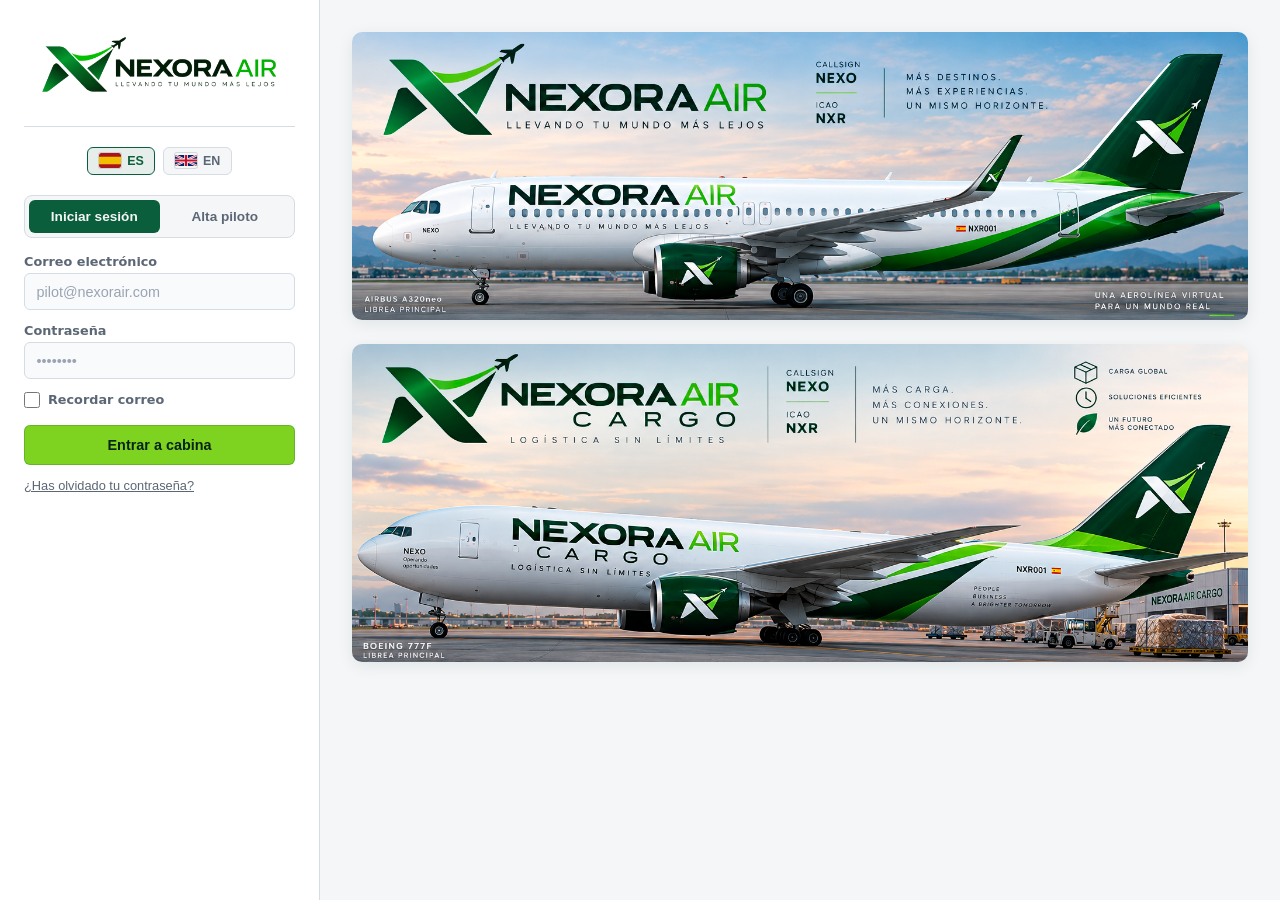
<file: index.html>
<!DOCTYPE html>
<html lang="es">
<head>
  <meta charset="UTF-8" />
  <meta name="viewport" content="width=device-width, initial-scale=1.0" />
  <title>Nexorair Virtual Airlines | MSFS 2024</title>
  <link rel="stylesheet" href="css/styles.css" />
  <link rel="icon" type="image/png" href="assets/icons/favicon.png" />
</head>
<body>
  <div class="app-layout">
    <!-- Columna izquierda: Menú de usuario -->
    <aside class="sidebar">
      <div class="brand">
        <img src="assets/img/logo_nexora.png" alt="Nexorair Virtual Airlines" class="brand-logo" />
      </div>

      <!-- Selector de idioma debajo de la línea del logo -->
      <div class="lang-switcher" aria-label="Idioma / Language">
        <button type="button" class="lang-btn active" data-lang="es" title="Español">
          <svg width="22" height="15" viewBox="0 0 22 15" aria-hidden="true">
            <rect width="22" height="15" rx="2" fill="#AA151B"/>
            <rect y="3.75" width="22" height="7.5" fill="#F1BF00"/>
          </svg>
          <span>ES</span>
        </button>
        <button type="button" class="lang-btn" data-lang="en" title="English">
          <svg width="22" height="15" viewBox="0 0 60 30" aria-hidden="true">
            <clipPath id="uk-clip"><rect width="60" height="30" rx="4"/></clipPath>
            <g clip-path="url(#uk-clip)">
              <rect width="60" height="30" fill="#012169"/>
              <path d="M0,0 L60,30 M60,0 L0,30" stroke="#fff" stroke-width="6"/>
              <path d="M0,0 L60,30 M60,0 L0,30" stroke="#C8102E" stroke-width="2"/>
              <path d="M30,0 v30 M0,15 h60" stroke="#fff" stroke-width="10"/>
              <path d="M30,0 v30 M0,15 h60" stroke="#C8102E" stroke-width="6"/>
            </g>
          </svg>
          <span>EN</span>
        </button>
      </div>

      <!-- ESTADO 1: Visitante (Login / Registro) -->
      <div id="guest-panel" class="panel">
        <div class="auth-tabs">
          <button type="button" id="tab-login" class="tab-btn active" data-i18n="tab_login">Iniciar sesión</button>
          <button type="button" id="tab-register" class="tab-btn" data-i18n="tab_register">Alta piloto</button>
        </div>

        <!-- Formulario Login -->
        <form id="login-form" class="auth-form">
          <label>
            <span data-i18n="label_email">Correo electrónico</span>
            <input
              type="email"
              id="login-email"
              autocomplete="email"
              required
              placeholder="pilot@nexorair.com"
            />
          </label>
          <label>
            <span data-i18n="label_password">Contraseña</span>
            <input
              type="password"
              id="login-password"
              autocomplete="current-password"
              required
              placeholder="••••••••"
            />
          </label>
          <label class="checkbox-label">
            <input type="checkbox" id="remember-email" />
            <span data-i18n="label_remember_email">Recordar correo</span>
          </label>
          <button type="submit" class="btn-primary" data-i18n="btn_login">Entrar a cabina</button>
          <button type="button" id="forgot-password-btn" class="btn-link" data-i18n="btn_forgot">¿Has olvidado tu contraseña?</button>
        </form>

        <!-- Formulario Registro -->
        <form id="register-form" class="auth-form hidden">
          <label>
            <span data-i18n="label_fullname">Nombre completo *</span>
            <input type="text" id="reg-fullname" required data-i18n-placeholder="ph_fullname" placeholder="Carlos Mendoza" />
          </label>
          <label>
            <span data-i18n="label_callsign">Callsign</span>
            <input type="text" id="reg-callsign" placeholder="NXR102" maxlength="9" />
          </label>
          <label>
            <span data-i18n="label_email_req">Correo electrónico *</span>
            <input type="email" id="reg-email" required placeholder="pilot@nexorair.com" />
          </label>
          <label>
            <span data-i18n="label_password_req">Contraseña *</span>
            <input type="password" id="reg-password" required minlength="6" data-i18n-placeholder="ph_password_min" placeholder="Mínimo 6 caracteres" />
          </label>
          <label>
            <span data-i18n="label_simbrief">SimBrief ID (opcional)</span>
            <input type="text" id="reg-simbrief" inputmode="numeric" placeholder="123456" />
          </label>
          <label>
            <span data-i18n="label_vatsim">VATSIM ID</span>
            <input type="text" id="reg-vatsim" inputmode="numeric" placeholder="1548920" />
          </label>
          <label>
            <span data-i18n="label_ivao">IVAO ID</span>
            <input type="text" id="reg-ivao" inputmode="numeric" placeholder="642190" />
          </label>
          <button type="submit" class="btn-primary" data-i18n="btn_register">Solicitar alta</button>
        </form>

        <p id="auth-message" class="auth-message" role="alert"></p>
      </div>

      <!-- ESTADO 2: Piloto conectado -->
      <div id="user-panel" class="panel hidden">
        <div class="pilot-card">
          <div class="pilot-header">
            <span id="pilot-callsign" class="callsign-badge">NXR---</span>
            <span id="pilot-role" class="role-badge">pilot</span>
          </div>
          <h2 id="pilot-name">Cargando...</h2>
          <p id="pilot-rank" class="pilot-rank">Cadet</p>
          <div class="pilot-stats">
            <div>
              <strong id="pilot-hours">0.00</strong>
              <span data-i18n="stat_hours">Horas</span>
            </div>
            <div>
              <strong id="pilot-flights">0</strong>
              <span data-i18n="stat_flights">Vuelos</span>
            </div>
          </div>
        </div>

        <nav class="side-nav">
          <a href="#" class="nav-item active" data-i18n="nav_dashboard">Panel principal</a>
          <a href="#" class="nav-item" data-i18n="nav_fleet">Flota</a>
          <a href="#" class="nav-item" data-i18n="nav_routes">Rutas</a>
          <a href="#" class="nav-item" data-i18n="nav_pirep">Enviar PIREP</a>
          <a href="#" class="nav-item" data-i18n="nav_profile">Mi perfil</a>
          <a href="#" id="nav-admin" class="nav-item admin-link hidden" data-i18n="nav_admin">Administración</a>
        </nav>

        <button type="button" id="logout-btn" class="btn-secondary" data-i18n="btn_logout">Cerrar sesión</button>
      </div>
    </aside>

    <!-- Área principal -->
    <main class="main-content">
      <!-- Vista 1: Panel principal -->
      <section id="view-dashboard" class="content-view">
        <div class="showcase-banners">
          <img src="assets/img/banner3.png" alt="Nexorair Virtual Airlines" class="brand-image" />
          <img src="assets/img/banner31.png" alt="Nexorair Virtual Airlines" class="brand-image" />
        </div>
      </section>

      <!-- Vista 2: Mi perfil -->
      <section id="view-profile" class="content-view hidden">
        <div class="profile-card-panel">
          <div class="profile-panel-header">
            <div>
              <h2 data-i18n="profile_title">Mi perfil de piloto</h2>
              <p data-i18n="profile_subtitle">Actualiza tus identificadores de red y aeropuerto base para MSFS 2024.</p>
            </div>
            <div class="profile-meta-badges">
              <span id="profile-readonly-callsign" class="callsign-badge">NXR---</span>
              <span id="profile-readonly-rank" class="rank-pill">Cadet</span>
            </div>
          </div>

          <form id="profile-form" class="profile-form">
            <div class="form-grid">
              <label>
                <span data-i18n="profile_label_fullname">Nombre completo *</span>
                <input type="text" id="prof-fullname" required />
              </label>

              <label>
                <span data-i18n="profile_label_hub">Hub base (ICAO)</span>
                <input type="text" id="prof-hub" maxlength="4" placeholder="LEBL" style="text-transform: uppercase;" />
              </label>

              <label>
                <span data-i18n="profile_label_simbrief">SimBrief ID</span>
                <input type="text" id="prof-simbrief" inputmode="numeric" placeholder="123456" />
              </label>

              <label>
                <span data-i18n="profile_label_vatsim">VATSIM ID</span>
                <input type="text" id="prof-vatsim" inputmode="numeric" placeholder="1548920" />
              </label>

              <label>
                <span data-i18n="profile_label_ivao">IVAO ID</span>
                <input type="text" id="prof-ivao" inputmode="numeric" placeholder="642190" />
              </label>
            </div>

            <div class="profile-actions">
              <button type="submit" id="save-profile-btn" class="btn-primary" data-i18n="profile_btn_save">Guardar cambios</button>
              <p id="profile-message" class="auth-message" role="status"></p>
            </div>
          </form>
        </div>
      </section>

      <!-- Vista 3: Secciones futuras -->
      <section id="view-coming-soon" class="content-view hidden">
        <div class="placeholder-box">
          <h2 id="coming-soon-heading" data-i18n="coming_soon_title">Sección en preparación</h2>
          <p data-i18n="coming_soon_desc">Estamos construyendo este módulo para Nexorair MSFS 2024.</p>
        </div>
      </section>
    </main>
  </div>

  <script type="module" src="js/main.js"></script>
</body>
</html>
</file>
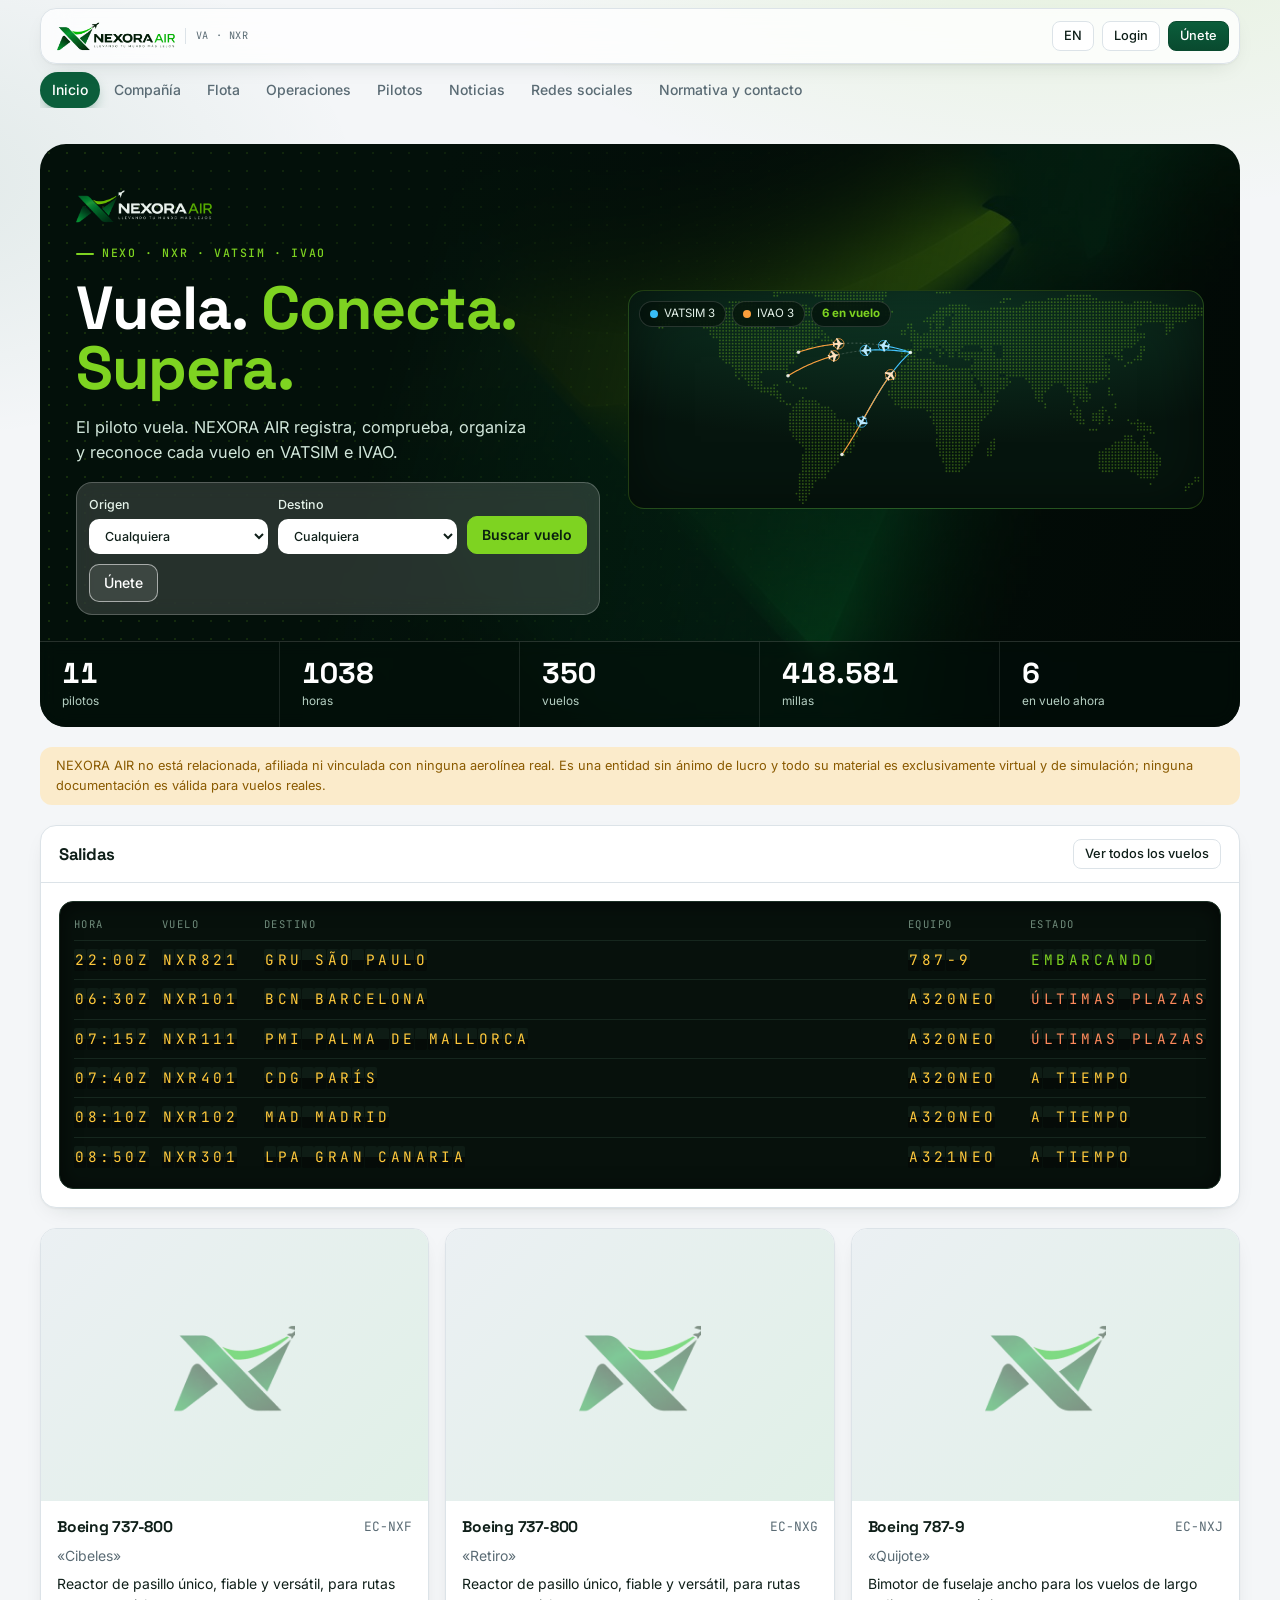
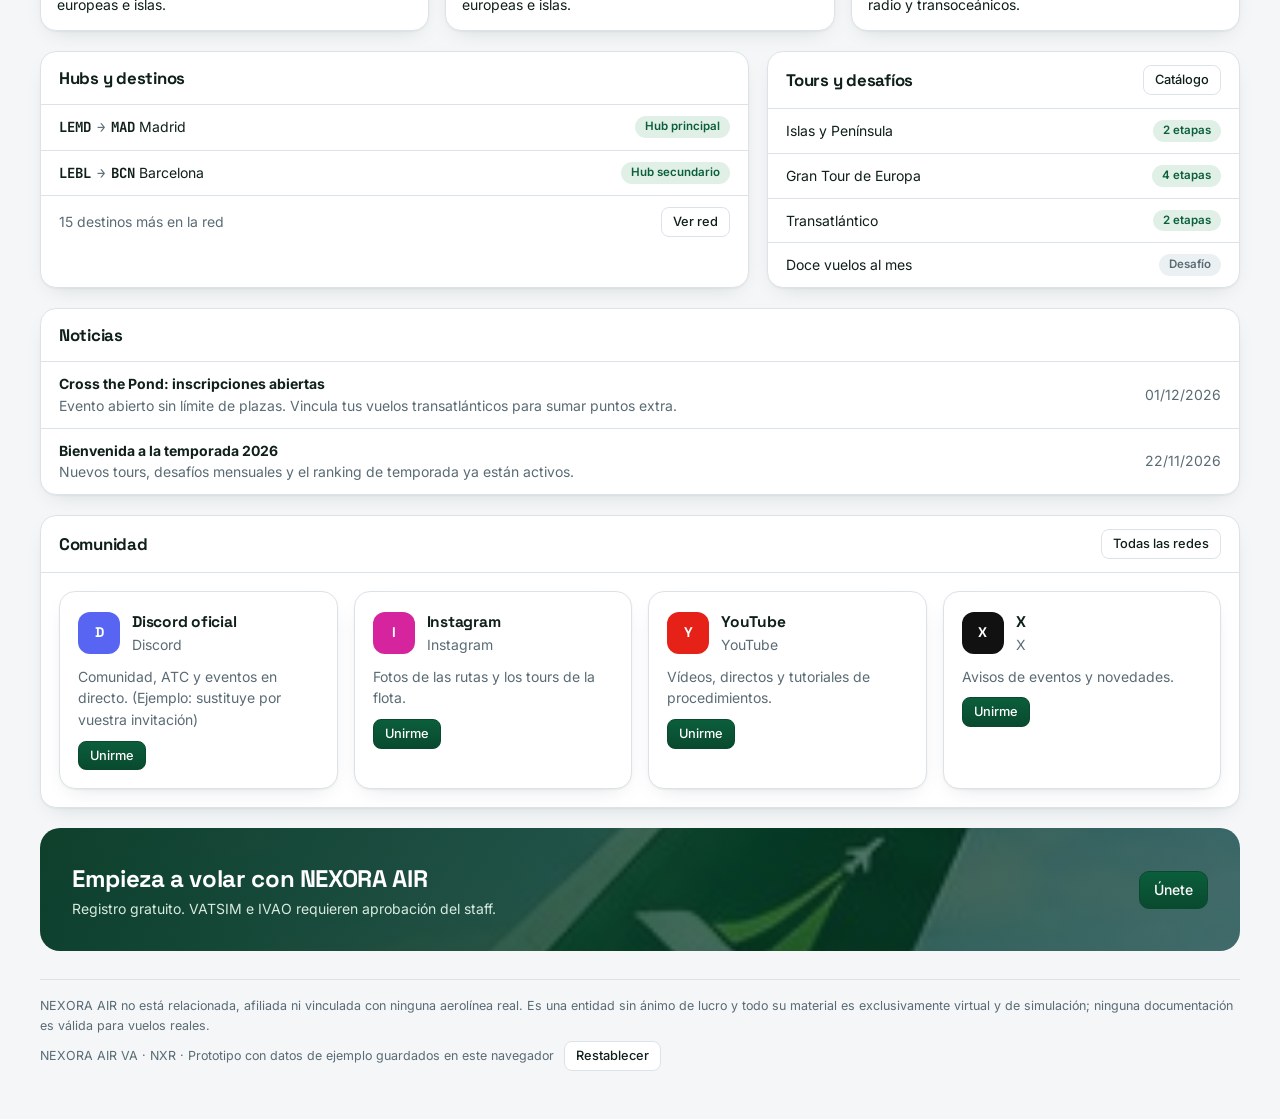
<file: plataforma/index.html>
<!doctype html><html lang="es"><head><meta charset="utf-8"><meta name="viewport" content="width=device-width,initial-scale=1,viewport-fit=cover"><script src="config.js"></script></head><body>
<title>NEXORA AIR</title>
<meta name="claude:viewport-fit-sides" content="cover">
<link rel="stylesheet" href="https://fonts.googleapis.com/css2?family=Inter:wght@400;500;600&family=JetBrains+Mono:wght@400;500&family=Space+Grotesk:wght@500;600;700&display=swap">
<style>
/* Concept: modern airline site built from the NEXORA livery board. Cloud-white ground, floating glass header, photographic hero in deep green, soft rounded cards. Lime appears only on dark green or as small accents. */
:root{
  --bg:#F4F6F8; --surface:#fff; --surface2:#EBF0F3; --fg:#0F1F19; --muted:#5A6B74; --line:#DCE3E8;
  --brand:#0B5E3B; --brand2:#094A2F; --brand-fg:#fff; --lime:#7ED321; --lime-ink:#4E9A0E; --gray:#9AA4B2; --soft:#E0F0E7; --hero:#073B26;
  --good:#1B7F3C; --good-s:#DFF2E3; --warn:#8A5A00; --warn-s:#FBEBCB; --bad:#B3261E; --bad-s:#FBE0DD;
  --glass:rgba(255,255,255,.78); --shadow:0 1px 2px rgba(10,40,28,.05),0 8px 24px -12px rgba(10,40,28,.18);
  --display:'Space Grotesk',system-ui,sans-serif; --body:'Inter',system-ui,sans-serif; --mono:'JetBrains Mono',ui-monospace,Menlo,monospace}
@media (prefers-color-scheme: dark){:root:not([data-theme="light"]){
  --bg:#08110D; --surface:#0F1D17; --surface2:#15261E; --fg:#E7F0EB; --muted:#92A69B; --line:#21362B;
  --brand:#7ED321; --brand2:#6BBE16; --brand-fg:#08200F; --lime-ink:#7ED321; --soft:#143321; --hero:#07281B;
  --good:#62D17F; --good-s:#143221; --warn:#E8B04A; --warn-s:#3A2E12; --bad:#F08A82; --bad-s:#3F1D1B;
  --glass:rgba(15,29,23,.78); --shadow:0 1px 2px rgba(0,0,0,.3),0 8px 24px -12px rgba(0,0,0,.6);color-scheme:dark}}
:root[data-theme="dark"]{
  --bg:#08110D; --surface:#0F1D17; --surface2:#15261E; --fg:#E7F0EB; --muted:#92A69B; --line:#21362B;
  --brand:#7ED321; --brand2:#6BBE16; --brand-fg:#08200F; --lime-ink:#7ED321; --soft:#143321; --hero:#07281B;
  --good:#62D17F; --good-s:#143221; --warn:#E8B04A; --warn-s:#3A2E12; --bad:#F08A82; --bad-s:#3F1D1B;
  --glass:rgba(15,29,23,.78); --shadow:0 1px 2px rgba(0,0,0,.3),0 8px 24px -12px rgba(0,0,0,.6);color-scheme:dark}
*{box-sizing:border-box}
body{background:var(--bg);color:var(--fg);font-family:var(--body);font-size:14px;line-height:1.55;
  padding-left:max(16px,env(safe-area-inset-left,0px));padding-right:max(16px,env(safe-area-inset-right,0px));padding-block:0 40px}
body::before{content:"";position:fixed;inset:0 0 auto;height:env(safe-area-inset-top,0px);z-index:10;background:var(--bg)}
h1,h2,h3{font-family:var(--display);margin:0;text-wrap:balance;letter-spacing:-.015em}
h1{font-size:1.85rem;line-height:1.1}h2{font-size:1.05rem}h3{font-size:.97rem}p{margin:0}
a{color:var(--brand)}.mono{font-family:var(--mono);font-size:.92em}.muted{color:var(--muted)}.nw{white-space:nowrap}
.wrap{max-width:1200px;margin:0 auto;min-width:0}
.top{position:sticky;top:calc(env(safe-area-inset-top,0px) + 8px);z-index:9;margin-top:8px;display:flex;align-items:center;justify-content:space-between;gap:8px 16px;flex-wrap:wrap;padding:8px 10px 8px 16px;background:var(--glass);backdrop-filter:blur(14px);-webkit-backdrop-filter:blur(14px);border:1px solid var(--line);border-radius:16px;box-shadow:var(--shadow)}
.brand{display:flex;align-items:center;gap:10px;text-decoration:none;color:var(--fg)}
.brand .wm{font-family:var(--display);font-weight:700;font-size:1.2rem;letter-spacing:.01em;line-height:1}.brand .wm i{font-style:normal;color:var(--lime-ink)}
.brand small{font-family:var(--mono);font-size:.64rem;color:var(--muted);letter-spacing:.06em;border-left:1px solid var(--line);padding-left:10px}
.nav{display:flex;gap:2px;overflow-x:auto;scrollbar-width:none;max-width:100%}
.nav a{white-space:nowrap;padding:7px 12px;border-radius:99px;color:var(--muted);text-decoration:none;font-weight:500}
.nav a:hover{color:var(--fg);background:var(--surface2)}.nav a[aria-current="page"]{color:var(--brand-fg);background:var(--brand)}
.tools{display:flex;gap:8px;align-items:center;flex-wrap:wrap}
.hero{position:relative;overflow:hidden;border-radius:24px;margin-top:16px;color:#fff;background:var(--hero);padding:44px 36px 0;display:flex;flex-direction:column;gap:18px}
.hero .strip{margin:6px -36px 0;aspect-ratio:1536/258;background:linear-gradient(180deg,var(--hero) 0,rgba(7,59,38,0) 42%),url(img/livery.jpg) center/cover}
.hero h1{font-size:clamp(2.2rem,5.2vw,3.6rem);line-height:1.02;max-width:16ch}.hero .lime{color:var(--lime)}.hero p{max-width:50ch;color:#D8EBE0;font-size:1.02rem}
.hero .eyebrow{color:var(--lime)}
.search{display:flex;flex-wrap:wrap;gap:10px;align-items:flex-end;background:rgba(255,255,255,.14);backdrop-filter:blur(10px);-webkit-backdrop-filter:blur(10px);border:1px solid rgba(255,255,255,.22);padding:12px;border-radius:16px;max-width:720px}
.search label{color:#E5F3EA;flex:1 1 150px}.search select,.search input{background:#fff;color:#0F1F19;border-color:transparent}
.eyebrow{font-family:var(--mono);font-size:.72rem;letter-spacing:.14em;text-transform:uppercase;color:var(--lime-ink);font-weight:500}
.legal{background:var(--warn-s);color:var(--warn);border-radius:12px;padding:9px 16px;font-size:.8rem}
main{display:flex;flex-direction:column;gap:20px;padding-top:20px;min-width:0;animation:in .35s ease both}
@keyframes in{from{opacity:0;transform:translateY(6px)}to{opacity:1;transform:none}}
.head{display:flex;flex-wrap:wrap;align-items:flex-end;justify-content:space-between;gap:8px 16px}.head p{color:var(--muted);max-width:64ch;margin-top:4px}
.card{background:var(--surface);border:1px solid var(--line);border-radius:16px;min-width:0;box-shadow:var(--shadow);overflow:hidden}
.card>header{display:flex;align-items:center;justify-content:space-between;gap:8px;padding:13px 18px;border-bottom:1px solid var(--line);flex-wrap:wrap}
.pad{padding:18px}.stack{display:flex;flex-direction:column;gap:10px}
.grid{display:grid;gap:16px;grid-template-columns:repeat(auto-fit,minmax(min(100%,270px),1fr))}.grid>*{min-width:0}
.cols{display:grid;gap:18px;grid-template-columns:minmax(0,1.5fr) minmax(0,1fr)}
@media(max-width:820px){.cols{grid-template-columns:minmax(0,1fr)}.hero{padding:28px 20px 0}.hero .strip{margin:6px -20px 0}}
.shell{display:grid;grid-template-columns:200px minmax(0,1fr);gap:24px;padding-top:18px}
.side{display:flex;flex-direction:column;gap:2px;align-self:start;position:sticky;top:calc(env(safe-area-inset-top,0px) + 84px)}
.side h4{margin:14px 0 4px 10px;font-size:.66rem;text-transform:uppercase;letter-spacing:.12em;color:var(--muted);font-weight:600}.side h4:first-child{margin-top:0}
.side a{padding:7px 12px;border-radius:10px;color:var(--fg);text-decoration:none}
.side a:hover{background:var(--surface2)}.side a[aria-current="page"]{background:var(--brand);color:var(--brand-fg);font-weight:600}
@media(max-width:860px){.shell{grid-template-columns:minmax(0,1fr);gap:10px}.side{position:static;flex-direction:row;overflow-x:auto;gap:4px;align-items:center}.side h4{display:none}.side a{white-space:nowrap}}
.scroll{overflow-x:auto}
table{width:100%;border-collapse:collapse;font-size:.87rem}
th{font-size:.66rem;text-transform:uppercase;letter-spacing:.1em;color:var(--muted);font-weight:600;text-align:left;padding:10px 16px;white-space:nowrap;background:var(--surface2)}
td{padding:11px 16px;border-top:1px solid var(--line);vertical-align:middle}
tbody tr:hover td{background:color-mix(in srgb,var(--soft) 45%,transparent)}
.num{text-align:right;font-variant-numeric:tabular-nums}tr.me td{background:var(--soft)}
.empty{padding:26px 16px;color:var(--muted);text-align:center}
.btn{font:inherit;font-weight:500;border:1px solid var(--line);background:var(--surface);color:var(--fg);padding:7px 14px;border-radius:10px;cursor:pointer;white-space:nowrap;text-decoration:none;display:inline-block;transition:transform .12s,border-color .12s,background .12s}
.btn:hover{border-color:var(--muted);transform:translateY(-1px)}
.btn.pri{background:linear-gradient(180deg,var(--brand),var(--brand2));border-color:var(--brand2);color:var(--brand-fg)}
.btn.lime{background:var(--lime);border-color:var(--lime);color:#0A1F10;font-weight:600}
.btn.ghost{background:rgba(255,255,255,.1);color:#fff;border-color:rgba(255,255,255,.55)}
.btn.good{color:var(--good);border-color:var(--good)}.btn.bad{color:var(--bad);border-color:var(--bad)}.btn.sm{padding:4px 11px;font-size:.8rem;border-radius:8px}
.btn:disabled{opacity:.5;cursor:not-allowed;transform:none}:focus-visible{outline:2px solid var(--brand);outline-offset:2px}
.pill{display:inline-block;font-size:.72rem;font-weight:600;border-radius:99px;padding:2px 10px;background:var(--surface2);color:var(--muted);white-space:nowrap}
.pill.good{background:var(--good-s);color:var(--good)}.pill.warn{background:var(--warn-s);color:var(--warn)}.pill.bad{background:var(--bad-s);color:var(--bad)}.pill.acc{background:var(--soft);color:var(--brand)}
label{display:flex;flex-direction:column;gap:5px;font-size:.78rem;color:var(--muted);font-weight:500;min-width:0}
input,select,textarea{font:inherit;color:var(--fg);background:var(--surface);border:1px solid var(--line);border-radius:10px;padding:8px 11px;min-width:0;width:100%}
input[type=checkbox]{width:auto}textarea{min-height:76px;resize:vertical}
.form{display:grid;gap:12px;grid-template-columns:repeat(auto-fit,minmax(min(100%,170px),1fr))}.form .full{grid-column:1/-1}
.filters{display:grid;gap:10px;grid-template-columns:repeat(auto-fit,minmax(min(100%,140px),1fr));padding:16px}
.err{color:var(--bad);font-size:.82rem}
.bar{height:8px;border-radius:99px;background:var(--surface2);overflow:hidden}.bar i{display:block;height:100%;background:linear-gradient(90deg,var(--brand),var(--lime));border-radius:99px}
.tiles{display:flex;flex-wrap:wrap}.tiles>div{flex:1 1 140px;padding:18px 20px;border-right:1px solid var(--line)}.tiles>div:last-child{border:0}
.tiles b{display:block;font-family:var(--display);font-size:1.9rem;font-variant-numeric:tabular-nums;line-height:1.1}.tiles span{font-size:.75rem;color:var(--muted)}
.list>div{display:flex;align-items:center;justify-content:space-between;gap:10px;padding:11px 18px;border-top:1px solid var(--line);flex-wrap:wrap}.list>div:first-child{border-top:0}
.route{display:inline-flex;align-items:center;gap:6px;white-space:nowrap;font-family:var(--mono)}.route i{font-style:normal;color:var(--muted)}
.steps{display:flex;flex-wrap:wrap;gap:6px}.steps span{padding:5px 12px;border-radius:99px;background:var(--surface2);color:var(--muted);font-size:.78rem;font-weight:500}
.steps span.done{background:var(--soft);color:var(--brand)}.steps span.now{background:var(--brand);color:var(--brand-fg)}.steps span.rev{background:var(--warn-s);color:var(--warn)}
.seg{display:inline-flex;border:1px solid var(--line);border-radius:10px;overflow:hidden;flex-wrap:wrap}
.seg button{font:inherit;border:0;background:var(--surface);color:var(--muted);padding:6px 13px;cursor:pointer}.seg button[aria-pressed=true]{background:var(--brand);color:var(--brand-fg)}
.bg{position:fixed;inset:0;background:rgba(4,12,8,.6);backdrop-filter:blur(3px);z-index:20;display:flex;align-items:center;justify-content:center;padding:16px}
.modal{background:var(--surface);border:1px solid var(--line);border-radius:18px;width:100%;max-width:560px;max-height:100%;overflow:auto}
.modal>header{padding:14px 18px;border-bottom:1px solid var(--line);display:flex;justify-content:space-between;align-items:center;gap:8px}
.toast{position:fixed;left:50%;transform:translateX(-50%);bottom:calc(20px + env(safe-area-inset-bottom,0px));background:var(--fg);color:var(--bg);padding:10px 18px;border-radius:12px;z-index:30;max-width:calc(100% - 32px);text-align:center}
.cert{border:3px double var(--brand);padding:22px;text-align:center;display:flex;flex-direction:column;gap:8px;margin:16px;border-radius:6px}
.foot{margin-top:28px;padding-top:16px;border-top:1px solid var(--line);color:var(--muted);font-size:.78rem;display:flex;flex-wrap:wrap;gap:6px 18px;justify-content:space-between}
.ph{aspect-ratio:16/9;background:linear-gradient(135deg,var(--surface2),var(--soft));display:flex;align-items:center;justify-content:center;color:var(--gray)}
.fc{padding:0;display:flex;flex-direction:column}.fc .im{aspect-ratio:16/9;width:100%;object-fit:cover;display:block;background:var(--surface2)}.fc .in{padding:14px 16px;display:flex;flex-direction:column;gap:6px}
.gal{display:grid;grid-template-columns:repeat(auto-fill,minmax(130px,1fr));gap:8px;padding:12px}.gal img{width:100%;aspect-ratio:4/3;object-fit:cover;border-radius:10px;display:block}
.gal .g{position:relative}.gal .g button{position:absolute;top:4px;right:4px}
.cta{border-radius:20px;color:#fff;padding:32px;background:linear-gradient(100deg,rgba(7,59,38,.96),rgba(7,59,38,.6)),url(img/winglet.jpg) right/cover,var(--hero);display:flex;justify-content:space-between;align-items:center;gap:16px;flex-wrap:wrap}
.cta p{color:#D8EBE0}
.chips{display:flex;flex-wrap:wrap;gap:6px}.chip{display:inline-flex;align-items:center;gap:6px;background:var(--soft);color:var(--brand);border-radius:99px;padding:3px 6px 3px 12px;font-family:var(--mono);font-size:.78rem}
.chip button{border:0;background:rgba(0,0,0,.08);color:inherit;border-radius:50%;width:18px;height:18px;line-height:16px;cursor:pointer;padding:0}
.stage{border:1px dashed var(--line);border-radius:14px;padding:14px;display:flex;flex-direction:column;gap:10px}
.addr{display:flex;gap:8px;flex-wrap:wrap;align-items:flex-end}.addr label{flex:1 1 110px}
.pager{display:flex;justify-content:space-between;align-items:center;gap:8px;padding:12px 16px;border-top:1px solid var(--line);flex-wrap:wrap}
.foot .btn{margin-left:6px}

/* ---- marca: logos, ambiente ---- */
.brand img{width:auto}.lg.lg-d{display:none}.brand .lg.lg-l{display:block}
@media (prefers-color-scheme: dark){:root:not([data-theme="light"]) .lg.lg-l{display:none}:root:not([data-theme="light"]) .brand .lg.lg-d{display:block}}
:root[data-theme="dark"] .lg.lg-l{display:none}:root[data-theme="dark"] .brand .lg.lg-d{display:block}
body{background-image:radial-gradient(900px 420px at 85% -80px,color-mix(in srgb,var(--lime) 13%,transparent),transparent 70%),radial-gradient(700px 380px at -10% 20%,color-mix(in srgb,var(--brand) 9%,transparent),transparent 70%);background-attachment:fixed}
.eyebrow::before{content:"";display:inline-block;width:18px;height:2px;background:var(--lime);vertical-align:middle;margin-right:8px;border-radius:2px}
.head h1::after{content:"";display:block;width:44px;height:4px;border-radius:4px;margin-top:8px;background:linear-gradient(90deg,var(--brand),var(--lime))}
.card{transition:transform .18s,box-shadow .18s}.grid>.card:hover{transform:translateY(-2px)}
.tiles b{background:linear-gradient(120deg,var(--fg),var(--brand));-webkit-background-clip:text;background-clip:text;color:transparent}
.side a[aria-current="page"]{box-shadow:inset 3px 0 0 var(--lime)}
.nav a[aria-current="page"]{box-shadow:0 6px 16px -8px var(--brand)}
.tabs{display:flex;gap:2px;overflow-x:auto;scrollbar-width:none;border-bottom:1px solid var(--line);margin-bottom:-4px}
.tabs a{white-space:nowrap;padding:9px 16px;color:var(--muted);text-decoration:none;font-weight:500;border-radius:10px 10px 0 0}
.tabs a:hover{color:var(--fg);background:var(--surface2)}.tabs a[aria-selected="true"]{color:var(--brand);box-shadow:inset 0 -3px var(--lime);font-weight:600}
/* ---- portada ---- */
.hero2{position:relative;overflow:hidden;border-radius:26px;margin-top:16px;color:#fff;background:linear-gradient(105deg,#03100A 30%,rgba(3,16,10,.55) 100%),url(img/hero-x.jpg) right center/cover,#03100A;isolation:isolate}
.hero2::before{content:"";position:absolute;inset:0;z-index:-1;background-image:radial-gradient(rgba(126,211,33,.16) 1px,transparent 1.4px);background-size:18px 18px;mask-image:linear-gradient(90deg,#000,transparent 70%);-webkit-mask-image:linear-gradient(90deg,#000,transparent 70%)}
.h2-in{display:grid;grid-template-columns:minmax(0,1fr) minmax(0,1.1fr);gap:28px;padding:40px 36px 26px;align-items:center}
.h2-txt{display:flex;flex-direction:column;gap:16px;align-items:flex-start;min-width:0}.h2-txt .search{width:100%}
.hero2 h1{font-size:clamp(2.3rem,5vw,3.8rem);line-height:1;max-width:14ch}.hero2 h1 .lime{color:var(--lime)}.hero2 p{color:#D1E6DA;max-width:46ch;font-size:1.02rem}.hero2 .eyebrow{color:var(--lime)}
.h2-map{min-width:0}
.h2-stats{display:grid;grid-template-columns:repeat(auto-fit,minmax(130px,1fr));border-top:1px solid rgba(255,255,255,.14);background:rgba(3,16,10,.55);backdrop-filter:blur(8px);-webkit-backdrop-filter:blur(8px)}
.h2-stats>div{padding:16px 22px;border-right:1px solid rgba(255,255,255,.1)}.h2-stats>div:last-child{border:0}
.h2-stats b{display:block;font-family:var(--display);font-size:1.8rem;line-height:1.1;font-variant-numeric:tabular-nums}.h2-stats span{font-size:.74rem;color:#B5CFC2}
@media(max-width:900px){.h2-in{grid-template-columns:minmax(0,1fr);padding:26px 20px 18px}}
/* ---- mapa en vivo ---- */
.lmap{position:relative;border-radius:16px;overflow:hidden;background:radial-gradient(120% 100% at 50% 0,#0F3A27 0,#06150E 70%);border:1px solid rgba(126,211,33,.22);box-shadow:inset 0 0 60px rgba(0,0,0,.45)}
.lmap svg{display:block;width:100%;height:auto;aspect-ratio:360/136}
.lmap .dots{fill:none;stroke:rgba(126,211,33,.34);stroke-width:1.15;stroke-linecap:round}
.lmap .rt{fill:none;stroke:rgba(255,255,255,.22);stroke-width:.35;stroke-dasharray:1.2 1.4}.lmap .tr{fill:none;stroke:rgba(126,211,33,.35);stroke-width:.4}
.lmap .fl{fill:none;stroke-width:.7;stroke-linecap:round}.lmap .fl.VATSIM{stroke:#38BDF8}.lmap .fl.IVAO{stroke:#FB9F3C}
.lmap .ap{fill:#fff;opacity:.85}
.lmap .pl path{fill:#fff}.lmap .pl.VATSIM{color:#38BDF8}.lmap .pl.IVAO{color:#FB9F3C}.lmap .pl.VATSIM path{fill:#B8E8FF}.lmap .pl.IVAO path{fill:#FFE0BD}
.lmap .ring{fill:none;stroke:currentColor;stroke-width:.5;transform-box:fill-box;transform-origin:center;animation:ping 2.2s ease-out infinite}
@keyframes ping{from{transform:scale(.4);opacity:.95}to{transform:scale(2.2);opacity:0}}
.lm-leg{position:absolute;left:10px;top:10px;z-index:2;display:flex;gap:6px;flex-wrap:wrap;align-items:center;font-size:.72rem;color:#E4F2EA}
.lm-leg>*{background:rgba(3,16,10,.72);border:1px solid rgba(255,255,255,.14);border-radius:99px;padding:3px 10px;display:inline-flex;align-items:center;gap:6px;backdrop-filter:blur(6px);-webkit-backdrop-filter:blur(6px)}
.lm-leg i{width:8px;height:8px;border-radius:50%;display:inline-block}.lm-leg i.VATSIM{background:#38BDF8}.lm-leg i.IVAO{background:#FB9F3C}.lm-leg b{color:var(--lime)}
.pill.net.VATSIM{background:rgba(56,189,248,.16);color:#0A74A3}.pill.net.IVAO{background:rgba(251,159,60,.2);color:#9A5200}
@media (prefers-color-scheme: dark){:root:not([data-theme="light"]) .pill.net.VATSIM{color:#7DD3FC}:root:not([data-theme="light"]) .pill.net.IVAO{color:#FDBA74}}
:root[data-theme="dark"] .pill.net.VATSIM{color:#7DD3FC}:root[data-theme="dark"] .pill.net.IVAO{color:#FDBA74}
/* ---- panel de salidas (Solari) ---- */
.board{background:#07110C;border-radius:14px;padding:6px 14px 12px;color:#FFC93C;font-family:var(--mono);overflow-x:auto;border:1px solid #1B2F24;box-shadow:inset 0 2px 20px rgba(0,0,0,.6)}
.br{display:grid;grid-template-columns:78px 92px minmax(170px,1fr) 112px 176px;white-space:nowrap;gap:10px;padding:8px 0;border-top:1px solid #16271E;font-size:.9rem;min-width:700px;letter-spacing:.04em}
.br.bh{border:0;color:#6F8B7B;font-size:.66rem;text-transform:uppercase;letter-spacing:.14em}
.br span i{display:inline-block;font-style:normal;min-width:.62em;text-align:center;animation:flip .55s both;background:linear-gradient(180deg,#0E1C15 49%,#050B08 50%);margin-right:1px;padding:0 1px;border-radius:2px}
.br.bh span{color:#6F8B7B}.br span.bd{color:#7ED321}.br span.ls{color:#FF8A5C}
@keyframes flip{0%{transform:rotateX(90deg);opacity:0}60%{transform:rotateX(-12deg);opacity:1}100%{transform:none}}
/* ---- tarjeta de embarque ---- */
.bp{display:grid;grid-template-columns:minmax(0,1fr) 190px;background:var(--surface);border:1px solid var(--line);border-radius:18px;box-shadow:var(--shadow);position:relative;overflow:hidden}
.bpm{padding:0 0 14px;min-width:0}
.bpt{display:flex;justify-content:space-between;align-items:center;gap:8px;flex-wrap:wrap;padding:10px 18px;background:linear-gradient(100deg,var(--hero),#0B5E3B);color:#fff}
.bpb{font-family:var(--mono);font-size:.68rem;letter-spacing:.12em;display:inline-flex;align-items:center;gap:8px}
.bpt .pill{background:rgba(255,255,255,.16);color:#fff}
.bpr{display:flex;align-items:center;gap:14px;padding:16px 18px 6px}.bpr>div:first-child,.bpr>div:last-child{min-width:0}.bpr small{display:block;color:var(--muted);font-size:.74rem;max-width:16ch;overflow:hidden;text-overflow:ellipsis;white-space:nowrap}
.ia{font-family:var(--display);font-size:2.3rem;line-height:1;letter-spacing:.02em}
.bpp{flex:1;display:flex;flex-direction:column;align-items:center;color:var(--brand);min-width:70px}.bpp svg{width:100%;height:18px}.bpp .mono{font-size:.68rem;color:var(--muted);white-space:nowrap}
.bpf{display:flex;flex-wrap:wrap;gap:6px 22px;padding:10px 18px 0}.bpf small{display:block;font-size:.62rem;text-transform:uppercase;letter-spacing:.12em;color:var(--muted)}.bpf b{font-size:.86rem}
.bps{border-left:2px dashed var(--line);padding:16px;display:flex;flex-direction:column;gap:6px;justify-content:center;align-items:flex-start;position:relative;color:var(--fg)}
.bps small{font-size:.64rem;color:var(--muted);text-transform:uppercase;letter-spacing:.1em}.bps b{font-family:var(--mono);font-size:1.02rem}
.bps::before,.bps::after{content:"";position:absolute;left:-11px;width:20px;height:20px;border-radius:50%;background:var(--bg);border:1px solid var(--line)}.bps::before{top:-11px}.bps::after{bottom:-11px}
@media(max-width:640px){.bp{grid-template-columns:minmax(0,1fr)}.bps{border-left:0;border-top:2px dashed var(--line)}.bps::before,.bps::after{top:-11px;bottom:auto}.bps::before{left:-11px}.bps::after{left:auto;right:-11px}.ia{font-size:1.9rem}}
/* ---- tarjeta de piloto ---- */
.pcard{position:relative;overflow:hidden;border-radius:18px;padding:20px;color:#fff;display:flex;flex-direction:column;gap:10px;background:linear-gradient(140deg,#06231A,#0B5E3B 70%,#4E9A0E);box-shadow:var(--shadow);isolation:isolate}
.pcard .wm{position:absolute;right:-26px;bottom:-30px;height:190px;opacity:.14;z-index:-1;filter:grayscale(1) brightness(2)}
.pc-top{display:flex;justify-content:space-between;align-items:center;gap:8px}.pcard .eyebrow{color:var(--lime)}.pcard h2{font-size:1.4rem}.pc-id{color:#BFE3CF;font-size:.8rem}
.pc-rank{display:flex;align-items:baseline;gap:10px;margin-top:6px}.pc-rank b{font-family:var(--display);font-size:1.5rem;color:var(--lime)}.pc-rank span{font-size:.78rem;color:#BFE3CF}
.pcard .bar{background:rgba(255,255,255,.18)}.pcard small{color:#CBE8D8}
.pc-st{display:grid;grid-template-columns:repeat(4,1fr);gap:8px;margin-top:4px}.pc-st div{background:rgba(255,255,255,.1);border-radius:10px;padding:8px 10px}.pc-st b{display:block;font-family:var(--display);font-size:1.1rem;font-variant-numeric:tabular-nums}.pc-st small{font-size:.66rem}
.pcard .pill{background:rgba(255,255,255,.16);color:#fff}
/* ---- varios ---- */
.chk{background:repeating-conic-gradient(var(--surface2) 0 25%,var(--surface) 0 50%) 0 0/16px 16px;border:1px solid var(--line);border-radius:12px;min-height:110px;display:flex;align-items:center;justify-content:center;padding:14px}.chk.dk{background:repeating-conic-gradient(#0B1812 0 25%,#13241B 0 50%) 0 0/16px 16px}
.chk img{max-height:96px;max-width:100%;object-fit:contain}
.permg{display:grid;gap:8px;margin-top:8px}.chk-l{flex-direction:row;align-items:center;gap:8px;color:var(--fg);font-size:.88rem}
.soc-i{width:42px;height:42px;border-radius:12px;color:#fff;font-family:var(--display);font-weight:700;display:inline-flex;align-items:center;justify-content:center;flex:none}
@media(prefers-reduced-motion:reduce){*{transition:none!important;animation:none!important}}
</style>
<div id="app"></div><div id="modal"></div><div id="toast" class="toast" role="status" hidden></div>
<script>
/* ===== util ===== */
const DAY=864e5,H=36e5,MIN=6e4,KEY='nexora-va-v3';
let S={};
const esc=s=>String(s??'').replace(/[&<>"']/g,c=>({'&':'&amp;','<':'&lt;','>':'&gt;','"':'&quot;',"'":'&#39;'}[c]));
const pad=n=>String(n).padStart(2,'0');
const dUTC=ts=>{const d=new Date(ts);return Date.UTC(d.getUTCFullYear(),d.getUTCMonth(),d.getUTCDate())};
const iso=ts=>new Date(ts).toISOString().slice(0,10);
const fz=ts=>{const d=new Date(ts);return pad(d.getUTCHours())+':'+pad(d.getUTCMinutes())+'z'};
const fd=ts=>{const d=new Date(ts);return pad(d.getUTCDate())+'/'+pad(d.getUTCMonth()+1)+'/'+d.getUTCFullYear()};
const fdt=ts=>fd(ts)+' '+fz(ts);
const fh=m=>Math.floor(m/60)+'h '+pad(Math.round(m%60))+'m';
const loc=()=>S.lang==='en'?'en-US':'es-ES';
const nf=n=>Math.round(n).toLocaleString(loc());
const nd=n=>(Math.round(n*10)/10).toLocaleString(loc());
const t=(es,en)=>S.lang==='en'?en:es;
const hs=s=>{let h=7;for(const c of String(s))h=(h*31+c.charCodeAt(0))|0;return Math.abs(h)};
const mul=a=>()=>{a|=0;a=a+0x6D2B79F5|0;let x=Math.imul(a^a>>>15,1|a);x=x+Math.imul(x^x>>>7,61|x)^x;return((x^x>>>14)>>>0)/4294967296};
const uid=p=>p+(++S.seq);

/* ===== static data ===== */
const TYPES={A20N:{mf:'Airbus',n:'A320neo',r:3300,v:440},A21N:{mf:'Airbus',n:'A321neo',r:3800,v:440},B738:{mf:'Boeing',n:'737-800',r:2900,v:435},B789:{mf:'Boeing',n:'787-9',r:7000,v:490},E195:{mf:'Embraer',n:'E195',r:2300,v:420}};
const RANKS=[['Cadete','Cadet',0],['Primer Oficial','First Officer',25],['Capitán','Captain',75],['Capitán Sénior','Senior Captain',150],['Comandante','Commander',300]];
const AP0={LEMD:['MAD','Madrid','ES',40.4936,-3.5668,'Europe/Madrid','primary','Adolfo Suárez Madrid-Barajas'],LEBL:['BCN','Barcelona','ES',41.2971,2.0785,'Europe/Madrid','secondary','Josep Tarradellas Barcelona-El Prat'],
LEPA:['PMI','Palma de Mallorca','ES',39.5517,2.7388,'Europe/Madrid','','Palma de Mallorca'],LEMG:['AGP','Málaga','ES',36.6749,-4.4991,'Europe/Madrid','','Málaga-Costa del Sol'],LEVC:['VLC','Valencia','ES',39.4893,-.4816,'Europe/Madrid','','Valencia'],
LEZL:['SVQ','Sevilla','ES',37.418,-5.8931,'Europe/Madrid','','Sevilla'],GCLP:['LPA','Gran Canaria','ES',27.9319,-15.3866,'Atlantic/Canary','','Gran Canaria'],GCTS:['TFS','Tenerife Sur','ES',28.0445,-16.5725,'Atlantic/Canary','','Tenerife Sur'],
LPPT:['LIS','Lisboa','PT',38.7813,-9.1359,'Europe/Lisbon','','Humberto Delgado'],LFPG:['CDG','París','FR',49.0097,2.5479,'Europe/Paris','','Charles de Gaulle'],EGLL:['LHR','Londres','GB',51.47,-.4543,'Europe/London','','Heathrow'],
EDDF:['FRA','Fráncfort','DE',50.0379,8.5622,'Europe/Berlin','','Frankfurt Main'],EHAM:['AMS','Ámsterdam','NL',52.3086,4.7639,'Europe/Amsterdam','','Schiphol'],LIRF:['FCO','Roma','IT',41.8003,12.2389,'Europe/Rome','','Fiumicino'],
KJFK:['JFK','Nueva York','US',40.6413,-73.7781,'America/New_York','','John F. Kennedy'],KMIA:['MIA','Miami','US',25.7959,-80.287,'America/New_York','','Miami'],SBGR:['GRU','São Paulo','BR',-23.4356,-46.4731,'America/Sao_Paulo','','Guarulhos']};
const FL0=[['101','LEMD','LEBL','06:30','A20N',8],['102','LEBL','LEMD','08:10','A20N',8],['103','LEMD','LEBL','11:45','B738',10],['104','LEBL','LEMD','14:20','B738',6],['105','LEMD','LEBL','18:05','A21N',8],['106','LEBL','LEMD','20:40','A21N',6],
['111','LEMD','LEPA','07:15','A20N',6],['112','LEPA','LEMD','09:30','A20N',6],['113','LEBL','LEPA','12:00','E195',4],['121','LEMD','LEMG','09:00','A21N',8],['122','LEMG','LEMD','11:20','A21N',8],['131','LEMD','LEVC','13:10','E195',5],['132','LEVC','LEMD','15:00','E195',5],
['141','LEMD','LEZL','16:30','E195',5],['142','LEZL','LEMD','18:20','E195',5],['201','LEMD','LPPT','10:10','A20N',6],['202','LPPT','LEMD','12:35','A20N',6],['301','LEMD','GCLP','08:50','A21N',8],['302','GCLP','LEMD','13:40','A21N',8],
['311','LEMD','GCTS','14:55','B738',8],['312','GCTS','LEMD','19:20','B738',8],['401','LEMD','LFPG','07:40','A20N',6],['402','LFPG','LEMD','10:30','A20N',6],['411','LEMD','EGLL','12:15','A21N',8],['412','EGLL','LEMD','15:25','A21N',8],
['421','LEMD','EDDF','09:45','B738',6],['422','EDDF','LEMD','13:05','B738',6],['431','LEMD','LIRF','17:10','A20N',6],['441','LEMD','EHAM','19:00','A21N',6],['442','EHAM','LEMD','21:45','A21N',6],
['801','LEMD','KJFK','10:00','B789',6],['802','KJFK','LEMD','20:30','B789',6],['811','LEMD','KMIA','11:30','B789',6],['812','KMIA','LEMD','17:00','B789',6],['821','LEMD','SBGR','22:00','B789',6],['822','SBGR','LEMD','09:20','B789',6]];
const TOURS0=[
 {id:'isl',n:'Islas y Península',type:'permanent',pts:500,xp:300,badge:'Isleño',stages:[[['LEMD','GCLP'],['LEMD','GCTS']],[['GCLP','LEMD'],['GCTS','LEMD']]]},
 {id:'eur',n:'Gran Tour de Europa',type:'seasonal',pts:800,xp:500,badge:'Europeo',stages:[[['LEMD','LFPG'],['LEMD','EGLL']],[['LFPG','LEMD'],['EGLL','LEMD']],[['LEMD','EDDF'],['LEMD','EHAM']],[['EDDF','LEMD'],['EHAM','LEMD']]]},
 {id:'tra',n:'Transatlántico',type:'recurring',pts:900,xp:600,ac:'B789',badge:'Transoceánico',stages:[[['LEMD','KJFK'],['LEMD','KMIA']],[['KJFK','LEMD'],['KMIA','LEMD']]]},
 {id:'ibe',n:'Ruta Ibérica',type:'temporary',pts:450,xp:250,badge:'Ibérico',stages:[[['LEMD','LEMG'],['LEMD','LEZL']],[['LEMD','LEVC']],[['LEMD','LPPT']],[['LPPT','LEMD']]]}];
let TOURS=TOURS0;
const CHALL=[{id:'c1',n:'Doce vuelos al mes',m:'flights',g:12,per:'month',pts:200,xp:100},{id:'c2',n:'Veinte horas este mes',m:'hours',g:20,per:'month',pts:250,xp:150},
 {id:'c3',n:'25.000 millas de temporada',m:'miles',g:25000,per:'season',pts:600,xp:400},{id:'c4',n:'Doce aeropuertos distintos',m:'airports',g:12,per:'season',pts:400,xp:250}];
const MISS=[{id:'m1',n:'Un vuelo hoy',m:'flights',g:1,per:'day',pts:20,xp:10},{id:'m2',n:'Tres vuelos esta semana',m:'flights',g:3,per:'week',pts:70,xp:40},{id:'m3',n:'Cinco horas esta semana',m:'hours',g:5,per:'week',pts:90,xp:50},
 {id:'m4',n:'Mil millas este mes',m:'miles',g:1000,per:'month',pts:120,xp:60},{id:'m5',n:'Primer vuelo transoceánico',m:'long',g:1,per:'special',pts:200,xp:120}];
const BADGES=[{id:'b1',n:'Primer vuelo',d:'Completa tu primer vuelo.',f:(L)=>L.length>=1},{id:'b2',n:'Diez vuelos',d:'Completa 10 vuelos.',f:L=>L.length>=10},{id:'b3',n:'50 horas',d:'Acumula 50 horas.',f:L=>metric(L,'hours')>=50},
 {id:'b4',n:'Cinco aeropuertos',d:'Visita 5 aeropuertos.',f:L=>metric(L,'airports')>=5},{id:'b5',n:'Tres modelos',d:'Vuela 3 modelos distintos.',f:L=>new Set(L.map(e=>e.type)).size>=3},
 {id:'h1',n:'Noctámbulo',d:'Despega entre 00:00z y 05:00z.',hid:1,f:L=>L.some(e=>new Date(e.depTs).getUTCHours()<5)},{id:'h2',n:'Doblete',d:'Dos vuelos el mismo día.',hid:1,f:L=>new Set(L.map(e=>iso(e.depTs))).size<L.length},
 {id:'h3',n:'Cruce oceánico',d:'Un vuelo de más de 3.000 nm.',hid:1,f:L=>L.some(e=>e.nm>3000)}];
const GALL=['img/livery.jpg','img/front.jpg','img/rear.jpg','img/winglet.jpg','img/engine.jpg','img/top.jpg'];
const DESC={A20N:'Avión de pasillo único de nueva generación, base de la red de corto y medio radio de NEXORA AIR.',A21N:'Versión alargada del A320neo con más capacidad para rutas de alta demanda.',B738:'Reactor de pasillo único, fiable y versátil, para rutas europeas e islas.',B789:'Bimotor de fuselaje ancho para los vuelos de largo radio y transoceánicos.',E195:'Jet regional para rutas cortas y aeropuertos de menor tamaño.'};
const STAFFB=['Fundador','Embajador','Instructor'];
const DOCN={norm:['Normativa','Rules'],terms:['Términos de uso','Terms of Use'],priv:['Política de privacidad','Privacy Policy']};

/* ===== geo / calc ===== */
let APX={},ICX={};
const rebuildIx=()=>{ICX={};Object.keys(S.ap).forEach(k=>ICX[S.ap[k][0]]=k)};
const norm=c=>{c=String(c||'').trim().toUpperCase();return c.length===3&&ICX[c]?ICX[c]:c};
const geo=c=>{c=norm(c);if(S.ap[c])return[S.ap[c][3],S.ap[c][4]];const a=APX[c];return a?[a[0],a[1]]:null};
const apName=c=>{c=norm(c);return S.ap[c]?S.ap[c][1]:APX[c]?APX[c][2]:c};
const apKnown=c=>!!geo(c);
const dist=(a,b)=>{const A=geo(a),B=geo(b);if(!A||!B)return null;const r=x=>x*Math.PI/180,dp=r(B[0]-A[0]),dl=r(B[1]-A[1]);
  const h=Math.sin(dp/2)**2+Math.cos(r(A[0]))*Math.cos(r(B[0]))*Math.sin(dl/2)**2;return Math.round(2*3440.065*Math.asin(Math.sqrt(h)))};
const cmins=(nm,ty)=>Math.round(nm/TYPES[ty].v*60+25);
const win=(p,ts=Date.now())=>{const d=new Date(ts),Y=d.getUTCFullYear(),M=d.getUTCMonth();
  if(p==='day'){const a=dUTC(ts);return[a,a+DAY]}
  if(p==='week'){const a=dUTC(ts)-((d.getUTCDay()+6)%7)*DAY;return[a,a+7*DAY]}
  if(p==='month')return[Date.UTC(Y,M,1),Date.UTC(Y,M+1,1)];
  if(p==='year')return[ts-365*DAY,ts+1];
  if(p==='all')return[0,ts+DAY];
  return[Date.UTC(Y,0,1),Date.UTC(Y+1,0,1)]};
const metric=(L,m)=>m==='flights'?L.length:m==='hours'?L.reduce((a,e)=>a+e.mins,0)/60:m==='miles'?L.reduce((a,e)=>a+e.nm,0):m==='airports'?new Set(L.flatMap(e=>[e.from,e.to])).size:m==='long'?L.filter(e=>e.nm>=3000).length:0;
const inW=(L,w)=>L.filter(e=>e.depTs>=w[0]&&e.depTs<w[1]);
const pilot=id=>S.pilots.find(p=>p.id===id)||{id,name:id,status:'?'};
const me=()=>S.session&&pilot(S.session.id);
const lE=(pid)=>S.log.filter(e=>e.pilot===pid&&e.status==='Completado');
function rankOf(h){let i=0;RANKS.forEach((r,k)=>{if(h>=r[2])i=k});const nx=RANKS[i+1];return{i,n:t(RANKS[i][0],RANKS[i][1]),next:nx?{n:t(nx[0],nx[1]),min:nx[2]}:null,min:RANKS[i][2]}}
function stats(pid){const L=lE(pid),h=metric(L,'hours');const tx=S.tx.filter(x=>x.pilot===pid);const xp=tx.reduce((a,x)=>a+x.xp,0);
  return{L,h,fl:L.length,nm:metric(L,'miles'),pts:tx.reduce((a,x)=>a+x.pts,0),xp,lvl:Math.floor(Math.sqrt(xp/50))+1,rank:rankOf(h)}}
function tourProg(tr,pid){const en=(S.enroll[pid]||{})[tr.id];if(!en)return{en:0,done:false,st:[]};
  const L=lE(pid).filter(e=>e.kind!=='free').sort((a,b)=>a.depTs-b.depTs);let after=en;const st=[];
  for(const s of tr.stages){const e=L.find(x=>x.depTs>after&&s.some(r=>r[0]===x.from&&r[1]===x.to)&&(!tr.ac||x.type===tr.ac));if(!e)break;st.push(e);after=e.depTs}
  return{en,st,done:st.length===tr.stages.length}}

/* ===== state ===== */
function load(){try{const r=localStorage.getItem(KEY);if(r){const s=JSON.parse(r);if(s&&s.v===3)return s}}catch(e){}return null}
function save(){if(CL.on){cloudSaveSoon();return}try{localStorage.setItem(KEY,JSON.stringify(S))}catch(e){if(!save.w){save.w=1;setTimeout(()=>toast('No hay espacio en el navegador: las imágenes grandes no se guardarán.'),0)}}}
function notify(pid,text){S.notes.push({id:uid('N'),to:pid,text,ts:Date.now(),read:false})}
function aud(a,tg){S.audit.push({ts:Date.now(),who:me()?me().name:'sistema',a,tg:tg||''})}
function flightTx(e){const b=80+e.nm/8,f=e.kind==='free';S.tx.push({id:uid('X'),pilot:e.pilot,pts:Math.round(f?b*.3:b),xp:Math.round((e.mins*.5+15)*(f?.5:1)),why:(f?'Charter ':'Vuelo ')+e.no+' '+e.from+'-'+e.to,ref:'fl:'+e.id,ts:e.depTs})}
function addEntry(R,pid,f,depTs,plat,o){const nm=dist(f.from,f.to),mins=cmins(nm,f.type)+Math.round((R()-.4)*6);
  const e=Object.assign({id:uid('L'),pilot:pid,no:'NXR'+f.no,kind:'official',from:f.from,to:f.to,type:f.type,platform:plat,depTs,arrTs:depTs+mins*MIN,mins,nm,status:'Completado',session:'S-'+(hs(pid+depTs)%1e6).toString(36).toUpperCase(),sb:'ok',an:[]},o||{});
  S.log.push(e);if(e.status==='Completado')flightTx(e);return e}
const findF=(a,b)=>S.flights.find(f=>f.from===a&&f.to===b);
const fm=f=>{const[h,m]=f.m.split(':');return(+h)*60+(+m)};
function instances(){const out=[],now=Date.now(),d0=dUTC(now);
  for(let k=0;k<=2;k++)for(const f of S.flights){const ts=d0+k*DAY+fm(f)*MIN;if(ts<now+15*MIN)continue;const id='NXR'+f.no+'-'+iso(ts);
    const nm=dist(f.from,f.to),used=S.res.filter(r=>r.instId===id&&r.status!=='cancelled').length;const booked=Math.min(f.slots,hs(id)%(f.slots+1))+used;
    out.push({id,f,no:'NXR'+f.no,ts,from:f.from,to:f.to,type:f.type,nm,mins:cmins(nm,f.type),slots:f.slots,free:f.slots-booked,blocked:!!f.blocked})}
  return out}
function seed(){
  const now=Date.now(),Y=new Date(now).getUTCFullYear(),R=mul(2026),D=n=>now-n*DAY;
  S={v:3,lang:'es',session:null,seq:100,ap:JSON.parse(JSON.stringify(AP0)),flights:FL0.map(x=>({no:x[0],from:x[1],to:x[2],m:x[3],type:x[4],slots:x[5],blocked:x[0]==='431'})),
   fleet:[['EC-NXA','A20N','Alhambra'],['EC-NXB','A20N','Giralda'],['EC-NXC','A20N','Montjuïc'],['EC-NXD','A21N','Teide'],['EC-NXE','A21N','Sierra Nevada'],['EC-NXF','B738','Cibeles'],['EC-NXG','B738','Retiro'],['EC-NXJ','B789','Quijote'],['EC-NXK','B789','Atlántico'],['EC-NXL','E195','Duero']].map(x=>({reg:x[0],type:x[1],name:x[2],desc:DESC[x[1]],img:x[1]==='A20N'?GALL.slice():[]})),tours:JSON.parse(JSON.stringify(TOURS0)),
   pilots:[],log:[],tx:[],res:[],enroll:{},prefs:{},accept:[],notes:[],audit:[],tickets:[],inc:[],incSeq:{},news:[],groups:[],events:[],cal:[],sec:[],maint:false,ignored:37,delReq:[],revReq:[],att:{},routeCodes:{},
   intg:[['SimBrief','Operativa'],['VATSIM','Operativa'],['IVAO','Degradada'],['Correo electrónico','Operativa'],['Almacenamiento de archivos','Operativa'],['Generación de PDF','Operativa']].map(x=>({n:x[0],st:x[1],ts:now-5*MIN})),
   remarks:{ff:'NEXORA AIR VA | FREE FLIGHT | NXR',flight:'NEXORA AIR VA | NXR | VUELO OFICIAL',tour:'NEXORA AIR VA | NXR | TOUR',event:'NEXORA AIR VA | NXR | EVENTO',special:'NEXORA AIR VA | NXR | ESPECIAL'},
   docs:{norm:{v:'1.0',ts:D(300),text:'Los pilotos vuelan con respeto a la red, a los controladores y a la comunidad. Una cuenta por persona. Los vuelos se reservan antes de realizarse y se completan con la plataforma elegida.'},
    terms:{v:'1.0',ts:D(300),text:'NEXORA AIR VA es un servicio de simulación sin ánimo de lucro. El uso de la plataforma implica aceptar estas condiciones y la normativa vigente.'},
    priv:{v:'1.0',ts:D(300),text:'Tratamos los datos necesarios para operar tu cuenta: identificación, plataformas de vuelo, actividad y comunicaciones. Puedes solicitar la eliminación de tu cuenta desde tu perfil.'}}};
  TOURS=S.tours;rebuildIx();
  const mk=(id,name,k,user,plat,hub,status,ago,x)=>S.pilots.push(Object.assign({id,name,country:k,user,email:user+'@example.com',pass:null,platform:plat,vatsim:plat==='VATSIM'?String(1300000+hs(id)%90000):'',ivao:plat==='IVAO'?String(600000+hs(id)%90000):'',simbrief:String(100000+hs(id)%800000),netOk:true,hub,status,joined:D(ago),fav:[],favT:[],badges:[]},x||{}));
  mk('NX0000','Admin NEXORA','ES','admin','VATSIM','LEMD','Active',400);mk('NX0001','Alex Demo','ES','piloto','VATSIM','LEMD','Active',150);mk('NX0002','Ana Ruiz','ES','ana','VATSIM','LEMD','Active',320);
  mk('NX0003','Jorge Salas','MX','jorge','IVAO','LEBL','Active',280);mk('NX0004','Marta Ibáñez','ES','marta','IVAO','LEMD','Active',200);mk('NX0005','Luca Ferri','IT','luca','VATSIM','LEMD','Active',360);
  mk('NX0006','Pablo Nieto','ES','pablo','VATSIM','LEBL','Active',40);mk('NX0007','Sofía Marín','AR','sofia','IVAO','LEMD','Active',260);mk('NX0008','Iván Costa','PT','ivan','VATSIM','LEMD','Active',120);
  mk('NX0009','Nerea Gil','ES','nerea','IVAO','LEBL','Inactive',300);mk('NX0010','Hugo Lasa','ES','hugo','VATSIM','LEMD','Pending',2,{netOk:false});
  mk('NX0011','Clara Méndez','ES','clara','IVAO','LEMD','Suspended',90,{susp:{reason:'Conducta inadecuada en frecuencia',until:now+10*DAY,ended:false}});mk('NX0012','Tomás Ortega','CL','tomas','VATSIM','LEBL','Active',60);
  const N={NX0002:70,NX0003:34,NX0004:20,NX0005:90,NX0006:8,NX0007:50,NX0008:24,NX0009:5,NX0011:12,NX0012:16,NX0001:12};
  Object.keys(N).forEach(pid=>{const p=pilot(pid),span=pid==='NX0009'?[150,290]:[2,Math.min(280,Math.round((now-p.joined)/DAY)-1)];
    for(let i=0;i<N[pid];i++){const f=S.flights[Math.floor(R()*S.flights.length)];let k=span[0]+Math.floor(R()*(span[1]-span[0]));let ts=dUTC(now)-k*DAY+fm(f)*MIN;if(ts>now-H)ts-=DAY;
      addEntry(R,pid,f,ts,R()<.85?p.platform:(p.platform==='VATSIM'?'IVAO':'VATSIM'))}});
  const tourFor=(pid,tid,ago)=>{const tr=TOURS.find(x=>x.id===tid);S.enroll[pid]=S.enroll[pid]||{};S.enroll[pid][tid]=D(ago);let ts=D(ago-2);
    tr.stages.forEach(s=>{const f=findF(s[0][0],s[0][1]);ts=dUTC(ts)+DAY*3+fm(f)*MIN;addEntry(R,pid,f,ts,pilot(pid).platform)})};
  tourFor('NX0001','tra',60);tourFor('NX0005','isl',200);tourFor('NX0005','tra',120);tourFor('NX0002','isl',100);
  S.enroll.NX0001.isl=D(100);{const f=findF('LEMD','GCLP');addEntry(R,'NX0001',f,dUTC(D(40))+fm(f)*MIN,'VATSIM')}
  S.enroll.NX0003={eur:D(90)};S.enroll.NX0007={ibe:D(60)};
  {const f=findF('LEMD','LEBL');addEntry(R,'NX0002',f,D(1),'VATSIM',{mins:7,arrTs:D(1)+7*MIN,status:'En revisión',an:['Duración anormalmente corta'],session:'S-R3V1EW'})}
  S.docs&&['norm','terms','priv'].forEach(d=>S.pilots.filter(p=>p.status!=='Pending').forEach(p=>S.accept.push({pid:p.id,doc:d,v:'1.0',ts:p.joined+H})));
  const nx=instances().find(i=>i.ts>now+3*H&&i.ts<now+30*H&&i.free>0&&i.type!=='B789');
  if(nx)S.res.push({id:uid('R'),pilot:'NX0001',kind:'official',no:nx.no,instId:nx.id,from:nx.from,to:nx.to,type:nx.type,depTs:nx.ts,mins:nx.mins,nm:nx.nm,platform:'VATSIM',status:'reserved',created:now-H,simbrief:null,checkin:null,session:'S-DEMO01',log:[{ts:now-H,text:'Reserva creada; caso operacional abierto'}]});
  S.events=[{id:'ev1',n:'Cross the Pond',d:'Vuelos transatlánticos con los B787 de la flota.',s:dUTC(now)+3*DAY+18*H,e:dUTC(now)+3*DAY+22*H,x:150,badge:'Cruce del charco',part:{NX0005:[],NX0002:[]}},
   {id:'ev2',n:'Fly-in Madrid–Barcelona',d:'Puente aéreo con ATC completo.',s:dUTC(now)+10*DAY+17*H,e:dUTC(now)+10*DAY+21*H,x:80,badge:'Puente aéreo',part:{}},
   {id:'ev3',n:'Aniversario NEXORA',d:'Celebración de la comunidad (finalizado).',s:D(20),e:D(20)+4*H,x:100,badge:'Aniversario',part:{NX0001:[],NX0005:[]}}];
  S.cal=[{id:'c1',type:'staff',n:'Revisión de normativa',ts:now+5*DAY},{id:'c2',type:'maint',n:'Mantenimiento programado de la plataforma',ts:dUTC(now)+8*DAY+2*H},{id:'c3',type:'date',n:'Cierre de temporada '+Y,ts:Date.UTC(Y,11,31)}];
  S.news=[{id:'n1',n:'Bienvenida a la temporada '+Y,b:'Nuevos tours, desafíos mensuales y el ranking de temporada ya están activos.',aud:'public',ts:D(12),rel:1},{id:'n2',n:'Cross the Pond: inscripciones abiertas',b:'Evento abierto sin límite de plazas. Vincula tus vuelos transatlánticos para sumar puntos extra.',aud:'public',ts:D(3),rel:1},
   {id:'n3',n:'Cambios en la validación automática',b:'Los vuelos sin reserva se ignoran por completo. Reserva siempre antes de conectarte.',aud:'internal',ts:D(5),rel:1}];
  S.tickets=[{id:'T-0001',pilot:'NX0002',subject:'No se importa mi OFP de SimBrief',st:'Open',last:D(2),msgs:[{from:'pilot',text:'Mi OFP no aparece en el caso operacional.',ts:D(2),files:[]}]}];
  S.inc=[{id:'NXR-INC-'+Y+'-000001',pilot:'NX0005',subject:'Desconexión en ruta NXR801',detail:'Se detectó una desconexión de 12 minutos sobre el Atlántico. Indica qué ocurrió.',st:'Abierta',created:now-2*H,deadline:now+46*H,responded:false,msgs:[]}];S.incSeq[Y]=1;
  S.sec=[{ts:D(1),txt:'3 intentos fallidos de acceso para el usuario "marta"',sev:'media'}];
  S.audit=[{ts:D(4),who:'Admin NEXORA',a:'Publicó la normativa v1.0',tg:''},{ts:D(2),who:'Admin NEXORA',a:'Aprobó la plataforma IVAO',tg:'NX0007'}];
  settle(true);save()}
function settle(silent){S.pilots.forEach(p=>{const L=lE(p.id),want={};
  TOURS.forEach(tr=>{if(tourProg(tr,p.id).done)want['tour:'+tr.id]={pts:tr.pts,xp:tr.xp,why:'Tour: '+tr.n}});
  CHALL.forEach(c=>{const w=win(c.per);if(metric(inW(L,w),c.m)>=c.g)want['ch:'+c.id+':'+iso(w[0])]={pts:c.pts,xp:c.xp,why:'Desafío: '+c.n}});
  MISS.forEach(c=>{const w=win(c.per);if(metric(inW(L,w),c.m)>=c.g)want['ms:'+c.id+':'+iso(w[0])]={pts:c.pts,xp:c.xp,why:'Misión: '+c.n}});
  BADGES.forEach(b=>{if(b.f(L))want['bd:'+b.id]={pts:30,xp:20,why:'Logro: '+b.n}});
  S.events.forEach(ev=>{const l=(ev.part[p.id]||[]).filter(id=>S.log.some(e=>e.id===id&&e.status==='Completado'));if(l.length)want['ev:'+ev.id]={pts:ev.x,xp:60,why:'Evento: '+ev.n}});
  S.tx=S.tx.filter(x=>x.pilot!==p.id||!/^(tour|ch|ms|bd|ev):/.test(x.ref)||want[x.ref]);
  Object.keys(want).forEach(k=>{if(!S.tx.some(x=>x.pilot===p.id&&x.ref===k)){S.tx.push(Object.assign({id:uid('X'),pilot:p.id,ref:k,ts:Date.now()},want[k]));if(!silent)notify(p.id,t('Has obtenido: ','Earned: ')+want[k].why+' (+'+want[k].pts+' '+t('puntos','points')+')')}})})}
/* ===== modo nube: Supabase (PostgreSQL + Auth). Sin public/config.js la web funciona en modo demo local ===== */
const CL={on:false,sb:null,uid:null,snap:new Map(),psnap:{},busy:false,dirty:false,timer:null,cat:null,loaded:false,sig:''};
const CAR={flights:['no'],fleet:['reg'],tours:['id'],log:['id','pilot'],tx:['id','pilot'],res:['id','pilot'],accept:[a=>a.pid+'-'+a.doc,'pid'],notes:['id','to'],tickets:['id','pilot'],inc:['id','pilot'],news:['id'],events:['id'],cal:['id'],audit:[a=>a.ts+'-'+hs(a.a+a.who),null],sec:[a=>a.ts+'-'+hs(a.txt),null],intg:['n'],roles:['id'],social:['id']};
const COBJ=['brand','docs','remarks','ap','routeCodes'];
const CATS=['flights','fleet','tours','social','roles','intg','news','events','cal'];
const loadSB=()=>new Promise((ok,ko)=>{if(window.supabase)return ok();const s=document.createElement('script');s.src='https://cdn.jsdelivr.net/npm/@supabase/supabase-js@2.45.4/dist/umd/supabase.min.js';s.onload=ok;s.onerror=()=>ko(new Error('supabase-js'));document.head.appendChild(s)});
function cloudBlank(){seed();CL.cat={};CATS.forEach(k=>CL.cat[k]=JSON.parse(JSON.stringify(S[k]||[])));CL.cat.roles=clone(DEF_ROLES);CL.cat.social=clone(DEF_SOCIAL);
  ['pilots','log','tx','res','notes','audit','tickets','inc','sec','accept','live','delReq','revReq'].concat(CATS).forEach(k=>S[k]=[]);S.enroll={};S.brand={};S.session=null;S.maint=false}
const pidUid=code=>{const p=S.pilots.find(x=>x.id===code);return p&&p.uid||CL.uid};
function docsOf(){const m=new Map(),add=(coll,id,owner,data)=>m.set(coll+'|'+id,{coll,id:String(id),owner,data});
  Object.keys(CAR).forEach(c=>{const[kf,of]=CAR[c];(S[c]||[]).forEach(it=>add(c,typeof kf==='function'?kf(it):it[kf],of?pidUid(it[of]):CL.uid,it))});
  COBJ.forEach(k=>{if(S[k]&&Object.keys(S[k]).length)add(k,'main',CL.uid,S[k])});
  Object.keys(S.enroll||{}).forEach(c=>add('enroll',c,pidUid(c),S.enroll[c]));
  (S.delReq||[]).forEach(c=>add('delReq',c,pidUid(c),{v:c}));(S.revReq||[]).forEach(c=>add('revReq',c,CL.uid,{v:c}));
  add('site','main',CL.uid,{maint:!!S.maint,incSeq:S.incSeq||{}});return m}
const PSTRIP=['id','uid','pass','email','vatsim','ivao','simbrief','status','rol','netOk','joined'];
function pilotRows(p){const data={};Object.keys(p).forEach(k=>{if(!PSTRIP.includes(k))data[k]=p[k]});return{cols:{status:p.status,rol:p.rol||null,net_ok:!!p.netOk},data,priv:{vatsim:p.vatsim||'',ivao:p.ivao||'',simbrief:p.simbrief||''}}}
const sortTs=a=>{if(a.length&&a.every(x=>typeof x.ts==='number'))a.sort((x,y)=>x.ts-y.ts);else if(a.length&&a.every(x=>typeof x.created==='number'))a.sort((x,y)=>x.created-y.created)};
async function fetchAll(q){const out=[];for(let f=0;;f+=1000){const r=await q().range(f,f+999);if(r.error)throw r.error;out.push(...r.data);if(r.data.length<1000)break}return out}
async function cloudPull(){const sb=CL.sb;
  const rows=await fetchAll(()=>sb.from('nx_docs').select('coll,id,owner,data').order('updated_at',{ascending:true}));
  const prof=await fetchAll(()=>sb.from('profiles').select('*')),priv=CL.uid?await fetchAll(()=>sb.from('profile_private').select('*')):[];
  const pm={};priv.forEach(r=>pm[r.id]=r.data||{});
  const sess=S.session;
  Object.keys(CAR).forEach(c=>{S[c]=[]});S.enroll={};S.delReq=[];S.revReq=[];
  rows.forEach(r=>{const c=r.coll;if(CAR[c])S[c].push(r.data);else if(COBJ.includes(c))S[c]=r.data;else if(c==='enroll')S.enroll[r.id]=r.data;else if(c==='delReq')S.delReq.push(r.id);else if(c==='revReq')S.revReq.push(r.id);else if(c==='site'){S.maint=!!r.data.maint;S.incSeq=r.data.incSeq||{}}});
  Object.keys(CAR).forEach(c=>sortTs(S[c]));
  S.pilots=prof.map(r=>Object.assign({},r.data,pm[r.id]||{},{id:r.code,uid:r.id,status:r.status,rol:r.rol||null,netOk:!!r.net_ok,joined:Date.parse(r.joined)||0}));
  const mine=prof.find(r=>r.id===CL.uid);
  if(CL.uid&&mine){const meP=S.pilots.find(p=>p.uid===CL.uid);meP.email=CL.email||'';S.session={id:mine.code,uid:CL.uid,staff:isStaff(meP)}}else S.session=null;
  if(!rows.length&&mine&&mine.rol==='admin'&&CL.cat){CATS.forEach(k=>S[k]=JSON.parse(JSON.stringify(CL.cat[k])));ensure();CL.dirty=true}   /* primer arranque: catálogo inicial */
  TOURS=S.tours;rebuildIx();
  CL.snap=new Map();docsOf().forEach((d,k)=>{if(!(CL.dirty&&!rows.length))CL.snap.set(k,JSON.stringify(d.data))});
  CL.psnap={};S.pilots.forEach(p=>CL.psnap[p.id]=JSON.stringify(pilotRows(p)));
  const sig=JSON.stringify([rows.length,rows.map(r=>r.id).join().length,S.pilots.length,rows.reduce((a,r)=>a+JSON.stringify(r.data).length,0)]);const ch=sig!==CL.sig;CL.sig=sig;CL.loaded=true;return ch}
async function cloudPush(){if(!CL.on||!CL.uid||!CL.loaded)return;if(CL.busy){CL.dirty=true;return}CL.busy=true;CL.dirty=false;const sb=CL.sb;
  try{const cur=docsOf(),up=[],del={};
    cur.forEach((d,k)=>{const js=JSON.stringify(d.data);if(CL.snap.get(k)!==js)up.push({coll:d.coll,id:d.id,owner:d.owner,data:d.data})});
    CL.snap.forEach((_,k)=>{if(!cur.has(k)){const i=k.indexOf('|');(del[k.slice(0,i)]=del[k.slice(0,i)]||[]).push(k.slice(i+1))}});
    for(let i=0;i<up.length;i+=200){const r=await sb.from('nx_docs').upsert(up.slice(i,i+200),{onConflict:'coll,id'});if(r.error)throw r.error}
    for(const c of Object.keys(del)){const r=await sb.from('nx_docs').delete().eq('coll',c).in('id',del[c]);if(r.error)throw r.error}
    for(const p of S.pilots){const row=pilotRows(p),js=JSON.stringify(row);if(CL.psnap[p.id]===js)continue;
      const a=await sb.from('profiles').update(Object.assign({data:row.data},row.cols)).eq('id',p.uid);if(a.error)throw a.error;
      const b=await sb.from('profile_private').upsert({id:p.uid,data:row.priv});if(b.error)throw b.error}
    cur.forEach((d,k)=>CL.snap.set(k,JSON.stringify(d.data)));CL.snap.forEach((_,k)=>{if(!cur.has(k))CL.snap.delete(k)});S.pilots.forEach(p=>CL.psnap[p.id]=JSON.stringify(pilotRows(p)));
  }catch(e){const m=(e&&e.message)||String(e);toast(t('No se pudo guardar en la base de datos: ','Could not save to the database: ')+m);try{await cloudPull();render()}catch(x){}}
  finally{CL.busy=false;if(CL.dirty)cloudSaveSoon()}}
function cloudSaveSoon(){clearTimeout(CL.timer);CL.timer=setTimeout(cloudPush,500)}
async function cloudStart(){const c=window.NX_CFG||{};if(!(c.supabaseUrl&&c.anonKey))return false;
  try{await loadSB();CL.sb=window.supabase.createClient(c.supabaseUrl,c.anonKey,{auth:{persistSession:true,autoRefreshToken:true}});CL.on=true;
    const r=await CL.sb.auth.getSession();const u=r.data&&r.data.session&&r.data.session.user;CL.uid=u?u.id:null;CL.email=u?u.email:'';
    cloudBlank();await cloudPull();
    setInterval(async()=>{if(CL.busy||CL.dirty||document.hidden)return;const a=document.activeElement;if(a&&/INPUT|TEXTAREA|SELECT/.test(a.tagName))return;try{if(await cloudPull())render()}catch(e){}},45000);
    return true}catch(e){console.error(e);CL.on=false;return false}}

/* ===== engine ===== */
const ACTIVE=['reserved','checkedin','flying','review'];
const myRes=pid=>S.res.filter(r=>r.pilot===pid&&ACTIVE.includes(r.status)).sort((a,b)=>a.depTs-b.depTs);
function accepted(p){return['norm','terms','priv'].every(d=>S.accept.some(a=>a.pid===p.id&&a.doc===d&&a.v===S.docs[d].v))}
function tick(){const now=Date.now();
  S.pilots.forEach(p=>{if(p.status==='Suspended'&&p.susp&&!p.susp.ended&&p.susp.until<now)p.susp.ended=true;
    if(p.status==='Active'){const l=S.log.filter(e=>e.pilot===p.id).map(e=>e.depTs);const last=Math.max(p.joined,...l);if(now-last>90*DAY){p.status='Inactive';notify(p.id,t('Tu cuenta está marcada como inactiva. Completa un vuelo para reactivarla.','Your account is marked inactive. Complete a flight to reactivate it.'))}}});
  S.inc.forEach(i=>{if(i.responded||!['Abierta','Reabierta'].includes(i.st))return;const rem=i.deadline-now;
    if(rem<=24*H&&!i.r24){i.r24=1;notify(i.pilot,t('Recordatorio: te quedan menos de 24 h para responder al incidente ','Reminder: under 24 h left to answer incident ')+i.id)}
    if(rem<=0){i.st='Sin respuesta';notify(i.pilot,t('Plazo agotado en el incidente ','Deadline reached on incident ')+i.id)}});
  S.tickets.forEach(k=>{if(k.st!=='Closed'&&now-k.last>7*DAY){k.st='Closed';k.msgs=[]}});
  S.res.forEach(r=>{if(r.status==='reserved'||r.status==='checkedin'){if(r.expires?now>r.expires:now>r.depTs+4*H)r.status='expired'}});
  S.audit=S.audit.filter(a=>a.ts>now-365*DAY);save()}
function whyNot(p,i,ts){if(S.maint)return t('La plataforma está en mantenimiento.','Platform under maintenance.');
  if(p.status!=='Active'&&p.status!=='Inactive')return t('Tu cuenta no puede reservar ahora.','Your account cannot book right now.');
  if(!accepted(p))return t('Debes aceptar la normativa vigente.','You must accept the current rules.');return null}
function openReserve(id){const p=me();if(!p){go('login');return}const i=instances().find(x=>x.id===id);if(!i||i.free<=0||i.blocked){toast(t('Este vuelo ya no está disponible.','This flight is no longer available.'));render();return}
  const e=whyNot(p);if(e){toast(e);return}if(S.res.some(r=>r.instId===id&&r.pilot===p.id&&r.status!=='cancelled')){toast(t('Ya tienes este vuelo reservado.','You already booked this flight.'));return}
  const imm=i.ts-Date.now()<30*MIN;
  modal(t('Reservar ','Book ')+i.no,`<form data-f="rsv" data-id="${id}" class="form pad"><div class="full">${rt(i.from,i.to)}<p class="muted">${fdt(i.ts)} · ${nf(i.nm)} nm · ${fh(i.mins)} · ${TYPES[i.type].mf} ${TYPES[i.type].n}</p></div>
   ${sel('rsv','platform',t('Plataforma','Platform'),['VATSIM','IVAO'],p.platform)}
   ${imm?`<label class="full" style="flex-direction:row;align-items:center;gap:8px;color:var(--warn)"><input id="rsv-imm" type="checkbox" name="imm"> ${t('Salida inminente: confirmo que despego en menos de 30 minutos.','Imminent departure: I confirm I depart in under 30 minutes.')}</label>`:''}
   <div class="full"><button class="btn pri" type="submit">${t('Confirmar reserva','Confirm booking')}</button></div></form>`)}
function doReserve(id,plat,imm){const p=me(),i=instances().find(x=>x.id===id);if(!i||i.free<=0)return t('Vuelo no disponible.','Flight unavailable.');
  if(i.ts-Date.now()<30*MIN&&!imm)return t('Confirma la salida inminente.','Confirm the imminent departure.');
  const r={id:uid('R'),pilot:p.id,kind:'official',no:i.no,instId:id,from:i.from,to:i.to,type:i.type,depTs:i.ts,mins:i.mins,nm:i.nm,platform:plat,status:'reserved',created:Date.now(),simbrief:null,checkin:null,session:'S-'+(hs(id+p.id)%1e6).toString(36).toUpperCase(),log:[{ts:Date.now(),text:t('Reserva creada; caso operacional abierto','Booking created; operational case opened')}]};
  S.res.push(r);ui.case=r.id;save();return r}
function rlog(r,tx){r.log.push({ts:Date.now(),text:tx})}
function finalize(r,plat,out){const p=pilot(r.pilot);let mins=Math.max(10,r.mins+Math.round((Math.random()-.5)*8));const an=[];
  if(out==='short'){mins=6;an.push(t('Duración anormalmente corta','Abnormally short duration'))}
  if(out==='route')an.push(t('Aeropuerto de llegada distinto al reservado','Arrival airport differs from booking'));
  const now=Date.now(),before=rankOf(stats(p.id).h).i;
  const e={id:uid('L'),pilot:p.id,no:r.kind==='free'?'CHARTER':r.no,kind:r.kind,from:r.from,to:r.to,type:r.type,platform:plat,depTs:now-mins*MIN,arrTs:now,mins,nm:r.nm,status:an.length?'En revisión':'Completado',session:r.session,sb:r.simbrief?(r.simbrief.disc?'discrepancia':'ok'):'none',an,pn:plat!==r.platform?t('Plataforma distinta a la reservada','Platform differs from booking'):''};
  S.log.push(e);r.entryId=e.id;rlog(r,t('Vuelo finalizado; datos recopilados','Flight ended; data collected'));
  if(an.length){r.status='review';rlog(r,t('En revisión: ','Under review: ')+an.join(', '));notify(p.id,t('Tu vuelo ','Your flight ')+e.no+t(' está en revisión.',' is under review.'))}
  else validated(r,e,before);save();return e}
function validated(r,e,before){const p=pilot(e.pilot);if(r)r.status='closed';rlog&&r&&rlog(r,t('Validado automáticamente','Automatically validated'));
  e.status='Completado';flightTx(e);if(p.status==='Inactive'){p.status='Active';notify(p.id,t('Cuenta reactivada.','Account reactivated.'))}
  settle();const a=rankOf(stats(p.id).h);if(a.i>before)notify(p.id,t('¡Ascenso a ','Promoted to ')+a.n+'!');
  notify(p.id,t('Vuelo ','Flight ')+e.no+' '+e.from+'-'+e.to+t(' validado y añadido a tu Logbook.',' validated and added to your Logbook.'))}
function cancelRes(r,why){r.status='cancelled';rlog(r,why||t('Cancelada por el piloto','Cancelled by pilot'))}
function rejectEntry(e){S.log=S.log.filter(x=>x.id!==e.id);S.tx=S.tx.filter(x=>x.ref!=='fl:'+e.id);const r=S.res.find(x=>x.entryId===e.id);if(r){r.status='rejected';r.hidden=1}settle();notify(e.pilot,t('Vuelo ','Flight ')+e.no+t(' rechazado: se han revertido horas, millas y puntos.',' rejected: hours, miles and points were reverted.'))}
function score(i,p){let s=0;const L=lE(p.id),rk=rankOf(stats(p.id).h).i;
  if(p.hub&&i.from===p.hub)s+=30;if(p.fav.includes(i.no))s+=25;if(p.favT.includes(i.type))s-=8;
  if(TOURS.some(tr=>(S.enroll[p.id]||{})[tr.id]&&tr.stages.some(st=>st.some(r=>r[0]===i.from&&r[1]===i.to))))s+=15;
  if(!L.some(e=>e.to===i.to||e.from===i.to))s+=10;if(i.nm>2500&&rk<2)s-=20;if(i.nm<500&&rk>=3)s-=8;
  if(i.ts-Date.now()<3*H)s+=20;return s+i.free/i.slots*10}

/* ===== ui helpers ===== */
const ui={fl:{sort:'',from:'',to:'',type:'',hub:'',band:'',dur:'',tour:'',seats:'',state:''},rk:'gen',case:null,edit:false,stp:'',cal:'',ctab:'all',tk:null};
const $=s=>document.querySelector(s);
const pill=(x,c='')=>`<span class="pill ${c}">${esc(x)}</span>`;
const rt=(a,b)=>`<span class="route"><b>${a}</b><i>→</i><b>${b}</b></span>`;
const btn=(l,a,id='',c='')=>`<button class="btn ${c}" data-a="${a}" data-id="${esc(id)}">${l}</button>`;
const card=(h,b,act='')=>`<section class="card"><header><h2>${h}</h2>${act}</header>${b}</section>`;
const tbl=(hs_,rows,empty)=>{const nm=hs_.map(h=>String(h).startsWith('>'));return`<div class="scroll"><table><thead><tr>${hs_.map((h,i)=>`<th class="${nm[i]?'num':''}">${esc(String(h).replace(/^>/,''))}</th>`).join('')}</tr></thead><tbody>${rows.length?rows.map(r=>`<tr class="${r.cls||''}">${r.map((c,i)=>`<td class="${nm[i]?'num':''}">${typeof c==='string'&&c.startsWith('>')?c.slice(1):c}</td>`).join('')}</tr>`).join(''):`<tr><td colspan="${hs_.length}" class="empty">${empty||t('Sin datos.','No data.')}</td></tr>`}</tbody></table></div>`};
const fld=(f,n,l,ty='text',at='',v='')=>`<label>${l}<input id="${f}-${n}" name="${n}" type="${ty}" value="${esc(v)}" ${at}></label>`;
const sel=(f,n,l,o,v='',at='')=>`<label>${l}<select id="${f}-${n}" name="${n}" ${at}>${o.map(x=>{const[a,b]=Array.isArray(x)?x:[x,x];return`<option value="${esc(a)}" ${String(a)===String(v)?'selected':''}>${esc(b)}</option>`}).join('')}</select></label>`;
const ta=(f,n,l,v='',at='')=>`<label class="full">${l}<textarea id="${f}-${n}" name="${n}" ${at}>${esc(v)}</textarea></label>`;
const head=(h,p,act='')=>`<div class="head"><div><h1>${h}</h1>${p?`<p>${p}</p>`:''}</div>${act}</div>`;
const stPill=s=>pill({Active:t('Activo','Active'),Inactive:t('Inactivo','Inactive'),Suspended:t('Suspendido','Suspended'),Pending:t('Pendiente','Pending')}[s]||s,{Active:'good',Inactive:'warn',Suspended:'bad',Pending:'warn'}[s]);
let tt;function toast(x){const e=$('#toast');e.textContent=x;e.hidden=false;clearTimeout(tt);tt=setTimeout(()=>e.hidden=true,3400)}
function modal(h,b){$('#modal').innerHTML=b===undefined?'':`<div class="bg" data-a="xm"><div class="modal" role="dialog" aria-modal="true"><header><h2>${h}</h2><button class="btn sm" data-a="xm" type="button">${t('Cerrar','Close')}</button></header>${b}</div></div>`}
function go(n){if(location.hash.slice(1)===n)render();else location.hash=n}

/* ===== routes (CSV) and airports ===== */
let RT=[],RTOK=false;
const BITS=[['A20N',1],['A21N',2],['B738',4],['B789',8],['E195',16]];
async function loadData(){
  try{const a=await (await fetch('airports.csv')).text();a.split('\n').forEach(l=>{const c=l.split(',');if(c.length>=5&&!APX[c[0]])APX[c[0]]=[+c[1],+c[2],c[3],c[4]]})}catch(e){}
  try{const x=JSON.parse(localStorage.getItem('nexora-va-apx')||'null');if(x)Object.assign(APX,x)}catch(e){}
  try{let r=null;try{r=localStorage.getItem('nexora-va-rt')}catch(e){}if(!r)r=await (await fetch('routes.csv')).text();RT=r.split('\n').filter(Boolean).map(l=>{const c=l.split(',');return[norm(c[0]),norm(c[1]),+c[2]]});RTOK=true}catch(e){}
  render()}
function importAirports(txt){const o={};let n=0;txt.split(/\r?\n/).forEach(l=>{const m=l.match(/("([^"]*)"|[^,]*)(,|$)/g);if(!m)return;const c=m.map(x=>x.replace(/,$/,'').replace(/^"|"$/g,''));if(c.length<8)return;const iata=c[4];if(/^[A-Z]{3}$/.test(iata)&&!isNaN(+c[6])&&!isNaN(+c[7])){o[iata]=[+c[6],+c[7],c[2],c[3]];n++}});
  Object.assign(APX,o);try{localStorage.setItem('nexora-va-apx',JSON.stringify(o))}catch(e){}return n}
const EQM={};[['320 32N 32S 32A 319 31N 318 31B',1],['321 32B 32Q',2],['738 73H 73W 737 73G 73J 73C 739 73Y 7M8 7M9 733 734 735 736 73F 73R 73M 73X',4],['787 788 789 78X 332 333 330 359 351 358 763 764 767 772 773 77L 77W 777 744 748 388 343 346 345 342 340 310',8],['E90 E95 E70 E75 E7W E170 E190 E195 CR9 CRJ CR7 CR2 CR1 ERJ ER4 ER3 DH4',16]].forEach(([k,b])=>k.split(' ').forEach(x=>EQM[x]=b));
function importRoutes(txt){const L=txt.split(/\r?\n/).filter(Boolean),p=new Map();
  if(/Source Airport/i.test(L[0])){L.slice(1).forEach(l=>{const c=l.split(',');const a=c[2],b=c[4];if(/^[A-Z]{3}$/.test(a)&&/^[A-Z]{3}$/.test(b)&&a!==b){const k=a+','+b;let m=p.get(k)||0;(c[8]||'').split(' ').forEach(e=>m|=EQM[e]||0);p.set(k,m)}})}
  else L.forEach(l=>{const c=l.split(',');if(/^[A-Za-z]{3}$/.test(c[0])&&/^[A-Za-z]{3}$/.test(c[1]))p.set(c[0].toUpperCase()+','+c[1].toUpperCase(),+c[2]||0)});
  if(!p.size)return 0;const out=[...p].map(([k,m])=>k+','+m).join('\n');try{localStorage.setItem('nexora-va-rt',out)}catch(e){return -1}return p.size}
const holds=pid=>S.res.filter(r=>r.pilot===pid&&r.kind==='route'&&['reserved','checkedin','flying'].includes(r.status));
function compat(nm,mask){return Object.keys(TYPES).filter(k=>TYPES[k].r*.9>=nm).sort((a,b)=>((mask&BITS.find(x=>x[0]===b)[1])?1:0)-((mask&BITS.find(x=>x[0]===a)[1])?1:0))}
function openRoute(a,b,mask){const p=me();if(!p){go('login');return}const e=whyNot(p);if(e){toast(e);return}const nm=dist(a,b);
  if(!nm){toast(t('Faltan las coordenadas de un aeropuerto. Importa airports.dat desde Staff › Aeropuertos.','Airport coordinates are missing. Import airports.dat from Staff › Airports.'));return}
  if(holds(p.id).length>=3){toast(t('Máximo 3 rutas reservadas a la vez.','Maximum 3 held routes at a time.'));return}
  if(holds(p.id).some(r=>r.from===a&&r.to===b)){toast(t('Ya tienes esta ruta reservada.','You already hold this route.'));return}
  const ty=compat(nm,mask);if(!ty.length){toast(t('Ninguna aeronave de la flota alcanza esta distancia.','No fleet aircraft can fly this distance.'));return}
  const ac=S.fleet.filter(x=>ty.includes(x.type)).sort((x,y)=>ty.indexOf(x.type)-ty.indexOf(y.type));
  modal(t('Reservar ruta','Book route'),`<form data-f="rte" data-id="${a}|${b}" class="form pad"><div class="full">${rt(a,b)}<p class="muted">${esc(apName(a))} → ${esc(apName(b))} · ${nf(nm)} nm</p><p class="muted">${t('La reserva se mantiene 24 horas. Si no vuelas en ese plazo, caduca.','The booking is held for 24 hours. If you do not fly in that time it expires.')}</p></div>
   ${sel('rte','reg',t('Aeronave','Aircraft'),ac.map(x=>[x.reg,x.reg+' · '+TYPES[x.type].mf+' '+TYPES[x.type].n+' «'+x.name+'»']))}${sel('rte','platform',t('Plataforma','Platform'),['VATSIM','IVAO'],p.platform)}
   <div class="full"><button class="btn pri" type="submit">${t('Reservar 24 horas','Book for 24 hours')}</button></div></form>`)}
function mkRes(p,kind,a,b,reg,plat,hours){const ac=S.fleet.find(x=>x.reg===reg),nm=dist(a,b),now=Date.now();
  const r={id:uid('R'),pilot:p.id,kind,no:'NXR'+(900+hs(a+b)%100),instId:null,from:a,to:b,type:ac.type,reg,depTs:now,mins:cmins(nm,ac.type),nm,platform:plat,status:'reserved',created:now,expires:hours?now+hours*H:0,simbrief:null,checkin:null,session:'S-'+(hs(a+b+now)%1e6).toString(36).toUpperCase(),log:[{ts:now,text:kind==='route'?t('Ruta reservada durante 24 h; caso operacional abierto','Route held for 24 h; operational case opened'):t('Vuelo charter creado','Charter flight created')}]};
  S.res.push(r);ui.case=r.id;return r}
const sbLink=r=>{const o=S.ap[norm(r.from)]?norm(r.from):r.from,d=S.ap[norm(r.to)]?norm(r.to):r.to;return`https://www.simbrief.com/system/dispatch.php?orig=${o}&dest=${d}&type=${r.type}&airline=NXR&fltnum=${String(r.no).replace(/\D/g,'').slice(0,4)}${r.reg?'&reg='+r.reg.replace('-',''):''}`};

/* ===== public views ===== */
const LEGAL=()=>t('NEXORA AIR no está relacionada, afiliada ni vinculada con ninguna aerolínea real. Es una entidad sin ánimo de lucro y todo su material es exclusivamente virtual y de simulación; ninguna documentación es válida para vuelos reales.','NEXORA AIR is not related to, affiliated with or linked to any real airline. It is a non-profit entity and all material is strictly virtual and for simulation; no documentation is valid for real flights.');
const gstats=()=>{const L=S.log.filter(e=>e.status==='Completado');return{pil:S.pilots.filter(p=>!['Pending'].includes(p.status)&&p.id!=='NX0000').length,h:metric(L,'hours'),fl:L.length,nm:metric(L,'miles'),ap:Object.keys(S.ap).length,ac:S.fleet.length}};
const tiles=()=>{const g=gstats();return`<div class="card tiles"><div><b>${g.pil}</b><span>${t('pilotos','pilots')}</span></div><div><b>${nf(g.h)}</b><span>${t('horas','hours')}</span></div><div><b>${nf(g.fl)}</b><span>${t('vuelos','flights')}</span></div><div><b>${nf(g.nm)}</b><span>${t('millas','miles')}</span></div><div><b>${g.ap}</b><span>${t('aeropuertos','airports')}</span></div></div>`};
const nextFlights=n=>instances().filter(i=>!i.blocked&&i.free>0).sort((a,b)=>a.ts-b.ts).slice(0,n);
const flRows=(L,port)=>L.map(i=>{const soon=i.ts-Date.now()<3*H,tr=TOURS.filter(x=>x.stages.some(s=>s.some(r=>r[0]===i.from&&r[1]===i.to)));
  return[`<span class="mono">${i.no}</span>`,rt(i.from,i.to)+`<div class="muted">${esc(apName(i.from))} → ${esc(apName(i.to))}</div>`,`<span class="nw">${fdt(i.ts)}</span>`,fh(i.mins),`${TYPES[i.type].n}`,`>${i.free}/${i.slots}`,(soon?pill(t('Salida próxima','Departing soon'),'warn')+' ':'')+tr.map(x=>pill(x.n,'acc')).join(' ')+(port&&me().fav.includes(i.no)?' '+pill('★'):''),
   `<span class="nw">${port?btn('★','favr',i.no,'sm'):''} ${S.session?btn(t('Reservar','Book'),'rsv',i.id,'pri sm'):`<a class="btn sm" href="#login">${t('Entrar','Log in')}</a>`}</span>`]});
const FH=()=>[t('Vuelo','Flight'),t('Ruta','Route'),t('Salida','Departure'),t('Duración','Duration'),t('Aeronave','Aircraft'),'>'+t('Plazas','Seats'),'',''];
function vCompania(){const fl=[t('Buscar','Search'),t('Reservar','Book'),t('Planificar','Plan'),t('Volar','Fly'),t('Validar','Validate'),t('Progresar','Progress')];
  return head(t('La compañía','The company'),t('Plataforma integral de aerolínea virtual de simulación, sin ánimo de lucro.','A complete non-profit virtual airline platform for flight simulation.'))+
  `<div class="card pad stack"><h2>${t('Qué es NEXORA AIR','What NEXORA AIR is')}</h2><p>${t('Más que una web: portal de pilotos, centro operacional, administración, seguimiento, validación, progresión y comunidad en una sola plataforma.','More than a website: pilot portal, operations center, administration, tracking, validation, progression and community in one platform.')}</p><p class="mono" style="color:var(--brand);font-weight:600">${t('VOLAR · CONECTAR · SUPERAR','FLY · CONNECT · RISE')}</p></div>
  <div class="card pad stack"><h2>${t('Flujo operacional','Operational flow')}</h2><div class="steps">${fl.map((x,i)=>`<span class="done">${i+1}. ${x}</span>`).join('')}</div><p class="muted">${t('Cada reserva abre su propio caso operacional que se actualiza en tiempo real hasta la validación.','Each booking opens its own operational case, updated in real time until validation.')}</p></div>
  <div class="grid">${[['SimBrief',t('OFP importado y asociado al vuelo; las discrepancias se marcan y avisan.','OFP imported and linked to the flight; discrepancies are flagged.')],['VATSIM · IVAO',t('Seguimiento automático solo de vuelos reservados; validación si todo coincide.','Automatic tracking of booked flights only; validated when everything matches.')],[t('Progresión','Progression'),t('Rangos por horas, experiencia aparte, puntos que no caducan, tours, desafíos y logros.','Ranks by hours, separate experience, non-expiring points, tours, challenges and badges.')]].map(x=>`<div class="card pad stack"><h3>${x[0]}</h3><p class="muted">${x[1]}</p></div>`).join('')}</div>${tiles()}<div class="legal">${LEGAL()}</div>`}
function vDestinos(){return head(t('Destinos','Destinations'),t('Base propia de aeropuertos con hubs primario y secundario.','Own airport database with primary and secondary hubs.'))+card(t('Aeropuertos','Airports'),tbl(['ICAO','IATA',t('Ciudad','City'),t('País','Country'),t('Zona horaria','Time zone'),t('Hub','Hub')],Object.keys(S.ap).map(k=>{const a=S.ap[k];return[`<b class="mono">${k}</b>`,a[0],esc(a[1]),a[2],a[5],a[6]?pill(a[6]==='primary'?t('Principal','Primary'):t('Secundario','Secondary'),'acc'):'']})))}
const rcode=(a,b)=>S.routeCodes[a+b]||'NX-'+S.ap[a][0]+S.ap[b][0];
function routeList(){const m={};S.flights.forEach(f=>{const k=f.from+f.to;(m[k]=m[k]||{from:f.from,to:f.to,n:[]}).n.push(f.no)});return Object.values(m)}
function vTours(){return head('Tours',t('Catálogo de tours. Cada etapa admite varias rutas válidas.','Tour catalog. Each stage accepts several valid routes.'))+`<div class="grid">${TOURS.map(x=>`<div class="card pad stack"><div style="display:flex;justify-content:space-between;gap:8px"><h3>${esc(x.n)}</h3>${pill({permanent:t('Permanente','Permanent'),seasonal:t('Estacional','Seasonal'),recurring:t('Recurrente','Recurring'),temporary:t('Temporal','Temporary')}[x.type],'acc')}</div>
   <p class="muted">${x.stages.length} ${t('etapas','stages')}${x.ac?' · '+TYPES[x.ac].mf+' '+TYPES[x.ac].n:''}</p><p class="mono">+${x.pts} pts · +${x.xp} XP</p>${x.stages.map((s,i)=>`<div class="muted">${i+1}. ${s.map(r=>r[0]+'→'+r[1]).join(' / ')}</div>`).join('')}</div>`).join('')}</div>`}
function vPilotosPub(){const g=gstats(),L=S.log.filter(e=>e.status==='Completado'),w=win('month');
  return head(t('Pilotos','Pilots'),t('Estadísticas generales y anónimas. Los perfiles individuales son privados.','General anonymous statistics. Individual profiles are private.'))+
  card(t('La comunidad en cifras','The community in numbers'),tbl([t('Métrica','Metric'),'>'+t('Valor','Value')],[[t('Pilotos activos','Active pilots'),'>'+S.pilots.filter(p=>p.status==='Active'&&p.id!=='NX0000').length],[t('Pilotos en VATSIM','VATSIM pilots'),'>'+S.pilots.filter(p=>p.platform==='VATSIM'&&p.id!=='NX0000').length],[t('Pilotos en IVAO','IVAO pilots'),'>'+S.pilots.filter(p=>p.platform==='IVAO').length],[t('Horas totales','Total hours'),'>'+nf(g.h)],[t('Vuelos totales','Total flights'),'>'+nf(g.fl)],[t('Vuelos este mes','Flights this month'),'>'+inW(L,w).length],[t('Millas totales','Total miles'),'>'+nf(g.nm)]]))}
const vNoticias=()=>head(t('Noticias','News'))+`<div class="stack">${S.news.filter(n=>n.aud==='public').slice().reverse().map(n=>`<div class="card pad stack"><h3>${esc(n.n)}</h3><p>${esc(n.b)}</p><span class="muted">${fd(n.ts)}</span></div>`).join('')}</div>`;
const vNormativa=()=>head(t('Normativa','Rules'),t('Versión vigente. La aceptación se realiza desde el área privada.','Current version. Acceptance is done from the private area.'))+Object.keys(S.docs).map(k=>`<div class="card pad stack"><div style="display:flex;justify-content:space-between"><h2>${t(...DOCN[k])}</h2>${pill('v'+S.docs[k].v,'acc')}</div><p>${esc(S.docs[k].text)}</p><span class="muted">${t('Publicada el ','Published on ')}${fd(S.docs[k].ts)}</span></div>`).join('')+`<div class="legal">${LEGAL()}</div>`;
const vContacto=()=>head(t('Contacto','Contact'))+`<div class="card pad stack"><p>${t('El canal principal es el sistema de tickets, visible solo para pilotos registrados. Como alternativa existe un correo general de la compañía.','The main channel is the ticket system, visible only to registered pilots. A general company email is the alternative.')}</p>${S.session?`<a class="btn pri" href="#p-soporte" style="align-self:flex-start">${t('Abrir soporte','Open support')}</a>`:`<a class="btn pri" href="#login" style="align-self:flex-start">${t('Entrar para abrir un ticket','Log in to open a ticket')}</a>`}</div>`;
function vRegistro(){return head(t('Únete a NEXORA AIR','Join NEXORA AIR'),t('Una cuenta por persona. VATSIM e IVAO requieren aprobación del staff; SimBrief se verifica automáticamente.','One account per person. VATSIM and IVAO require staff approval; SimBrief is verified automatically.'))+
  `<form data-f="reg" class="card form pad">${fld('reg','name',t('Nombre y apellidos','Full name'),'text','required maxlength="60"')}${fld('reg','country',t('País (código)','Country (code)'),'text','required maxlength="2" placeholder="ES"')}${fld('reg','email','Email','email','required')}${fld('reg','user',t('Usuario','Username'),'text','required pattern="[A-Za-z0-9_]{3,20}"')}${fld('reg','pass',t('Contraseña (mín. 8)','Password (min. 8)'),'password','required minlength="8"')}${sel('reg','platform',t('Plataforma preferida','Preferred platform'),['VATSIM','IVAO'])}${fld('reg','vatsim','VATSIM ID','text','inputmode="numeric" pattern="[0-9]{5,8}"')}${fld('reg','ivao','IVAO ID','text','inputmode="numeric" pattern="[0-9]{5,8}"')}${fld('reg','simbrief','SimBrief ID','text','required inputmode="numeric" pattern="[0-9]{5,8}"')}
  <div class="full err" id="reg-err" hidden></div><div class="full"><button class="btn pri" type="submit">${t('Enviar solicitud','Submit request')}</button></div></form>`}
function vLogin(){return head(t('Acceder','Log in'))+`<div class="grid"><form data-f="login" class="card form pad">${fld('login','user',CL.on?t('Correo electrónico','Email'):t('Usuario','Username'),CL.on?'email':'text','required autocomplete="username"')}${fld('login','pass',t('Contraseña','Password'),'password','required autocomplete="current-password"')}<div class="full err" id="login-err" hidden></div><div class="full"><button class="btn pri" type="submit">${t('Entrar','Log in')}</button></div></form>
  ${CL.on?'':`<div class="card pad stack"><h3>${t('Cuentas de demostración','Demo accounts')}</h3><p class="muted">${t('Entra sin contraseña para recorrer la plataforma con datos de ejemplo.','Enter without a password to explore the platform with sample data.')}</p>${btn(t('Entrar como piloto','Log in as pilot'),'demo','NX0001','lime')}${btn(t('Entrar como staff (Main Admin)','Log in as staff (Main Admin)'),'demo','NX0000','pri')}${btn(t('Entrar como staff (nivel Moderador)','Log in as staff (Moderator level)'),'demo','NX0002','')}</div>`}</div>`}

/* ===== portal views ===== */
function flightsView(port){const f=ui.fl,p=port?me():null;let L=instances().filter(i=>!i.blocked&&i.free>0);
  if(f.from)L=L.filter(i=>i.from===f.from);if(f.to)L=L.filter(i=>i.to===f.to);if(f.type)L=L.filter(i=>i.type===f.type);
  if(f.hub)L=L.filter(i=>i.from===f.hub||i.to===f.hub);
  if(f.band)L=L.filter(i=>{const h=new Date(i.ts).getUTCHours();return f.band==='m'?h>=5&&h<12:f.band==='a'?h>=12&&h<18:h>=18||h<5});
  if(f.dur)L=L.filter(i=>i.mins<=+f.dur);if(f.seats)L=L.filter(i=>i.free>=+f.seats);if(f.state==='soon')L=L.filter(i=>i.ts-Date.now()<3*H);
  if(f.tour){const tr=TOURS.find(x=>x.id===f.tour);L=L.filter(i=>tr.stages.some(s=>s.some(r=>r[0]===i.from&&r[1]===i.to)))}
  const so=f.sort||(p?'rec':'dep');
  L.sort((a,b)=>so==='rec'?score(b,p)-score(a,p):so==='dur'?a.mins-b.mins:so==='free'?b.free-a.free:so==='nm'?b.nm-a.nm:so==='no'?a.no.localeCompare(b.no):a.ts-b.ts);
  const ops=[['',t('Todos','All')],...Object.keys(S.ap).map(k=>[k,k])];
  return head(port?t('Vuelos','Flights'):t('Operaciones','Operations'),t('Los vuelos completos o bloqueados no aparecen. Reservas hasta 15 minutos antes de la salida.','Full or blocked flights are hidden. Booking closes 15 minutes before departure.'))+
  `<section class="card"><form data-f="flt" class="filters">${sel('flt','from',t('Origen','From'),ops,f.from)}${sel('flt','to',t('Destino','To'),ops,f.to)}${sel('flt','type',t('Aeronave','Aircraft'),[['',t('Todas','All')],...Object.keys(TYPES).map(k=>[k,TYPES[k].mf+' '+TYPES[k].n])],f.type)}
  ${sel('flt','hub','Hub',[['',t('Todos','All')],...Object.keys(S.ap).filter(k=>S.ap[k][6]).map(k=>[k,k])],f.hub)}${sel('flt','band',t('Horario','Time'),[['',t('Cualquiera','Any')],['m',t('Mañana','Morning')],['a',t('Tarde','Afternoon')],['n',t('Noche','Night')]],f.band)}
  ${sel('flt','dur',t('Duración máx.','Max duration'),[['',t('Cualquiera','Any')],['90','1h 30m'],['180','3h'],['360','6h']],f.dur)}${sel('flt','tour','Tour',[['',t('Todos','All')],...TOURS.map(x=>[x.id,x.n])],f.tour)}${sel('flt','seats',t('Plazas','Seats'),[['',t('Cualquiera','Any')],['2','2+'],['4','4+']],f.seats)}
  ${sel('flt','state',t('Estado','Status'),[['',t('Todos','All')],['soon',t('Salida próxima','Departing soon')]],f.state)}${sel('flt','sort',t('Ordenar por','Sort by'),[['',p?t('Recomendación','Recommended'):t('Salida','Departure')],['dep',t('Salida','Departure')],['dur',t('Duración','Duration')],['free',t('Disponibilidad','Availability')],['nm',t('Distancia','Distance')],['no',t('Nº de vuelo','Flight no.')]],f.sort)}</form>
  ${tbl(FH(),flRows(L.slice(0,40),port),t('Ningún vuelo coincide con los filtros.','No flights match the filters.'))}</section>${L.length>40?`<p class="muted">${t('Mostrando 40 de ','Showing 40 of ')}${L.length}.</p>`:''}`}
const stateLabel=r=>({reserved:r.simbrief?t('SimBrief listo','SimBrief ready'):t('Reservado','Booked'),checkedin:t('Check-in hecho','Checked in'),flying:t('En vuelo','Flying'),review:t('En revisión','Under review'),closed:t('Validado','Validated'),cancelled:t('Cancelado','Cancelled'),expired:t('Caducado','Expired'),rejected:t('Rechazado','Rejected')}[r.status]);
const resRow=r=>[`<span class="mono">${r.kind==='free'?'CHARTER':r.no}</span>`,rt(r.from,r.to),`<span class="nw">${r.expires?t('Caduca en ','Expires in ')+cd(r.expires):fdt(r.depTs)}</span>`,r.platform,pill(stateLabel(r),r.status==='review'?'warn':'acc'),btn(t('Abrir','Open'),'case',r.id,'sm')];
function pending(p){const a=[],r=myRes(p.id)[0];if(!accepted(p))a.push([t('Aceptar la normativa vigente','Accept the current rules'),'p-normativa']);
  if(r&&r.status==='reserved'&&!r.simbrief)a.push([t('Importar el OFP de SimBrief','Import the SimBrief OFP'),'case:'+r.id]);if(r&&r.status==='reserved'&&r.simbrief)a.push([t('Hacer el check-in','Check in'),'case:'+r.id]);
  if(r&&r.status==='review'&&!S.log.find(e=>e.id===r.entryId).just)a.push([t('Justificar la anomalía del vuelo','Explain the flight anomaly'),'case:'+r.id]);
  const i=S.inc.find(x=>x.pilot===p.id&&['Abierta','Reabierta'].includes(x.st)&&!x.responded);if(i)a.push([t('Responder al incidente ','Answer incident ')+i.id,'p-incidentes']);
  S.tickets.filter(k=>k.pilot===p.id&&k.st==='In process').forEach(k=>a.push([t('Ticket con respuesta del staff: ','Staff reply on ticket: ')+k.id,'p-soporte']));return a}
const pendList=p=>{const a=pending(p);return a.length?`<div class="list">${a.map(x=>`<div><span>${x[0]}</span>${x[1].startsWith('case:')?btn(t('Ir','Go'),'case',x[1].slice(5),'sm'):`<a class="btn sm" href="#${x[1]}">${t('Ir','Go')}</a>`}</div>`).join('')}</div>`:`<div class="empty">${t('No tienes acciones pendientes.','No pending actions.')}</div>`};
const WID=[['stats',t('Mi temporada','My season')],['rank',t('Mi posición','My position')],['chal',t('Desafíos','Challenges')],['miss',t('Misiones','Missions')],['rem','Remark'],['ev',t('Eventos','Events')]];
function vDash(){const p=me(),s=stats(p.id),rs=myRes(p.id),nx=rs[0],hid=(S.prefs[p.id]||{}).hid||[],on=k=>ui.edit||!hid.includes(k),w=win('season'),Ls=inW(s.L,w);
  const rem=nx?(nx.kind==='free'?S.remarks.ff:S.remarks.flight):S.remarks.ff;
  const W={stats:card(t('Mi temporada','My season'),tbl([t('Métrica','Metric'),'>'+t('Valor','Value')],[[t('Horas','Hours'),'>'+nd(metric(Ls,'hours'))],[t('Vuelos','Flights'),'>'+Ls.length],[t('Millas','Miles'),'>'+nf(metric(Ls,'miles'))]])),
   rank:card(t('Mi posición','My position'),`<div class="pad">${rankPos(p.id)}</div>`),
   chal:card(t('Desafíos','Challenges'),`<div class="list">${CHALL.slice(0,2).map(c=>progRow(c,s.L)).join('')}</div>`,`<a class="btn sm" href="#p-desafios">${t('Ver','See')}</a>`),
   miss:card(t('Misiones','Missions'),`<div class="list">${MISS.slice(0,3).map(c=>progRow(c,s.L)).join('')}</div>`,`<a class="btn sm" href="#p-misiones">${t('Ver','See')}</a>`),
   rem:card('Remark',`<div class="pad stack"><code class="mono">${esc(rem)}</code>${btn(t('Copiar remark','Copy remark'),'copy',rem,'sm')}</div>`),
   ev:card(t('Próximos eventos','Upcoming events'),`<div class="list">${S.events.filter(e=>e.e>Date.now()).map(e=>`<div><span>${esc(e.n)}</span><span class="muted">${fdt(e.s)}</span></div>`).join('')||`<div class="muted">—</div>`}</div>`,`<a class="btn sm" href="#p-eventos">${t('Ver','See')}</a>`)};
  const nuev=S.notes.filter(n=>n.to===p.id).slice(-4).reverse();
  return head(t('Hola, ','Hello, ')+esc(p.name.split(' ')[0]),t('Tu resumen en NEXORA AIR.','Your NEXORA AIR summary.'),`<button class="btn sm" data-a="edit">${ui.edit?t('Terminar','Done'):t('Personalizar','Customize')}</button>`)+
  `${liveCard({trail:p.id})}<div class="cols"><div class="stack">${card(t('Próximo vuelo','Next flight'),nx?`<div class="pad stack"><div style="display:flex;gap:10px;align-items:center;flex-wrap:wrap">${rt(nx.from,nx.to)} <span class="mono">${nx.kind==='free'?'CHARTER':nx.no}</span> ${pill(stateLabel(nx),'acc')}</div><p class="muted">${fdt(nx.depTs)} · ${nf(nx.nm)} nm · ${fh(nx.mins)} · ${nx.platform}</p>${btn(t('Abrir caso operacional','Open operational case'),'case',nx.id,'pri sm')}</div>`:`<div class="empty">${t('Sin vuelos reservados.','No booked flights.')} <a href="#p-vuelos">${t('Buscar vuelo','Search flight')}</a></div>`)}
  ${card(t('Reservas','Bookings'),rs.length?`<div class="pad stack">${rs.slice(0,3).map(bpass).join('')}</div>`:`<div class="empty">${t('No tienes reservas activas.','No active bookings.')}</div>`,`<a class="btn sm" href="#p-reservas">${t('Todas','All')}</a>`)}</div>
  <div class="stack">${pilotCard(p,s)}
  ${card(t('Notificaciones','Notifications'),nuev.length?`<div class="list">${nuev.map(n=>`<div><span>${esc(n.text)}</span><span class="muted">${fd(n.ts)}</span></div>`).join('')}</div>`:`<div class="empty">—</div>`)}</div></div>
  ${card(t('Acciones pendientes','Pending actions'),pendList(p))}
  ${ui.edit?`<div class="card pad stack"><b>${t('Widgets opcionales','Optional widgets')}</b><p class="muted">${t('Próximo vuelo, reservas, estado y notificaciones son esenciales y siempre se muestran.','Next flight, bookings, status and notifications are essential and always shown.')}</p>${WID.map(w=>`<label style="flex-direction:row;align-items:center;gap:8px"><input id="wd-${w[0]}" type="checkbox" data-a="wid" data-id="${w[0]}" ${hid.includes(w[0])?'':'checked'}> ${w[1]}</label>`).join('')}</div>`:''}
  <div class="grid">${WID.filter(w=>on(w[0])).map(w=>W[w[0]]).join('')}</div>`}
function progRow(c,L){const w=win(c.per),v=metric(inW(L,w),c.m),pc=Math.min(100,v/c.g*100);return`<div style="display:block"><div style="display:flex;justify-content:space-between;gap:8px"><b>${esc(c.n)}</b><span class="mono muted">${nd(v)}/${nf(c.g)}</span></div><div class="bar" style="margin-top:6px"><i style="width:${pc}%"></i></div></div>`}
function rankList(k){const w=win('season'),m=win('month');const base=S.pilots.filter(p=>!['Pending'].includes(p.status)&&p.id!=='NX0000').map(p=>{const L=lE(p.id),Ls=inW(L,w);const tx=S.tx.filter(x=>x.pilot===p.id);
  const v={gen:tx.reduce((a,x)=>a+x.pts,0),mon:tx.filter(x=>x.ts>=m[0]&&x.ts<m[1]).reduce((a,x)=>a+x.pts,0),h:metric(Ls,'hours'),fl:Ls.length,pts:tx.filter(x=>x.ts>=w[0]&&x.ts<w[1]).reduce((a,x)=>a+x.pts,0),tour:TOURS.filter(tr=>tourProg(tr,p.id).done).length,act:inW(L,win('month')).length}[k];return{p,v,fl:L.length}});
  return base.sort((a,b)=>b.v-a.v||b.fl-a.fl||a.p.joined-b.p.joined)}
function rankPos(pid){const l=rankList('gen'),i=l.findIndex(x=>x.p.id===pid);return i<0?'—':`<b style="font-size:1.4rem;font-family:var(--display)">#${i+1}</b> <span class="muted">${t('en el ranking general de ','in the overall ranking of ')}${l.length}</span>`}
function vRankings(){const tabs=[['gen',t('General','Overall')],['mon',t('Mensual','Monthly')],['h',t('Horas','Hours')],['fl',t('Vuelos','Flights')],['pts',t('Puntos','Points')],['tour','Tours'],['act',t('Actividad','Activity')]];
  const l=rankList(ui.rk).slice(0,10),fmt=v=>ui.rk==='h'?nd(v)+' h':nf(v),w=win('season'),Ls=inW(S.log.filter(e=>e.status==='Completado'),w);
  const lg=Ls.slice().sort((a,b)=>b.nm-a.nm)[0],mh=Ls.slice().sort((a,b)=>b.mins-a.mins)[0];
  return head('Rankings',t('Top 10. Desempate por vuelos y después por antigüedad. Temporada: 1 ene – 31 dic.','Top 10. Ties broken by flights, then seniority. Season: Jan 1 – Dec 31.'),`<div class="seg">${tabs.map(x=>`<button data-a="rk" data-id="${x[0]}" aria-pressed="${ui.rk===x[0]}">${x[1]}</button>`).join('')}</div>`)+
  card(tabs.find(x=>x[0]===ui.rk)[1],tbl(['>#',t('Piloto','Pilot'),t('Rango','Rank'),'>'+t('Valor','Value')],l.map((x,i)=>Object.assign([`${i+1}`,esc(x.p.name),stats(x.p.id).rank.n,`<b>${fmt(x.v)}</b>`],{cls:x.p.id===S.session.id?'me':''}))))+
  card(t('Récords de temporada','Season records'),tbl([t('Récord','Record'),t('Titular','Holder'),'>'+t('Valor','Value')],[[t('Vuelo más largo','Longest flight'),lg?esc(pilot(lg.pilot).name):'—','>'+(lg?nf(lg.nm)+' nm':'—')],[t('Mayor duración','Longest duration'),mh?esc(pilot(mh.pilot).name):'—','>'+(mh?fh(mh.mins):'—')]]))+
  card('Hall of Fame',tbl([t('Temporada','Season'),t('Récord','Record'),t('Titular','Holder')],[[String(new Date().getUTCFullYear()-1),t('Más horas','Most hours'),'Luca Ferri'],[String(new Date().getUTCFullYear()-1),t('Vuelo más largo','Longest flight'),'Ana Ruiz']]))}
function vCaso(){const r=S.res.find(x=>x.id===ui.case&&x.pilot===S.session.id);if(!r)return head(t('Caso operacional','Operational case'))+`<div class="card empty">${t('Selecciona una reserva.','Select a booking.')} <a href="#p-reservas">${t('Reservas','Bookings')}</a></div>`;
  const e=r.entryId&&S.log.find(x=>x.id===r.entryId),st=r.status,act=ACTIVE.includes(st),fin=st==='review'||st==='closed';
  const stp=[[t('Reserva','Booking'),1],['SimBrief',!!r.simbrief],['Check-in',!!r.checkin],[t('En vuelo','Flying'),['flying','review','closed'].includes(st)],[t('Finalización','Finish'),fin],[t('Validación','Validation'),st==='closed']];
  const first=stp.findIndex(x=>!x[1]);const rem=r.kind==='free'?S.remarks.ff:(TOURS.some(tr=>(S.enroll[r.pilot]||{})[tr.id]&&tr.stages.some(s=>s.some(q=>q[0]===r.from&&q[1]===r.to)))?S.remarks.tour:S.remarks.flight);
  const sbUrl=sbLink(r);
  return head((r.kind==='free'?'Charter':r.no)+' · '+r.from+' → '+r.to,fdt(r.depTs)+' · '+nf(r.nm)+' nm · '+TYPES[r.type].mf+' '+TYPES[r.type].n+' · '+t('Sesión ','Session ')+r.session,pill(stateLabel(r),st==='review'?'warn':'acc')+(r.expires&&act?' '+pill(t('Caduca en ','Expires in ')+cd(r.expires),'warn'):''))+
  `<div class="card pad"><div class="steps">${stp.map((x,i)=>`<span class="${x[1]?(i===5&&st==='review'?'rev':'done'):(i===first&&act?'now':'')}">${x[0]}</span>`).join('')}</div></div>
  ${act?`<div class="cols"><div class="stack">${card('SimBrief',`<div class="pad stack">${r.simbrief?`<p>OFP <span class="mono">${r.simbrief.id}</span> · ${t('combustible','fuel')} ${nf(r.simbrief.fuel)} kg ${r.simbrief.disc?pill(t('Discrepancia marcada','Discrepancy flagged'),'warn'):pill(t('Coincide','Matches'),'good')}</p>`:`<p class="muted">${t('Genera el briefing en SimBrief con la ruta, el avión y el número de vuelo ya rellenos, y luego impórtalo aquí. En este prototipo la importación es simulada; en producción se leerá con tu SimBrief ID. El OFP no es criterio de validación.','Generate the briefing in SimBrief with route, aircraft and flight number prefilled, then import it here. Import is simulated in this prototype; in production it will be read with your SimBrief ID. The OFP is not a validation criterion.')}</p>`}
    <div style="display:flex;gap:8px;flex-wrap:wrap"><a class="btn sm" href="${sbUrl}" target="_blank" rel="noopener">${t('Generar briefing en SimBrief','Generate briefing in SimBrief')}</a>${st==='reserved'?btn(t('Importar OFP (simulado)','Import OFP (simulated)'),'ofp',r.id+':0','sm pri')+btn(t('Importar con discrepancia','Import with discrepancy'),'ofp',r.id+':1','sm'):''}</div></div>`)}
   ${card('Check-in',`<div class="pad stack"><div class="muted">${t('Participación','Participation')}: ✔ · ${t('Aeronave','Aircraft')}: ${TYPES[r.type].n} · ${t('Plataforma','Platform')}: ${r.platform} · SimBrief: ${r.simbrief?'✔':'—'} · ${t('Asistencia','Attendance')}: ${r.checkin?'✔':'—'}</div>
    <div style="display:flex;gap:8px;flex-wrap:wrap">${st==='reserved'?btn(t('Hacer check-in','Check in'),'checkin',r.id,'pri sm'):''}${st!=='flying'&&st!=='review'?btn(t('Cambiar a ','Switch to ')+(r.platform==='VATSIM'?'IVAO':'VATSIM'),'plat',r.id,'sm')+btn(t('Cancelar reserva','Cancel booking'),'cancel',r.id,'bad sm'):''}</div></div>`)}
   ${st==='review'?card(t('En revisión','Under review'),`<form data-f="just" data-id="${e.id}" class="form pad"><p class="full muted">${esc(e.an.join(' · '))}</p>${ta('just','t',t('Justificación del piloto','Pilot explanation'),e.just||'','required maxlength="300"')}<div class="full"><button class="btn pri" type="submit">${t('Enviar al staff','Send to staff')}</button></div></form>`):''}</div>
   <div class="stack">${card('Remark',`<div class="pad stack"><code class="mono">${esc(rem)}</code>${btn(t('Copiar','Copy'),'copy',rem,'sm')}</div>`)}
   ${['reserved','checkedin'].includes(st)||st==='flying'?card(t('Simulador del motor (demo)','Engine simulator (demo)'),`<div class="pad stack"><p class="muted">${t('En producción, NEXORA sigue el vuelo en VATSIM/IVAO. Aquí puedes simular las fases.','In production NEXORA tracks the flight on VATSIM/IVAO. Simulate the phases here.')}</p>${st!=='flying'?btn(t('Simular conexión a la red','Simulate network connection'),'conn',r.id,'sm'):''}
    <form data-f="fin" data-id="${r.id}" class="form">${sel('fin','plat',t('Plataforma usada','Platform used'),['VATSIM','IVAO'],r.platform)}${sel('fin','out',t('Resultado','Outcome'),[['ok',t('Vuelo correcto','Correct flight')],['short',t('Duración anormalmente corta','Abnormally short')],['route',t('Llegada a otro aeropuerto','Different arrival')]])}<div class="full"><button class="btn pri sm" type="submit" ${st==='flying'?'':'disabled'}>${t('Simular finalización','Simulate end of flight')}</button></div></form></div>`):''}</div></div>`:
  `<div class="card pad stack"><p>${e?t('Resultado: ','Result: ')+esc(e.status)+(e.an.length?' · '+esc(e.an.join(', ')):''):stateLabel(r)}</p><a class="btn" href="#p-historial" style="align-self:flex-start">${t('Historial operacional','Operational history')}</a></div>`}
  ${card(t('Registro del caso','Case log'),`<div class="list">${r.log.slice().reverse().map(l=>`<div><span>${esc(l.text)}</span><span class="muted">${fdt(l.ts)}</span></div>`).join('')}</div>`)}`}
const vReservas=()=>{const rs=myRes(S.session.id);return head(t('Reservas','Bookings'),t('Cancelación libre hasta la salida, incluso tras el check-in.','Free cancellation until departure, even after check-in.'),`<a class="btn sm pri" href="#p-vuelos">${t('Nueva reserva','New booking')}</a>`)+(rs.length?`<div class="stack">${rs.map(bpass).join('')}</div>`:`<div class="card empty">${t('No tienes reservas activas.','No active bookings.')}</div>`)}
function vLogbook(){const p=me(),L=S.log.filter(e=>e.pilot===p.id).sort((a,b)=>b.depTs-a.depTs);
  return head('Logbook',t('Registro de tus vuelos validados. No incluye matrícula.','Record of your validated flights. Registration is not shown.'),btn(t('Vista del PDF de historial','History PDF preview'),'pdf','','sm'))+
  card(L.length+' '+t('vuelos','flights'),tbl([t('Vuelo','Flight'),t('Fecha','Date'),t('Ruta','Route'),t('Aeronave','Aircraft'),t('Red','Network'),t('Salida','Dep'),t('Llegada','Arr'),'>'+t('Duración','Duration'),'>nm',t('Estado','Status')],L.map(e=>[`<span class="mono">${e.no}</span>`,fd(e.depTs),rt(e.from,e.to),TYPES[e.type].n,e.platform,fz(e.depTs),fz(e.arrTs),'>'+fh(e.mins),'>'+nf(e.nm),pill(e.status==='Completado'?t('Completado','Completed'):t('En revisión','Under review'),e.status==='Completado'?'good':'warn')])))}
function vHistorial(){const L=S.log.filter(e=>e.pilot===S.session.id&&e.status==='Completado').sort((a,b)=>b.depTs-a.depTs);
  return head(t('Historial operacional','Operational history'),t('Casos cerrados tras la validación. Conserva la información operacional de NEXORA, no los datos técnicos crudos de la red.','Closed cases after validation. Keeps NEXORA operational information, not raw network data.'))+card(t('Casos cerrados','Closed cases'),tbl([t('Vuelo','Flight'),t('Ruta','Route'),t('Fecha','Date'),t('Sesión','Session'),'SimBrief',t('Red','Network'),t('Notas','Notes')],L.map(e=>[`<span class="mono">${e.no}</span>`,rt(e.from,e.to),fd(e.depTs),`<span class="mono">${e.session}</span>`,e.sb==='ok'?'✔':e.sb==='discrepancia'?pill(t('Discrepancia','Discrepancy'),'warn'):'—',e.platform,esc(e.pn||'')])))}

/* ===== routes (CSV), charter, fleet, tour builder ===== */
ui.rt={a:'',b:'',type:'',hub:'',max:'',ok:'',sort:'',pg:0};ui.tb=null;ui.fd=null;
const BN={1:'A20N',2:'A21N',4:'B738',8:'B789',16:'E195'};
const maskTypes=m=>Object.keys(BN).filter(k=>m&k).map(k=>TYPES[BN[k]].n);
function routesView(port){const f=ui.rt,p=port?me():null;
  const intro=head(t('Rutas','Routes'),t('Red de rutas de NEXORA AIR. Reserva la que quieras: la mantienes 24 horas para volarla.','The NEXORA AIR route network. Book any route and keep it for 24 hours to fly it.'));
  if(!RTOK)return intro+`<div class="card empty">${t('Cargando rutas…','Loading routes…')}</div>`;
  const q=s=>String(s||'').trim().toLowerCase(),qa=q(f.a),qb=q(f.b),mt=(c,x)=>!x||c.toLowerCase().includes(x)||apName(c).toLowerCase().includes(x);
  const bit=f.type?(Object.keys(BN).find(k=>BN[k]===f.type)):0;
  let D=[];for(const r of RT){if(!mt(r[0],qa)||!mt(r[1],qb))continue;if(bit&&!(r[2]&bit))continue;if(f.hub&&r[0]!==f.hub&&r[1]!==f.hub)continue;D.push({r,nm:dist(r[0],r[1])})}
  const unk=D.filter(x=>!x.nm).length;if(f.ok)D=D.filter(x=>x.nm);if(f.max)D=D.filter(x=>x.nm&&x.nm<=+f.max);
  D.sort((x,y)=>f.sort==='nm'?(x.nm||1e9)-(y.nm||1e9):f.sort==='nmd'?(y.nm||0)-(x.nm||0):(!!y.nm-!!x.nm)||(x.r[0]+x.r[1]).localeCompare(y.r[0]+y.r[1]));
  const PS=20,pages=Math.max(1,Math.ceil(D.length/PS));if(f.pg>=pages)f.pg=pages-1;const rows=D.slice(f.pg*PS,f.pg*PS+PS);
  const mine=p?holds(p.id):[];
  return intro+
  (mine.length?card(t('Mis rutas reservadas','My held routes'),`<div class="list">${mine.map(r=>`<div><span>${rt(r.from,r.to)} <span class="muted">${esc(r.reg||'')}</span></span><span>${pill(t('Caduca en ','Expires in ')+cd(r.expires),'warn')} ${btn(t('Abrir caso','Open case'),'case',r.id,'sm pri')}</span></div>`).join('')}</div>`):'')+
  `<section class="card"><form data-f="rtf" class="filters">${fld('rtf','a',t('Origen (código o ciudad)','From (code or city)'),'search','',f.a)}${fld('rtf','b',t('Destino (código o ciudad)','To (code or city)'),'search','',f.b)}${sel('rtf','type',t('Equipo habitual','Usual equipment'),[['',t('Cualquiera','Any')],...Object.values(BN).map(k=>[k,TYPES[k].mf+' '+TYPES[k].n])],f.type)}${sel('rtf','hub','Hub',[['',t('Todos','All')],['LEMD','LEMD · Madrid'],['LEBL','LEBL · Barcelona']],f.hub)}${sel('rtf','max',t('Distancia máx.','Max distance'),[['',t('Cualquiera','Any')],['500','500 nm'],['1500','1.500 nm'],['3000','3.000 nm'],['5000','5.000 nm']],f.max)}${sel('rtf','sort',t('Ordenar','Sort'),[['',t('Código','Code')],['nm',t('Distancia ↑','Distance ↑')],['nmd',t('Distancia ↓','Distance ↓')]],f.sort)}
  <label style="flex-direction:row;align-items:center;gap:8px;align-self:end"><input id="rtf-ok" type="checkbox" name="ok" ${f.ok?'checked':''}> ${t('Solo con distancia','Only with distance')}</label></form>
  ${tbl([t('Ruta','Route'),t('Ciudades','Cities'),'>nm',t('Tiempo est.','Est. time'),t('Equipo habitual','Usual equipment'),''],rows.map(x=>{const r=x.r,eq=maskTypes(r[2]);return[rt(r[0],r[1]),esc(apName(r[0]))+' → '+esc(apName(r[1])),'>'+(x.nm?nf(x.nm):'—'),x.nm?fh(cmins(x.nm,'A20N')):'—',eq.length?eq.map(e=>pill(e)).join(' '):'<span class="muted">—</span>',
    S.session?btn(t('Reservar','Book'),'rte',r[0]+'|'+r[1]+'|'+r[2],x.nm?'pri sm':'sm'):`<a class="btn sm" href="#login">${t('Entrar','Log in')}</a>`]}),t('Ninguna ruta coincide.','No routes match.'))}
  <div class="pager"><span class="muted">${nf(D.length)} ${t('rutas','routes')} · ${t('página','page')} ${f.pg+1}/${pages}</span><span>${btn('←','rpg','-1','sm')} ${btn('→','rpg','1','sm')}</span></div></section>
  ${unk?`<div class="legal">${nf(unk)} ${t('rutas de esta búsqueda aún no tienen distancia porque faltan coordenadas de aeropuertos. Un administrador puede importar el airports.dat de OpenFlights en Staff › Aeropuertos.','routes in this search have no distance yet because airport coordinates are missing. An admin can import OpenFlights airports.dat in Staff › Airports.')}</div>`:''}`}
const aplist=()=>`<datalist id="apl">${[...new Set([...Object.keys(S.ap).map(k=>S.ap[k][0]),...Object.keys(APX)])].sort().map(k=>`<option value="${k}" label="${esc(apName(k))}">`).join('')}</datalist>`;
function vCharter(){const p=me(),mine=S.res.filter(r=>r.pilot===p.id&&r.kind==='free'&&ACTIVE.includes(r.status));
  return head('Charter',t('Crea tu propio vuelo: elige salida, destino y avión, y genera el briefing en SimBrief. Los puntos son básicos y menores que los de un vuelo de la red.','Create your own flight: pick departure, destination and aircraft, then generate the briefing in SimBrief. Points are basic and lower than network flights.'))+
  `<form data-f="cht" class="card form pad">${aplist()}${fld('cht','from',t('Salida (IATA u OACI)','Departure (IATA or ICAO)'),'text','required list="apl" maxlength="4" autocomplete="off" placeholder="MAD"',p.hub?S.ap[p.hub][0]:'')}${fld('cht','to',t('Destino (IATA u OACI)','Destination (IATA or ICAO)'),'text','required list="apl" maxlength="4" autocomplete="off" placeholder="LHR"')}
  ${sel('cht','reg',t('Avión','Aircraft'),S.fleet.map(x=>[x.reg,x.reg+' · '+TYPES[x.type].mf+' '+TYPES[x.type].n+' «'+x.name+'»']))}${sel('cht','plat',t('Plataforma','Platform'),['VATSIM','IVAO'],p.platform)}<div class="full err" id="cht-err" hidden></div>
  <div class="full"><button class="btn pri" type="submit">${t('Crear vuelo charter','Create charter flight')}</button></div></form>`+
  card(t('Mis charters activos','My active charters'),tbl([t('Ruta','Route'),t('Avión','Aircraft'),t('Estado','Status'),''],mine.map(r=>[rt(r.from,r.to),esc(r.reg),pill(stateLabel(r),'acc'),btn(t('Abrir caso','Open case'),'case',r.id,'sm')]),t('Aún no has creado ningún charter.','No charters yet.')))}
const acImg=(a,cls='im')=>a.img&&a.img.length?`<img class="${cls}" src="${esc(a.img[0])}" alt="${esc(TYPES[a.type].n)} ${esc(a.reg)}" loading="lazy">`:`<div class="ph ${cls==='im'?'':'x'}" aria-hidden="true"><img src="${BR().mark||'img/brand-mark.png'}" alt="" style="height:46%;opacity:.45;width:auto"></div>`;
const acCard=a=>`<div class="card fc">${acImg(a)}<div class="in"><div style="display:flex;justify-content:space-between;gap:8px;align-items:center"><h3>${TYPES[a.type].mf} ${TYPES[a.type].n}</h3><span class="mono muted">${esc(a.reg)}</span></div><p class="muted">«${esc(a.name)}»</p>${a.desc?`<p>${esc(a.desc)}</p>`:''}${a.img&&a.img.length>1?`<div>${btn(t('Galería','Gallery')+' ('+a.img.length+')','gal',a.reg,'sm')}</div>`:''}</div></div>`;
const vFlota=()=>head(t('Flota','Fleet'),S.fleet.length+' '+t('aeronaves de Airbus, Boeing y Embraer.','aircraft from Airbus, Boeing and Embraer.'))+`<div class="grid">${S.fleet.map(acCard).join('')}</div>`;
function vSFlota(){return head(t('Flota','Fleet'),t('Añade o edita aeronaves con fotos y descripción. Aparecen al instante en la web pública.','Add or edit aircraft with photos and a description. They appear instantly on the public site.'),btn(t('Añadir aeronave','Add aircraft'),'fnew','','pri'))+
  card(S.fleet.length+'',tbl([t('Foto','Photo'),t('Registro','Registration'),t('Modelo','Model'),t('Nombre','Name'),t('Descripción','Description'),''],S.fleet.map(a=>[a.img&&a.img.length?`<img src="${esc(a.img[0])}" alt="" style="width:72px;aspect-ratio:16/9;object-fit:cover;border-radius:8px;display:block">`:'<span class="muted">—</span>',`<span class="mono">${esc(a.reg)}</span>`,TYPES[a.type].mf+' '+TYPES[a.type].n,esc(a.name),`<span class="muted">${esc((a.desc||'').slice(0,70))}${(a.desc||'').length>70?'…':''}</span>`,`<span class="nw">${btn(t('Editar','Edit'),'fedit',a.reg,'sm')} ${btn('✕','fdel',a.reg,'bad sm')}</span>`])))}
const fdForm=()=>{const d=ui.fd;return`<form data-f="dfleet" class="form pad">${d.isNew?fld('dfleet','reg',t('Registro','Registration'),'text','required pattern="[A-Za-z0-9\\-]{3,8}"',d.reg||'')+sel('dfleet','type',t('Modelo','Model'),Object.keys(TYPES).map(k=>[k,TYPES[k].mf+' '+TYPES[k].n]),d.type):`<div class="full"><b class="mono">${esc(d.reg)}</b> · ${TYPES[d.type].mf} ${TYPES[d.type].n}</div>`}${fld('dfleet','name',t('Nombre','Name'),'text','required maxlength="30"',d.name||'')}${ta('dfleet','desc',t('Descripción','Description'),d.desc||'','maxlength="300"')}
  <div class="full"><label>${t('Imágenes (hasta 6, la primera es la principal)','Images (up to 6, the first is the main one)')}<input id="fd-files" type="file" accept="image/*" multiple></label><div class="gal" id="fd-gal">${fdGal()}</div></div><div class="full err" id="dfleet-err" hidden></div><div class="full"><button class="btn pri" type="submit">${t('Guardar','Save')}</button></div></form>`};
const fdGal=()=>ui.fd.img.map((s,i)=>`<div class="g"><img src="${esc(s)}" alt="">${btn('✕','fdrm',i,'sm bad')}</div>`).join('')||`<span class="muted" style="padding:8px">${t('Sin imágenes.','No images.')}</span>`;
function readImg(file){return new Promise(res=>{const fr=new FileReader();fr.onload=()=>{const im=new Image();im.onload=()=>{const k=Math.min(1,900/Math.max(im.width,im.height)),c=document.createElement('canvas');c.width=Math.round(im.width*k);c.height=Math.round(im.height*k);c.getContext('2d').drawImage(im,0,0,c.width,c.height);res(c.toDataURL('image/jpeg',.78))};im.onerror=()=>res(null);im.src=fr.result};fr.onerror=()=>res(null);fr.readAsDataURL(file)})}
/* tour builder */
const tbNew=()=>({id:null,n:'',type:'permanent',ac:'',pts:500,xp:300,badge:'',stages:[]});
function vSTours(){const d=ui.tb||(ui.tb=tbNew());
  return head('Tours',t('Crea tours por etapas. Cada etapa admite varias rutas válidas: cualquiera de ellas la completa.','Build tours in stages. Each stage accepts several valid routes: any one completes it.'),btn(t('Nuevo tour','New tour'),'tbnew','','sm'))+aplist()+
  card(t('Tours existentes','Existing tours'),tbl([t('Nombre','Name'),t('Tipo','Type'),t('Etapas','Stages'),'>Pts',''],S.tours.map(x=>[esc(x.n),x.type,x.stages.length,'>'+x.pts,`<span class="nw">${btn(t('Editar','Edit'),'tbedit',x.id,'sm')} ${btn('✕','tbdel',x.id,'bad sm')}</span>`]),t('Sin tours.','No tours.')))+
  `<form data-f="tb" class="card"><header><h2>${d.id?t('Editar tour','Edit tour'):t('Nuevo tour','New tour')}</h2></header><div class="form pad">${fld('tb','n',t('Nombre','Name'),'text','required maxlength="60"',d.n)}${sel('tb','type',t('Tipo','Type'),[['permanent',t('Permanente','Permanent')],['seasonal',t('Estacional','Seasonal')],['recurring',t('Recurrente','Recurring')],['temporary',t('Temporal','Temporary')]],d.type)}${sel('tb','ac',t('Aeronave obligatoria','Required aircraft'),[['',t('Ninguna','None')],...Object.keys(TYPES).map(k=>[k,TYPES[k].mf+' '+TYPES[k].n])],d.ac||'')}${fld('tb','pts',t('Puntos','Points'),'number','min="0" max="5000" required',d.pts)}${fld('tb','xp','XP','number','min="0" max="5000" required',d.xp)}${fld('tb','badge',t('Insignia al completar','Badge on completion'),'text','maxlength="30"',d.badge)}</div>
  <div class="pad stack" style="padding-top:0">${d.stages.map((s,i)=>`<div class="stage"><div style="display:flex;justify-content:space-between;align-items:center"><b>${t('Etapa','Stage')} ${i+1}</b>${btn(t('Quitar etapa','Remove stage'),'tbsr',i,'sm bad')}</div>
    <div class="chips">${s.map((r,j)=>`<span class="chip">${esc(r[0])}→${esc(r[1])}<button type="button" data-a="tbrm" data-id="${i}:${j}" aria-label="${t('Quitar','Remove')}">×</button></span>`).join('')||`<span class="muted">${t('Añade al menos una ruta.','Add at least one route.')}</span>`}</div>
    <div class="addr"><label>${t('Salida','From')}<input id="tbf-${i}" list="apl" maxlength="4" autocomplete="off" placeholder="MAD"></label><label>${t('Destino','To')}<input id="tbt-${i}" list="apl" maxlength="4" autocomplete="off" placeholder="BCN"></label>${btn(t('Añadir ruta','Add route'),'tbrt',i,'sm')}</div></div>`).join('')||`<div class="muted">${t('Aún no hay etapas.','No stages yet.')}</div>`}
  <div style="display:flex;gap:8px;flex-wrap:wrap">${btn(t('+ Etapa','+ Stage'),'tbst','','sm')}${d.stages.length?btn(t('+ Etapa de vuelta (inversa de la última)','+ Return stage (reverse of the last)'),'tbrev','','sm'):''}</div><div class="err" id="tb-err" hidden></div><div><button class="btn pri" type="submit">${t('Guardar tour','Save tour')}</button></div></div></form>`}
function vSAeropuertos(){const n=Object.keys(APX).length,ok=RT.filter(r=>dist(r[0],r[1])).length;
  return head(t('Aeropuertos','Airports'),t('Base propia de aeropuertos y coordenadas para calcular distancias de las rutas.','Own airport database and coordinates used to compute route distances.'))+
  card(t('Importar coordenadas','Import coordinates'),`<div class="pad stack"><p>${nf(n+Object.keys(S.ap).length)} ${t('aeropuertos con coordenadas','airports with coordinates')} · ${nf(ok)} ${t('de','of')} ${nf(RT.length)} ${t('rutas con distancia calculada','routes with a computed distance')}.</p><p class="muted">${t('Sube el archivo airports.dat de OpenFlights (el mismo proyecto de tu routes.csv) para completar el resto.','Upload the OpenFlights airports.dat file (same project as your routes.csv) to complete the rest.')}</p><label>airports.dat<input id="apimp" type="file" accept=".dat,.csv,.txt"></label></div>`)+
  card(S.ap?Object.keys(S.ap).length+'':'',tbl(['ICAO','IATA',t('Nombre','Name'),t('Ciudad','City'),'Hub',t('Zona horaria','Time zone')],Object.keys(S.ap).map(k=>[`<b class="mono">${k}</b>`,S.ap[k][0],esc(S.ap[k][7]),esc(S.ap[k][1]),S.ap[k][6]||'—',S.ap[k][5]])))+
  `<form data-f="nap" class="card form pad"><h2 class="full">${t('Añadir aeropuerto','Add airport')}</h2>${fld('nap','icao','ICAO','text','required pattern="[A-Za-z]{4}"')}${fld('nap','iata','IATA','text','required pattern="[A-Za-z]{3}"')}${fld('nap','city',t('Ciudad','City'),'text','required')}${fld('nap','k',t('País','Country'),'text','required maxlength="2"')}${fld('nap','lat',t('Latitud','Latitude'),'number','step="any" required min="-90" max="90"')}${fld('nap','lon',t('Longitud','Longitude'),'number','step="any" required min="-180" max="180"')}${fld('nap','tz',t('Zona horaria','Time zone'),'text','required','Europe/Madrid')}<div class="full err" id="nap-err" hidden></div><div class="full"><button class="btn pri" type="submit">${t('Añadir','Add')}</button></div></form>`}

/* ===== portal views (2) ===== */
function vStats(){const p=me(),L=lE(p.id),ps=[['all',t('Histórico','All time')],['year',t('Año','Year')],['month',t('Mes','Month')],['season',t('Temporada','Season')]];
  const cols=ps.map(x=>{const l=inW(L,win(x[0])),w=win(x[0]);return{l,tr:S.tx.filter(y=>y.pilot===p.id&&/^tour:/.test(y.ref)&&y.ts>=w[0]&&y.ts<w[1]).length}});
  const rows=[[t('Horas','Hours'),c=>nd(metric(c.l,'hours'))],[t('Vuelos','Flights'),c=>c.l.length],[t('Millas','Miles'),c=>nf(metric(c.l,'miles'))],[t('Aeropuertos','Airports'),c=>metric(c.l,'airports')],[t('Aeronaves (modelos)','Aircraft (models)'),c=>new Set(c.l.map(e=>e.type)).size],['Tours',c=>c.tr]];
  const w=win('season'),Ls=inW(L,w),mo={};Ls.forEach(e=>{const k=iso(e.depTs).slice(0,7);(mo[k]=mo[k]||[]).push(e)});
  const by=Object.keys(S.log.length?mo:{}).sort(),big=L.slice().sort((a,b)=>b.nm-a.nm)[0],lon=L.slice().sort((a,b)=>b.mins-a.mins)[0],allM={};L.forEach(e=>{const k=iso(e.depTs).slice(0,7);(allM[k]=allM[k]||[]).push(e)});
  const mx=Object.entries(allM).sort((a,b)=>b[1].length-a[1].length)[0],mm=Object.entries(allM).sort((a,b)=>metric(b[1],'miles')-metric(a[1],'miles'))[0];
  return head(t('Estadísticas','Statistics'),t('Se actualizan en tiempo real con cada vuelo validado.','Updated in real time with every validated flight.'))+card(t('Resumen por periodo','Summary by period'),tbl([t('Métrica','Metric'),...ps.map(x=>'>'+x[1])],rows.map(r=>[r[0],...cols.map(c=>'>'+r[1](c))])))+
  card(t('Actividad mensual de la temporada','Monthly activity this season'),tbl([t('Mes','Month'),'>'+t('Vuelos','Flights'),'>'+t('Horas','Hours'),'>'+t('Millas','Miles')],by.map(k=>[k,'>'+mo[k].length,'>'+nd(metric(mo[k],'hours')),'>'+nf(metric(mo[k],'miles'))])))+
  card(t('Récords personales','Personal records'),tbl([t('Récord','Record'),'>'+t('Valor','Value')],[[t('Vuelo más largo','Longest flight'),'>'+(big?big.from+'→'+big.to+' · '+nf(big.nm)+' nm':'—')],[t('Mayor duración','Longest duration'),'>'+(lon?fh(lon.mins):'—')],[t('Mayor distancia en un mes','Most miles in a month'),'>'+(mm?nf(metric(mm[1],'miles'))+' nm':'—')],[t('Más vuelos en un mes','Most flights in a month'),'>'+(mx?mx[1].length:'—')]]))}
function vPerfil(){const p=me(),s=stats(p.id);return head(t('Perfil','Profile'),p.name+' · '+p.id)+
  `<div class="cols"><form data-f="prof" class="card form pad"><h2 class="full">${t('Datos y preferencias','Details and preferences')}</h2>${fld('prof','name',t('Nombre','Name'),'text','required maxlength="60"',p.name)}${fld('prof','email','Email','email','required',p.email)}${sel('prof','platform',t('Plataforma preferida','Preferred platform'),['VATSIM','IVAO'],p.platform)}${sel('prof','hub',t('Hub preferido','Preferred hub'),Object.keys(S.ap).filter(k=>S.ap[k][6]).map(k=>[k,k+' · '+S.ap[k][1]]),p.hub)}
  <div class="full"><span class="muted">${t('Aeronaves favoritas (aparecen con menor prioridad)','Favourite aircraft (shown with lower priority)')}</span><div style="display:flex;gap:12px;flex-wrap:wrap;margin-top:6px">${Object.keys(TYPES).map(k=>`<label style="flex-direction:row;align-items:center;gap:6px"><input id="prof-ft-${k}" type="checkbox" name="ft" value="${k}" ${p.favT.includes(k)?'checked':''}>${TYPES[k].n}</label>`).join('')}</div></div>
  <div class="full"><button class="btn pri" type="submit">${t('Guardar','Save')}</button></div></form>
  <div class="stack">${card(t('Cuenta','Account'),`<div class="pad stack"><p>${stPill(p.status)} ${p.platform} <span class="mono">${p.platform==='VATSIM'?p.vatsim:p.ivao}</span></p><p class="muted">SimBrief ID <span class="mono">${p.simbrief}</span> ${p.netOk?'':pill(t('Plataforma pendiente de aprobación','Platform pending approval'),'warn')}</p><p>${s.rank.n} · ${t('nivel','level')} ${s.lvl} · ${nf(s.pts)} ${t('puntos','points')}</p></div>`)}
  ${card(t('Historial de puntos','Points history'),`<div class="scroll" style="max-height:260px;overflow:auto">${tbl([t('Fecha','Date'),t('Motivo','Reason'),'>'+t('Pts','Pts')],S.tx.filter(x=>x.pilot===p.id).sort((a,b)=>b.ts-a.ts).slice(0,25).map(x=>[fd(x.ts),esc(x.why),'>'+x.pts]))}</div>`)}
  ${card(t('Seguridad','Security'),`<form data-f="pw" class="form pad">${fld('pw','new',t('Nueva contraseña (mín. 8)','New password (min. 8)'),'password','required minlength="8"')}<div class="full err" id="pw-err" hidden></div><div class="full"><button class="btn sm" type="submit">${t('Cambiar contraseña y cerrar sesiones','Change password and sign out')}</button></div></form>`)}
  ${card(t('Eliminar cuenta','Delete account'),`<form data-f="del" class="form pad"><p class="full muted">${t('El administrador debe aprobarlo. Se eliminará todo salvo lo legalmente obligatorio.','An administrator must approve it. Everything is deleted except legally required data.')}</p>${fld('del','pass',t('Confirma con tu contraseña','Confirm with your password'),'password','required')}<div class="full err" id="del-err" hidden></div><div class="full"><button class="btn bad sm" type="submit" ${S.delReq.includes(p.id)?'disabled':''}>${S.delReq.includes(p.id)?t('Solicitud enviada','Request sent'):t('Solicitar eliminación','Request deletion')}</button></div></form>`)}</div></div>`}
function vLogros(){const p=me(),L=lE(p.id),own=S.tx.filter(x=>x.pilot===p.id&&/^bd:/.test(x.ref)).map(x=>x.ref.slice(3));
  return head(t('Logros','Badges'),t('Automáticos, concedidos por el staff y ocultos. Sin niveles de rareza.','Automatic, staff-awarded and hidden. No rarity tiers.'))+
  `<div class="grid">${BADGES.map(b=>{const got=own.includes(b.id);return`<div class="card pad stack" style="${got?'':'opacity:.6'}"><div style="display:flex;justify-content:space-between"><h3>${got||!b.hid?esc(b.n):'???'}</h3>${got?pill(t('Obtenido','Earned'),'good'):b.hid?pill(t('Oculto','Hidden')):pill(t('Pendiente','Pending'))}</div><p class="muted">${got||!b.hid?esc(b.d):t('Insignia sorpresa.','Surprise badge.')}</p></div>`}).join('')}
  ${p.badges.map(b=>`<div class="card pad stack"><div style="display:flex;justify-content:space-between"><h3>${esc(b)}</h3>${pill('Staff','acc')}</div><p class="muted">${t('Concedida por el staff.','Awarded by staff.')}</p></div>`).join('')}
  ${TOURS.filter(x=>tourProg(x,p.id).done).map(x=>`<div class="card pad stack"><div style="display:flex;justify-content:space-between"><h3>${esc(x.badge)}</h3>${pill('Tour','acc')}</div><p class="muted">${esc(x.n)}</p></div>`).join('')}</div>`}
function vPTours(){const p=me();return head('Tours',t('Inscripción libre. Solo cuentan vuelos NEXORA oficiales, en orden de etapas.','Free enrolment. Only official NEXORA flights count, in stage order.'))+
  `<div class="grid">${TOURS.map(x=>{const g=tourProg(x,p.id);return`<div class="card pad stack"><div style="display:flex;justify-content:space-between;gap:8px"><h3>${esc(x.n)}</h3>${g.done?pill(t('Completado','Completed'),'good'):g.en?pill(t('En curso','In progress'),'acc'):pill(t('Sin inscribir','Not enrolled'))}</div>
   <div class="bar"><i style="width:${g.en?g.st.length/x.stages.length*100:0}%"></i></div><p class="muted">${g.st.length}/${x.stages.length} ${t('etapas','stages')}${x.ac?' · '+TYPES[x.ac].n:''} · +${x.pts} pts</p>
   ${x.stages.map((s,i)=>`<div class="${g.st[i]?'':'muted'}">${g.st[i]?'✔':'○'} ${s.map(r=>r[0]+'→'+r[1]).join(' / ')}</div>`).join('')}
   ${g.done?btn(t('Ver certificado','View certificate'),'cert',x.id,'pri sm'):g.en?'':btn(t('Inscribirme','Enrol'),'enrol',x.id,'pri sm')}</div>`}).join('')}</div>`}
const chView=(h,p,arr)=>{const L=lE(me().id);return head(h,p)+`<div class="grid">${arr.map(c=>{const w=win(c.per),v=metric(inW(L,w),c.m),done=v>=c.g;return`<div class="card pad stack"><div style="display:flex;justify-content:space-between;gap:8px"><h3>${esc(c.n)}</h3>${pill('+'+c.pts+' pts','acc')}</div><div class="bar"><i style="width:${Math.min(100,v/c.g*100)}%"></i></div><div style="display:flex;justify-content:space-between"><span class="mono muted">${nd(v)}/${nf(c.g)}</span>${done?pill(t('Completado','Completed'),'good'):''}</div><span class="muted">${fd(w[0])} – ${fd(w[1]-1)}</span></div>`}).join('')}</div>`};
const vDesafios=()=>chView(t('Desafíos','Challenges'),t('Un objetivo con fechas y recompensa. Se calculan con tus vuelos validados.','One goal with dates and a reward, computed from validated flights.'),CHALL);
function vMisiones(){const top=S.pilots.map(p=>({p,n:S.tx.filter(x=>x.pilot===p.id&&/^ms:/.test(x.ref)).length})).filter(x=>x.n).sort((a,b)=>b.n-a.n).slice(0,5);
  return chView(t('Misiones','Missions'),t('Diarias, semanales, mensuales y especiales.','Daily, weekly, monthly and special.'),MISS)+card(t('Clasificación de misiones','Mission standings'),tbl(['>#',t('Piloto','Pilot'),'>'+t('Completadas','Completed')],top.map((x,i)=>[i+1,esc(x.p.name),'>'+x.n])))}
function vEventos(){const p=me();return head(t('Eventos','Events'),t('Abiertos, sin límite de plazas. Vincula uno o más vuelos NEXORA para sumar los puntos extra.','Open, unlimited seats. Link one or more NEXORA flights to earn the extra points.'))+
  `<div class="grid">${S.events.map(ev=>{const j=ev.part[p.id],past=ev.e<Date.now(),mine=lE(p.id).filter(e=>e.depTs>=ev.s-DAY&&e.depTs<=ev.e+DAY&&!(j||[]).includes(e.id));
   return`<div class="card pad stack"><div style="display:flex;justify-content:space-between;gap:8px"><h3>${esc(ev.n)}</h3>${past?pill(t('Finalizado','Ended')):pill(t('Abierto','Open'),'good')}</div><p class="muted">${esc(ev.d)}</p><p class="mono">${fdt(ev.s)} · +${ev.x} pts · ${Object.keys(ev.part).length} ${t('inscritos','joined')}</p>
   ${j?`<p>${pill(t('Inscrito','Joined'),'acc')} ${j.length} ${t('vuelos vinculados','linked flights')}</p>${mine.length?btn(t('Vincular último vuelo','Link latest flight'),'evlink',ev.id+':'+mine.sort((a,b)=>b.depTs-a.depTs)[0].id,'sm'):''}`:past?'':btn(t('Inscribirme','Join'),'evjoin',ev.id,'pri sm')}</div>`}).join('')}</div>`}
function vCalendario(){const now=Date.now(),it=[];S.events.forEach(e=>it.push({ts:e.s,k:'event',n:e.n}));S.cal.forEach(c=>it.push({ts:c.ts,k:c.type,n:c.n}));
  TOURS.filter(x=>x.type==='seasonal'||x.type==='temporary').forEach(x=>it.push({ts:Date.UTC(new Date().getUTCFullYear(),11,31),k:'tour',n:t('Fin de tour: ','Tour ends: ')+x.n}));
  for(let k=0;k<3;k++){const d=dUTC(now)+k*DAY;it.push({ts:d,k:'flight',n:instances().filter(i=>iso(i.ts)===iso(d)&&!i.blocked).length+' '+t('vuelos programados','scheduled flights')})}
  const kinds=[['all',t('Todo','All')],['flight',t('Vuelos','Flights')],['tour','Tours'],['event',t('Eventos','Events')],['staff','Staff'],['maint',t('Mantenimiento','Maintenance')],['date',t('Fechas','Dates')]];
  const l=it.filter(x=>x.ts>=now-DAY&&x.ts<now+45*DAY&&(ui.ctab==='all'||x.k===ui.ctab)).sort((a,b)=>a.ts-b.ts);
  return head(t('Calendario global','Global calendar'),t('Próximos 45 días.','Next 45 days.'),`<div class="seg">${kinds.map(x=>`<button data-a="ctab" data-id="${x[0]}" aria-pressed="${ui.ctab===x[0]}">${x[1]}</button>`).join('')}</div>`)+card(l.length+' '+t('entradas','entries'),`<div class="list">${l.map(x=>`<div><span>${pill(x.k)} ${esc(x.n)}</span><span class="muted">${fd(x.ts)}</span></div>`).join('')||`<div class="empty">—</div>`}</div>`)}
function vPNoticias(){const p=me(),act=p.status==='Active';return head(t('Noticias y comunicaciones','News and communications'))+`<div class="stack">${S.news.filter(n=>(n.aud==='public'||n.aud==='internal'||(S.groups.find(g=>g.n===n.aud)||{m:[]}).m.includes(p.id))&&(act||n.rel)).slice().reverse().map(n=>`<div class="card pad stack"><div style="display:flex;justify-content:space-between"><h3>${esc(n.n)}</h3>${pill(n.aud==='public'?t('Pública','Public'):t('Interna','Internal'),'acc')}</div><p>${esc(n.b)}</p><span class="muted">${fd(n.ts)}</span></div>`).join('')}</div>`}
function vSoporte(){const p=me(),L=S.tickets.filter(k=>k.pilot===p.id).sort((a,b)=>b.last-a.last),k=L.find(x=>x.id===ui.tk);
  return head(t('Soporte','Support'),t('Los tickets cerrados no se pueden reabrir y su historial se elimina. Se cierran solos tras 7 días sin actividad.','Closed tickets cannot be reopened and their history is deleted. They close after 7 days of inactivity.'))+
  `<div class="cols"><div class="stack">${card('Tickets',tbl(['ID',t('Asunto','Subject'),t('Estado','Status'),''],L.map(x=>[`<span class="mono">${x.id}</span>`,esc(x.subject),pill(x.st,x.st==='Closed'?'':'acc'),btn(t('Abrir','Open'),'tk',x.id,'sm')]),t('Sin tickets.','No tickets.')))}
  ${k?card(k.id+' · '+esc(k.subject),`<div class="list">${k.msgs.map(m=>`<div style="display:block"><b>${m.from==='staff'?'Staff':esc(p.name)}</b> <span class="muted">${fdt(m.ts)}</span><p>${esc(m.text)}</p>${m.files.length?`<span class="muted">📎 ${m.files.map(esc).join(', ')}</span>`:''}</div>`).join('')||`<div class="empty">${t('Historial eliminado al cierre.','History deleted on close.')}</div>`}</div>${k.st!=='Closed'?`<form data-f="tkr" data-id="${k.id}" class="form pad">${ta('tkr','t',t('Responder','Reply'),'','required maxlength="500"')}<div class="full"><button class="btn pri sm" type="submit">${t('Enviar','Send')}</button></div></form>`:''}`):''}</div>
  <form data-f="tkn" class="card form pad"><h2 class="full">${t('Nuevo ticket','New ticket')}</h2>${fld('tkn','s',t('Asunto','Subject'),'text','required maxlength="80"')}${ta('tkn','t',t('Mensaje','Message'),'','required maxlength="500"')}<label class="full">${t('Adjuntos (máx. 3, 25 MB cada uno)','Attachments (max 3, 25 MB each)')}<input id="tkn-f" type="file" name="f" multiple></label><div class="full err" id="tkn-err" hidden></div><div class="full"><button class="btn pri" type="submit">${t('Crear ticket','Create ticket')}</button></div></form></div>`}
const cd=ts=>{const r=ts-Date.now();return r<=0?t('plazo agotado','deadline passed'):Math.floor(r/H)+' h '+pad(Math.floor(r%H/MIN))+' min'};
function vIncidentes(){const p=me(),i=S.inc.find(x=>x.pilot===p.id);return head(t('Incidentes','Incidents'),t('Solo puede haber un incidente abierto. Plazos en UTC y en tu hora local.','Only one incident can be open. Deadlines in UTC and your local time.'))+
  (i?card(i.id,`<div class="pad stack"><div>${pill(i.st,i.st==='Sin respuesta'?'bad':'warn')}</div><h3>${esc(i.subject)}</h3><p>${esc(i.detail)}</p><p class="mono">${t('Tiempo restante','Time left')}: <b>${cd(i.deadline)}</b> · ${fdt(i.deadline)} UTC · ${new Date(i.deadline).toLocaleString(loc())}</p>
  ${i.msgs.map(m=>`<div class="muted">${esc(m.from)}: ${esc(m.text)}</div>`).join('')}
  ${i.st==='Sin respuesta'?`<p class="err">${t('Sin respuesta: las nuevas aportaciones están bloqueadas hasta la decisión del staff.','No response: new contributions are blocked until staff decides.')}</p>`:`<form data-f="inc" data-id="${i.id}" class="form">${ta('inc','t',t('Tu respuesta','Your response'),'','required maxlength="500"')}<div class="full"><button class="btn pri sm" type="submit">${t('Enviar respuesta','Send response')}</button></div></form>`}</div>`):`<div class="card empty">${t('No tienes incidentes abiertos.','You have no open incidents.')}</div>`)}
function vPNormativa(){const p=me();return head(t('Normativa y privacidad','Rules and privacy'),t('Tu aceptación queda registrada con fecha, hora y versión.','Your acceptance is recorded with date, time and version.'))+Object.keys(S.docs).map(k=>{const d=S.docs[k],a=S.accept.filter(x=>x.pid===p.id&&x.doc===k&&x.v===d.v)[0];
  return`<div class="card pad stack"><div style="display:flex;justify-content:space-between;gap:8px"><h2>${t(...DOCN[k])}</h2>${pill('v'+d.v,'acc')}</div><p>${esc(d.text)}</p>${a?`<span class="muted">${t('Aceptada el ','Accepted on ')}${fdt(a.ts)}</span>`:btn(t('Aceptar versión ','Accept version ')+d.v,'acc',k,'pri sm')}</div>`}).join('')}

/* ===== staff views ===== */
const sk=(h,a,go_)=>[h,a,go_];
function vSPilotos(){return head(t('Pilotos','Pilots'),t('Altas, plataformas, suspensiones, puntos y logros.','Sign-ups, platforms, suspensions, points and badges.'))+card(S.pilots.length+' '+t('cuentas','accounts'),tbl(['ID',t('Piloto','Pilot'),t('Estado','Status'),t('Red','Network'),t('Rango','Rank'),'>'+t('Horas','Hours'),'>'+t('Puntos','Points'),''],S.pilots.map(p=>{const s=stats(p.id),end=p.susp&&p.susp.ended;
  return[`<span class="mono">${p.id}</span>`,esc(p.name),stPill(p.status)+(p.susp&&p.status==='Suspended'?`<div class="muted">${esc(p.susp.reason)} · ${fd(p.susp.until)}</div>`:'')+(S.revReq.includes(p.id)?'<div>'+pill(t('Pide revisión','Review requested'),'warn')+'</div>':''),p.platform+' '+(p.netOk?'':pill(t('Sin aprobar','Unapproved'),'warn')),s.rank.n,'>'+nd(s.h),'>'+nf(s.pts),
   `<span class="nw">${p.status==='Pending'||!p.netOk?btn(t('Aprobar','Approve'),'ap',p.id,'good sm')+' '+(p.status==='Pending'?btn(t('Rechazar','Reject'),'rj',p.id,'bad sm'):''):''}${p.status==='Suspended'?btn(t('Reactivar','Reactivate'),'react',p.id,'sm')+' ':p.status==='Active'||p.status==='Inactive'?btn(t('Suspender','Suspend'),'susp',p.id,'sm')+' ':''}${btn(t('Puntos','Points'),'ptsm',p.id,'sm')} ${btn(t('Logro','Badge'),'bdg',p.id,'sm')}${S.delReq.includes(p.id)?' '+btn(t('Eliminar cuenta','Delete account'),'deluser',p.id,'bad sm'):''}</span>`]})))}
function vSOperaciones(){return head(t('Operaciones','Operations'),t('Horarios de vuelos. Bloquear un vuelo lo oculta a los pilotos.','Flight schedule. Blocking a flight hides it from pilots.'))+
  card(S.flights.length+' '+t('vuelos','flights'),tbl([t('Vuelo','Flight'),t('Ruta','Route'),'UTC',t('Aeronave','Aircraft'),'>'+t('Plazas','Seats'),t('Estado','Status'),''],S.flights.map(f=>[`<span class="mono">NXR${f.no}</span>`,rt(f.from,f.to),f.m,f.type,'>'+f.slots,f.blocked?pill(t('Bloqueado','Blocked'),'bad'):pill(t('Activo','Active'),'good'),btn(f.blocked?t('Desbloquear','Unblock'):t('Bloquear','Block'),'blk',f.no,'sm')])))+
  `<form data-f="nfl" class="card form pad"><h2 class="full">${t('Nuevo vuelo','New flight')}</h2>${sel('nfl','from',t('Origen','From'),Object.keys(S.ap))}${sel('nfl','to',t('Destino','To'),Object.keys(S.ap),'LEBL')}${fld('nfl','m','UTC','time','required','12:00')}${sel('nfl','type',t('Aeronave','Aircraft'),Object.keys(TYPES))}${fld('nfl','slots',t('Plazas','Seats'),'number','min="1" max="40" required','6')}<div class="full err" id="nfl-err" hidden></div><div class="full"><button class="btn pri" type="submit">${t('Crear','Create')}</button></div></form>`}
function vSRevision(){const L=S.log.filter(e=>e.status==='En revisión');return head(t('Vuelos en revisión','Flights under review'),t('Aprueba para aplicar horas, millas y puntos, o rechaza para eliminar el vuelo.','Approve to apply hours, miles and points, or reject to remove the flight.'))+card(L.length+'',tbl([t('Piloto','Pilot'),t('Vuelo','Flight'),t('Ruta','Route'),t('Anomalías','Anomalies'),t('Justificación','Explanation'),''],L.map(e=>[esc(pilot(e.pilot).name),`<span class="mono">${e.no}</span>`,rt(e.from,e.to),esc(e.an.join(', ')),esc(e.just||'—'),`<span class="nw">${btn(t('Aprobar','Approve'),'vap',e.id,'good sm')} ${btn(t('Rechazar','Reject'),'vrj',e.id,'bad sm')}</span>`]),t('Nada pendiente de revisión.','Nothing to review.')))}
function vSIncidentes(){const Y=new Date().getUTCFullYear();return head(t('Incidentes','Incidents'),'NXR-INC-AAAA-XXXXXX')+card(S.inc.length+'',tbl(['ID',t('Piloto','Pilot'),t('Asunto','Subject'),t('Estado','Status'),t('Plazo','Deadline'),''],S.inc.map(i=>[`<span class="mono">${i.id}</span>`,esc(pilot(i.pilot).name),esc(i.subject)+i.msgs.map(m=>`<div class="muted">${esc(m.text)}</div>`).join(''),pill(i.st,i.st==='Sin respuesta'?'bad':'warn'),cd(i.deadline),`<span class="nw">${btn(t('Reabrir','Reopen'),'ireo',i.id,'sm')} ${btn(t('Resolver','Resolve'),'ires',i.id,'good sm')}</span>`]),t('Sin incidentes abiertos.','No open incidents.')))+
  `<form data-f="ninc" class="card form pad"><h2 class="full">${t('Abrir incidente','Open incident')}</h2>${sel('ninc','pid',t('Piloto','Pilot'),S.pilots.filter(p=>p.id!=='NX0000').map(p=>[p.id,p.name]))}${fld('ninc','s',t('Asunto','Subject'),'text','required maxlength="80"')}${ta('ninc','d',t('Detalle y acción requerida (48 h)','Details and required action (48 h)'),'','required maxlength="300"')}<div class="full err" id="ninc-err" hidden></div><div class="full"><button class="btn pri" type="submit">${t('Abrir','Open')}</button></div></form>`}
function vSTickets(){const L=S.tickets.slice().sort((a,b)=>b.last-a.last),k=L.find(x=>x.id===ui.tk);return head('Tickets',t('Cualquier miembro del staff puede responder.','Any staff member can reply.'))+`<div class="cols">${card(L.length+'',tbl(['ID',t('Piloto','Pilot'),t('Asunto','Subject'),t('Estado','Status'),''],L.map(x=>[`<span class="mono">${x.id}</span>`,esc(pilot(x.pilot).name),esc(x.subject),pill(x.st,x.st==='Closed'?'':'acc'),btn(t('Abrir','Open'),'tk',x.id,'sm')])))}
  ${k?card(k.id,`<div class="list">${k.msgs.map(m=>`<div style="display:block"><b>${m.from==='staff'?'Staff':esc(pilot(k.pilot).name)}</b> <span class="muted">${fdt(m.ts)}</span><p>${esc(m.text)}</p>${m.files.length?`<span class="muted">📎 ${m.files.map(esc).join(', ')}</span>`:''}</div>`).join('')||`<div class="empty">${t('Historial eliminado.','History deleted.')}</div>`}</div>${k.st!=='Closed'?`<form data-f="tks" data-id="${k.id}" class="form pad">${ta('tks','t',t('Respuesta','Reply'),'','required maxlength="500"')}<div class="full" style="display:flex;gap:8px"><button class="btn pri sm" type="submit">${t('Responder','Reply')}</button>${btn(t('Cerrar ticket','Close ticket'),'tkc',k.id,'sm')}</div></form>`:''}`):`<div class="card empty">${t('Selecciona un ticket.','Select a ticket.')}</div>`}</div>`}
function vSRutas(){return head(t('Rutas','Routes'),t('Código interno automático, editable.','Automatic internal code, editable.'))+card(t('Catálogo de rutas (routes.csv)','Route catalogue (routes.csv)'),`<div class="pad stack"><p>${nf(RT.length)} ${t('rutas cargadas','routes loaded')}${localStorage.getItem('nexora-va-rt')?' · '+t('catálogo importado en este navegador','catalogue imported in this browser'):''}.</p><p class="muted">${t('Sube el routes.csv de OpenFlights (se quitan las aerolíneas reales) o uno ya procesado (ORIGEN,DESTINO,máscara). Se guarda en este navegador; para que lo vean todos los miembros, súbelo a public/routes.csv del repositorio.','Upload the OpenFlights routes.csv (real airlines are stripped) or a processed one (FROM,TO,mask). It is saved in this browser; to share it with all members, commit it as public/routes.csv in the repository.')}</p><label>routes.csv<input id="rtimp" type="file" accept=".csv,.txt,.dat"></label>${localStorage.getItem('nexora-va-rt')?btn(t('Volver al catálogo del sitio','Back to the site catalogue'),'rtreset','','sm'):''}</div>`)+card('',tbl([t('Código','Code'),t('Ruta','Route'),t('Vuelos','Flights'),''],routeList().map(r=>[`<span class="mono">${esc(rcode(r.from,r.to))}</span>`,rt(r.from,r.to),r.n.map(x=>'NXR'+x).join(', '),btn(t('Cambiar código','Change code'),'rcode',r.from+r.to,'sm')])))}
function vSContenido(){return head(t('Tours, desafíos, misiones y eventos','Tours, challenges, missions and events'))+card('Tours',tbl([t('Nombre','Name'),t('Tipo','Type'),t('Etapas','Stages'),'>Pts'],TOURS.map(x=>[esc(x.n),x.type,x.stages.length,'>'+x.pts])))+card(t('Desafíos y misiones','Challenges and missions'),tbl([t('Nombre','Name'),t('Periodo','Period'),t('Objetivo','Goal'),'>Pts'],[...CHALL,...MISS].map(x=>[esc(x.n),x.per,nf(x.g)+' '+x.m,'>'+x.pts])))+
  card(t('Eventos','Events'),tbl([t('Nombre','Name'),t('Inicio','Start'),t('Inscritos','Joined'),'>Pts'],S.events.map(e=>[esc(e.n),fdt(e.s),Object.keys(e.part).length,'>'+e.x])))+
  `<form data-f="nev" class="card form pad"><h2 class="full">${t('Crear evento','Create event')}</h2>${fld('nev','n',t('Nombre','Name'),'text','required maxlength="60"')}${fld('nev','s',t('Inicio','Start'),'datetime-local','required')}${fld('nev','x',t('Puntos extra','Extra points'),'number','min="0" max="1000" required','100')}${ta('nev','d',t('Descripción','Description'),'','required maxlength="200"')}<div class="full"><button class="btn pri" type="submit">${t('Crear evento','Create event')}</button></div></form>
  <form data-f="ncal" class="card form pad"><h2 class="full">${t('Añadir al calendario','Add to calendar')}</h2>${sel('ncal','k',t('Tipo','Type'),[['staff',t('Actividad de staff','Staff activity')],['maint',t('Mantenimiento','Maintenance')],['date',t('Fecha importante','Important date')]])}${fld('ncal','n',t('Título','Title'),'text','required maxlength="80"')}${fld('ncal','s',t('Fecha','Date'),'datetime-local','required')}<div class="full"><button class="btn pri" type="submit">${t('Añadir','Add')}</button></div></form>
  ${card('Remarks',`<form data-f="rem" class="form pad">${Object.keys(S.remarks).map(k=>fld('rem',k,{ff:'Charter',flight:t('Vuelo','Flight'),tour:'Tour',event:t('Evento','Event'),special:t('Especial','Special')}[k],'text','maxlength="120"',S.remarks[k])).join('')}<div class="full"><button class="btn pri sm" type="submit">${t('Guardar remarks','Save remarks')}</button></div></form>`)}`}
function vSNoticias(){return head(t('Noticias y comunicaciones','News and communications'))+card(S.news.length+'',tbl([t('Título','Title'),t('Audiencia','Audience'),t('Fecha','Date')],S.news.slice().reverse().map(n=>[esc(n.n),esc(n.aud),fd(n.ts)])))+
  `<form data-f="nnw" class="card form pad"><h2 class="full">${t('Publicar','Publish')}</h2>${fld('nnw','n',t('Título','Title'),'text','required maxlength="80"')}${sel('nnw','aud',t('Audiencia','Audience'),[['public',t('Pública','Public')],['internal',t('Interna (todos los pilotos)','Internal (all pilots)')],...S.groups.map(g=>[g.n,t('Grupo: ','Group: ')+g.n])])}${ta('nnw','b',t('Contenido','Content'),'','required maxlength="400"')}<label class="full" style="flex-direction:row;align-items:center;gap:8px"><input id="nnw-rel" type="checkbox" name="rel"> ${t('Relevante: llega también a cuentas suspendidas, ausentes e inactivas','Relevant: also reaches suspended, absent and inactive accounts')}</label><div class="full"><button class="btn pri" type="submit">${t('Publicar','Publish')}</button></div></form>
  <form data-f="ngr" class="card form pad"><h2 class="full">${t('Grupo manual','Manual group')} (${S.groups.length})</h2>${fld('ngr','n',t('Nombre del grupo','Group name'),'text','required maxlength="30"')}<label class="full">${t('Miembros','Members')}<select id="ngr-m" name="m" multiple size="5">${S.pilots.filter(p=>p.id!=='NX0000').map(p=>`<option value="${p.id}">${esc(p.name)}</option>`).join('')}</select></label><div class="full"><button class="btn pri sm" type="submit">${t('Crear grupo','Create group')}</button></div></form>`}
function vSNormativa(){return head(t('Normativa, términos y privacidad','Rules, terms and privacy'),t('Publicar una nueva versión exige nueva aceptación y bloquea el acceso operativo hasta aceptarla.','Publishing a new version requires re-acceptance and blocks operational access until accepted.'))+card(t('Versiones vigentes','Current versions'),tbl([t('Documento','Document'),t('Versión','Version'),t('Aceptaciones','Acceptances'),t('Publicada','Published')],Object.keys(S.docs).map(k=>[t(...DOCN[k]),'v'+S.docs[k].v,S.accept.filter(a=>a.doc===k&&a.v===S.docs[k].v).length+'/'+S.pilots.filter(p=>p.status!=='Pending').length,fd(S.docs[k].ts)])))+
  `<form data-f="ndoc" class="card form pad">${sel('ndoc','d',t('Documento','Document'),Object.keys(S.docs).map(k=>[k,t(...DOCN[k])]))}${ta('ndoc','x',t('Nuevo texto','New text'),'','required maxlength="600"')}<div class="full"><button class="btn pri" type="submit">${t('Publicar nueva versión','Publish new version')}</button></div></form>`}
function vSIntegr(){return head(t('Integraciones','Integrations'),t('Credenciales ocultas para el staff ordinario.','Credentials hidden from ordinary staff.'))+card('',tbl([t('Servicio','Service'),t('Estado','Status'),t('Credenciales','Credentials'),t('Última comprobación','Last check'),''],S.intg.map(x=>[x.n,pill(x.st,x.st==='Operativa'?'good':'bad'),'<span class="mono">••••••••</span>',fdt(x.ts),btn(t('Comprobar','Check'),'chk',x.n,'sm')])))+`<div class="card pad">${t('Vuelos detectados sin reserva e ignorados: ','Detected flights without booking, ignored: ')}<b>${S.ignored}</b></div>`}
const vSSeg=()=>head(t('Seguridad','Security'))+card(t('Política de cuentas','Account policy'),tbl([t('Regla','Rule'),t('Valor','Value')],[[t('Contraseña','Password'),t('Mín. 8 caracteres, sin caducidad, sin reutilizar la última','Min. 8 characters, no expiry, last one not reusable')],[t('Recuperación','Recovery'),t('Enlace de 15 min, solo el último válido, máx. 3 por hora','15-minute link, only the latest valid, max 3 per hour')],[t('Intentos fallidos','Failed attempts'),t('Bloqueo temporal tras 5 intentos, aviso al piloto y registro','Temporary lock after 5 attempts, pilot notice and logging')],[t('Cambio de contraseña','Password change'),t('Cierra todas las sesiones','Signs out all sessions')]]))+card(t('Eventos de seguridad','Security events'),tbl([t('Fecha','Date'),t('Evento','Event'),t('Riesgo','Risk')],S.sec.slice().reverse().map(x=>[fdt(x.ts),esc(x.txt),pill(x.sev,x.sev==='alta'?'bad':'warn')]),'—'));
const vSAud=()=>head(t('Auditoría','Audit'),t('Retención de 1 año.','1-year retention.'))+card(S.audit.length+'',tbl([t('Fecha','Date'),t('Quién','Who'),t('Acción','Action'),t('Objetivo','Target')],S.audit.slice().reverse().map(a=>[fdt(a.ts),esc(a.who),esc(a.a),esc(a.tg)])));
const vSConfig=()=>head(t('Configuración','Settings'))+card(t('Modo mantenimiento','Maintenance mode'),`<div class="pad stack"><p class="muted">${t('Bloquea el portal de los pilotos de forma controlada.','Controlled block of the pilot portal.')}</p>${btn(S.maint?t('Desactivar mantenimiento','Disable maintenance'):t('Activar mantenimiento','Enable maintenance'),'maint','',S.maint?'good':'bad')}</div>`)+card(t('Rangos por horas','Ranks by hours'),tbl([t('Rango','Rank'),'>'+t('Horas mínimas','Minimum hours')],RANKS.map(r=>[t(r[0],r[1]),'>'+r[2]])))+card(t('Temporada','Season'),`<div class="pad">${t('Del 1 de enero 00:00 al 31 de diciembre 23:59:59 (UTC).','From January 1 00:00 to December 31 23:59:59 (UTC).')}</div>`);
/* ===== roles, marca, redes, mapa en vivo, componentes aeronáuticos ===== */
const LAND_HEX="0000000000000000000000000000000000000000000000,00000000000001fcffffc0000000000000000000000000,0000000000007ffffffff80003e0000000000000000000,0000000000007ffffffff8000f80000000000000000000,0000000000006003fffff800000000000007f800000000,00000000000000007ffff0000000007001fffe00000000,000000001fe00f003ffff000000000c0fffffffe3f0000,0007fc000ff7fff03fffe00000fc0001fffffffffff81c,001ffffffffffffc1ffe000007fe07ffffffffffffffff,003ffffffffffffe0ff83e000fffffffffffffffffffff,000fffffffffe07c07f01c001fbfffffffffffffffffff,001fffffffff80c007e000007e7ffffffffffffffffffc,000ffbffffff01fc00800000fe7fffffffffffffffffe0,0003803fffff01fe000000182e7ffffffffffffff80e00,0006001fffffc3ff000000182cffffffffffffffe00e00,00000007ffffffff8000006c3fffffffffffffffe00c00,00000007ffffffffc000006efffffffffffffffffc0800,00000003ffffffff6000000ffffffffffffffffffc0000,00000000fffffffcf000000ffffffffffffffffff00000,00000000fffffffe00000007ffffffffffffffffe00000,00000000fffffffc00000007fbf83c7fffffffffcc0000,00000000ffffffe00000007f0df01c7ffffffffe0c0000,00000000ffffff800000007c26dffe7ffffffffc080000,00000000ffffff800000007c04dffe7fffffff8e180000,000000007fffff000000001fe006ffffffffffe6380000,000000003fffff000000001ff000ffffffffffc0c00000,000000000ffffc000000007fff01ffffffffffe1000000,0000000007fffc000000007fffffffffffffffe0000000,0000000007fc0400000000fffffeffffffffffe0000000,0000000005f80400000001ffffffff3fffffffc0000000,0000000002f80000000003ffffff7fe0ffffffa0000000,00000000007c0600000003ffffff3ff07ffffe00000000,00000000007c6100000003ffffffbfe03f8fe000000000,00000000001fc070000003ffffff9fc03f07f020000000,000000000007e000000007ffffffdf001e07f020000000,000000000000f000000007fffffffe001c01f830000000,0000000000003020000003fffffffe001c017800000000,000000000000187e000001ffffffff000c013000000000,00000000000006ff000001fffffffe0002010008000000,00000000000001ffe000007ffffffc0002008088000000,00000000000001fff00000007ffffc000002c1c0000000,00000000000003fff80000001ffff8000003c780000000,00000000000003fff80000003ffff0000001c7a0000000,00000000000003ffff0000001fffe0000000e7b0900000,00000000000003ffffe000001fffc000000061207c0000,00000000000003fffff800000fffc000000000001f0000,00000000000003fffff800000fffc00000000e001f0000,00000000000001fffff000000fffc00000000000018000,00000000000001fffff0000007ffc00000000001c40000,00000000000000ffffe000000fffc20000000001c40000,000000000000007fffe000000fffc6000000000fee0000,000000000000003fffe000000fff86000000001ffe0000,000000000000001fffc0000007ff0e000000007fff0000,000000000000001fffc0000007ff0c00000001ffff8000,000000000000003fff00000007ff0c00000001ffffc000,000000000000003ffc00000003fe0000000001ffffe000,000000000000003ffc00000003fe0000000001ffffe000,000000000000003ff800000001fc0000000001ffffe000,000000000000003ff000000001f80000000001ffffc000,000000000000003fe000000001f00000000000f07fc000,000000000000007fc000000000000000000000001fc000,000000000000007fc000000000000000000000000f8006,000000000000007e000000000000000000000000000006,000000000000007c000000000000000000000000010018,000000000000007c000000000000000000000000000030,0000000000000078000000000000000000000000000020,00000000000000f8000000000000000000000000000000,0000000000000070000000000000000000000000000000,0000000000000070000000000000000000000000000000,0000000000000020000000000000000000000000000000,0000000000000000000000000000000000000000000000,0000000000000000000000000000000000000000000000";
const PERMS=[['pilotos',['Pilotos y altas','Pilots and sign-ups']],['operaciones',['Operaciones: vuelos, tours, rutas, eventos y charter','Operations: flights, tours, routes, events and charter']],['flota',['Flota y aeropuertos','Fleet and airports']],['revision',['Revisión, incidentes y tickets','Review, incidents and tickets']],['noticias',['Noticias y normativa','News and rules']],['redes',['Redes sociales','Social networks']],['sistema',['Integraciones, seguridad, auditoría y configuración','Integrations, security, audit and settings']]];
const SPERM={'s-dash':'','s-pilotos':'pilotos','s-operaciones':'operaciones','s-tours':'operaciones','s-rutas':'operaciones','s-contenido':'operaciones','s-charter':'operaciones','s-flota':'flota','s-aeropuertos':'flota','s-revision':'revision','s-incidentes':'revision','s-tickets':'revision','s-noticias':'noticias','s-normativa':'noticias','s-redes':'redes','s-integraciones':'sistema','s-seguridad':'sistema','s-auditoria':'sistema','s-config':'sistema','s-marca':'admin','s-roles':'admin'};
const isAdmin=p=>!!p&&p.rol==='admin';
const roleOf=p=>p&&p.rol&&p.rol!=='admin'?(S.roles||[]).find(r=>r.id===p.rol)||null:null;
const isStaff=p=>!!p&&(p.rol==='admin'||!!roleOf(p));
const can=(perm,p=me())=>!perm?true:isAdmin(p)?true:perm==='admin'?false:!!(roleOf(p)&&roleOf(p).perms.includes(perm));
const staffLabel=p=>isAdmin(p)?'Admin':roleOf(p)?roleOf(p).n:'';
const SOC={discord:['Discord','#5865F2','D'],instagram:['Instagram','#D6249F','I'],x:['X','#111111','X'],youtube:['YouTube','#E62117','Y'],twitch:['Twitch','#9146FF','T'],tiktok:['TikTok','#111111','K'],facebook:['Facebook','#1877F2','F'],telegram:['Telegram','#229ED9','G'],whatsapp:['WhatsApp','#1FA855','W'],web:['Web','#0B5E3B','W']};
const clone=o=>JSON.parse(JSON.stringify(o));
const DEF_ROLES=[{id:'r-mod',n:'Moderador',perms:['pilotos','revision']},{id:'r-ops',n:'Operaciones',perms:['operaciones','flota']},{id:'r-com',n:'Comunicación',perms:['noticias','redes']}];
const DEF_SOCIAL=[{id:'so1',k:'discord',n:'Discord oficial',url:'https://discord.com',d:'Comunidad, ATC y eventos en directo. (Ejemplo: sustituye por vuestra invitación)'},{id:'so2',k:'instagram',n:'Instagram',url:'https://www.instagram.com',d:'Fotos de las rutas y los tours de la flota.'},{id:'so3',k:'youtube',n:'YouTube',url:'https://www.youtube.com',d:'Vídeos, directos y tutoriales de procedimientos.'},{id:'so4',k:'x',n:'X',url:'https://x.com',d:'Avisos de eventos y novedades.'}];
function ensure(){let ch=0;
  if(!S.roles&&!CL.on){S.roles=clone(DEF_ROLES);ch=1}
  S.pilots.forEach(p=>{if(p.rol===undefined&&!CL.on){p.rol=p.id==='NX0000'?'admin':p.id==='NX0002'?'r-mod':null;ch=1}});
  if(S.session&&S.session.staff===undefined)S.session.staff=isStaff(pilot(S.session.id));
  if(!S.brand){S.brand={};ch=1}
  if(!S.social&&!CL.on){S.social=clone(DEF_SOCIAL);ch=1}
  if(!S.live&&!CL.on){const L=S.flights.map(f=>({f,nm:dist(f.from,f.to)||0})).filter(x=>x.nm>150).sort((a,b)=>b.nm-a.nm),seen=new Set(),pick=[];for(const x of L){const k=x.f.from+x.f.to;if(seen.has(k))continue;seen.add(k);pick.push(x.f);if(pick.length>=6)break}
    const pl=['NX0002','NX0003','NX0005','NX0007','NX0008','NX0004'];S.live=pick.map((f,i)=>{const p=pilot(pl[i]);return{no:f.no,pid:pl[i],pl:p.platform||'VATSIM',off:i*47+13}});ch=1}
  if(ch&&!CL.on)save()}
/* ----- marca ----- */
const BR=()=>S.brand||{};
const brandLogo=(dark)=>{const b=BR();return dark?(b.logoDark||b.logo||'img/brand-logo-dark.png'):(b.logo||'img/brand-logo.png')};
const logoImg=(h=40)=>`<img class="lg lg-l" src="${brandLogo(false)}" height="${h}" alt="NEXORA AIR"><img class="lg lg-d" src="${brandLogo(true)}" height="${h}" alt="NEXORA AIR">`;
const logoLight=(h=40)=>`<img class="lg" style="display:inline-block" src="${brandLogo(true)}" height="${h}" alt="NEXORA AIR">`;
const markImg=(h=34)=>`<img src="${BR().mark||'img/brand-mark.png'}" height="${h}" alt="">`;
function setFav(){try{let l=document.querySelector('link[rel~=icon]');if(!l){l=document.createElement('link');l.rel='icon';document.head.appendChild(l)}l.href=BR().favicon||'img/brand-favicon.png'}catch(e){}}
/* ----- mapa ----- */
const PLANE='M0-4.2 .9-1.4 4.6 .9V2.1L.9 1 .6 3.2 1.9 4.2V5L0 4.5-1.9 5V4.2L-.6 3.2-.9 1-4.6 2.1V.9L-.9-1.4Z';
let _land;function land(){if(_land)return _land;let s='';LAND_HEX.split(',').forEach((h,r)=>{const b=[...h].map(c=>parseInt(c,16).toString(2).padStart(4,'0')).join('').slice(-180);for(let c=0;c<180;c++)if(b[c]==='1')s+='M'+(c*2+1)+' '+(r*2+1)+'h0'});return _land=s}
function gcF(A,B){const r=Math.PI/180,a1=A[0]*r,o1=A[1]*r,a2=B[0]*r,o2=B[1]*r,d=2*Math.asin(Math.sqrt(Math.sin((a2-a1)/2)**2+Math.cos(a1)*Math.cos(a2)*Math.sin((o2-o1)/2)**2));
  return f=>{if(d<1e-6)return[A[0],A[1]];const a=Math.sin((1-f)*d)/Math.sin(d),b=Math.sin(f*d)/Math.sin(d),x=a*Math.cos(a1)*Math.cos(o1)+b*Math.cos(a2)*Math.cos(o2),y=a*Math.cos(a1)*Math.sin(o1)+b*Math.cos(a2)*Math.sin(o2),z=a*Math.sin(a1)+b*Math.sin(a2);return[Math.atan2(z,Math.hypot(x,y))/r,Math.atan2(y,x)/r]}}
const px=(la,lo)=>[+(lo+180).toFixed(2),+(85-la).toFixed(2)];
function arc(A,B,f0,f1){const g=gcF(A,B),n=Math.max(8,Math.round((f1-f0)*56));let s='',pl=null;for(let i=0;i<=n;i++){const q=g(f0+(f1-f0)*i/n),p=px(q[0],q[1]);s+=(pl===null||Math.abs(p[0]-pl)>180?'M':'L')+p[0]+' '+p[1];pl=p[0]}return s}
function liveFlights(){const now=Date.now(),out=[];
  S.res.forEach(r=>{if(r.status!=='flying')return;const st=r.flyTs||r.checkin||r.depTs,pr=Math.min(.98,Math.max(.03,(now-st)/(Math.max(10,r.mins)*MIN)));out.push({id:r.id,pid:r.pilot,cs:r.kind==='free'?'CHARTER':r.no,from:r.from,to:r.to,pl:r.platform,ty:r.type,pr,demo:false})});
  (S.live||[]).forEach(d=>{const f=S.flights.find(x=>x.no===d.no);if(!f)return;const nm=dist(f.from,f.to);if(!nm)return;const mins=cmins(nm,f.type),pr=((now+d.off*MIN)%(mins*1.15*MIN))/(mins*MIN);if(pr>=1||pr<.03)return;out.push({id:'d'+d.no,pid:d.pid,cs:'NXR'+d.no,from:f.from,to:f.to,pl:d.pl,ty:f.type,pr,demo:true})});
  return out}
function mapInner(o){o=o||{};const F=liveFlights().filter(f=>!o.only||f.pid===o.only);let g='',pl='',ap={};
  if(o.trail){const seen=new Set();S.log.filter(e=>e.pilot===o.trail&&e.status==='Completado').forEach(e=>{const k=e.from+e.to;if(seen.has(k))return;seen.add(k);const A=geo(e.from),B=geo(e.to);if(A&&B){g+='<path d="'+arc(A,B,0,1)+'" class="tr"/>';ap[e.from]=A;ap[e.to]=B}})}
  F.forEach(f=>{const A=geo(f.from),B=geo(f.to);if(!A||!B)return;const G=gcF(A,B),q=G(f.pr),q2=G(Math.min(1,f.pr+.012)),p=px(q[0],q[1]),p2=px(q2[0],q2[1]);ap[f.from]=A;ap[f.to]=B;
    const rot=Math.abs(p2[0]-p[0])>180?0:Math.round(Math.atan2(p2[0]-p[0],-(p2[1]-p[1]))*180/Math.PI);
    g+='<path d="'+arc(A,B,0,1)+'" class="rt"/><path d="'+arc(A,B,0,f.pr)+'" class="fl '+f.pl+'"/>';
    pl+='<g transform="translate('+p[0]+' '+p[1]+')" class="pl '+f.pl+'"><circle r="3.2" class="ring"/><g transform="rotate('+rot+') scale(.78)"><path d="'+PLANE+'"/></g><title>'+esc(f.cs+' · '+f.from+'→'+f.to+' · '+f.pl+' · '+Math.round(f.pr*100)+'%')+'</title></g>'});
  Object.keys(ap).forEach(k=>{const p=px(ap[k][0],ap[k][1]);g+='<circle cx="'+p[0]+'" cy="'+p[1]+'" r="1.1" class="ap"/>'});
  const v=F.filter(f=>f.pl==='VATSIM').length,i=F.filter(f=>f.pl==='IVAO').length;
  return '<div class="lm-leg"><span><i class="VATSIM"></i>VATSIM '+v+'</span><span><i class="IVAO"></i>IVAO '+i+'</span><b>'+F.length+' '+t('en vuelo','airborne')+'</b></div><svg viewBox="0 6 360 136" role="img" aria-label="'+t('Mapa de vuelos en curso','Live flights map')+'" preserveAspectRatio="xMidYMid slice"><path d="'+land()+'" class="dots"/>'+g+pl+'</svg>'}
const liveMap=o=>'<div class="lmap" data-o="'+esc(JSON.stringify(o||{}))+'">'+mapInner(o)+'</div>';
function liveList(o){o=o||{};const F=liveFlights().filter(f=>!o.only||f.pid===o.only).sort((a,b)=>b.pr-a.pr);
  return F.length?'<div class="scroll"><table><thead><tr><th>'+t('Vuelo','Flight')+'</th>'+(o.names?'<th>'+t('Piloto','Pilot')+'</th>':'')+'<th>'+t('Ruta','Route')+'</th><th>'+t('Red','Network')+'</th><th>'+t('Aeronave','Aircraft')+'</th><th style="min-width:120px">'+t('Progreso','Progress')+'</th></tr></thead><tbody>'+F.map(f=>'<tr><td><span class="mono">'+esc(f.cs)+'</span></td>'+(o.names?'<td>'+esc(pilot(f.pid).name)+'</td>':'')+'<td>'+rt(f.from,f.to)+'</td><td><span class="pill net '+f.pl+'">'+f.pl+'</span></td><td>'+(TYPES[f.ty]?TYPES[f.ty].n:'')+'</td><td><div class="bar"><i style="width:'+Math.round(f.pr*100)+'%"></i></div></td></tr>').join('')+'</tbody></table></div>':'<div class="empty">'+t('Ningún piloto está en vuelo ahora mismo.','No pilots airborne right now.')+'</div>'}
const liveCard=(o,act)=>card(t('Vuelos en directo','Live flights'),'<div class="pad" style="padding-bottom:0">'+liveMap(o)+'</div>'+liveList(o),act||'');
/* ----- Solari, boarding pass, cuentas atrás ----- */
const iata=c=>S.ap[c]?S.ap[c][0]:c;
const flip=s=>[...String(s).toUpperCase()].map((c,i)=>'<i style="animation-delay:'+((i*53)%420)+'ms">'+(c===' '?'&nbsp;':esc(c))+'</i>').join('');
function board(L){const hd=[t('Hora','Time'),t('Vuelo','Flight'),t('Destino','Destination'),t('Equipo','Aircraft'),t('Estado','Status')];
  return '<div class="board" role="table"><div class="br bh" role="row">'+hd.map(h=>'<span role="columnheader">'+esc(h)+'</span>').join('')+'</div>'+(L.length?L.map(i=>{const m=Math.round((i.ts-Date.now())/MIN),st=m<60?t('Embarcando','Boarding'):i.free<=2?t('Últimas plazas','Last seats'):t('A tiempo','On time');
    return '<div class="br" role="row"><span>'+flip(fz(i.ts))+'</span><span>'+flip(i.no)+'</span><span>'+flip(iata(i.to)+' '+apName(i.to))+'</span><span>'+flip(TYPES[i.type].n)+'</span><span class="'+(m<60?'bd':i.free<=2?'ls':'')+'">'+flip(st)+'</span></div>'}).join(''):'<div class="empty">—</div>')+'</div>'}
function barcode(seed){let h=hs(seed),x=0,s='';for(let i=0;i<38;i++){h=(h*1103515245+12345)&0x7fffffff;const w=1+(h>>8)%3;if(i%2===0)s+='<rect x="'+x+'" y="0" width="'+w+'" height="30"/>';x+=w+1}return '<svg viewBox="0 0 '+x+' 30" width="92" height="30" fill="currentColor" aria-hidden="true">'+s+'</svg>'}
function bpass(r){const p=pilot(r.pilot),ac=S.fleet.find(x=>x.reg===r.reg),tag=r.kind==='free'?'CHARTER':r.kind==='route'?t('RUTA','ROUTE'):t('VUELO','FLIGHT');
  return '<article class="bp"><div class="bpm"><div class="bpt"><span class="bpb">'+markImg(20)+' NEXORA AIR · '+t('TARJETA DE EMBARQUE','BOARDING PASS')+'</span>'+pill(stateLabel(r),r.status==='review'?'warn':'acc')+'</div>'+
   '<div class="bpr"><div><b class="ia">'+esc(iata(r.from))+'</b><small>'+esc(apName(r.from))+'</small></div><div class="bpp"><svg viewBox="0 0 120 20" aria-hidden="true"><path d="M2 10H100" stroke="currentColor" stroke-dasharray="3 4"/><g transform="translate(108 10) rotate(90)"><path d="'+PLANE+'" fill="currentColor"/></g></svg><span class="mono">'+nf(r.nm)+' nm · '+fh(r.mins)+'</span></div><div style="text-align:right"><b class="ia">'+esc(iata(r.to))+'</b><small>'+esc(apName(r.to))+'</small></div></div>'+
   '<div class="bpf"><div><small>'+t('Vuelo','Flight')+'</small><b>'+(r.kind==='free'?'CHARTER':esc(r.no))+'</b></div><div><small>'+t('Salida','Departure')+'</small><b>'+fdt(r.depTs)+'</b></div><div><small>'+t('Aeronave','Aircraft')+'</small><b>'+esc(r.reg||'—')+' · '+(TYPES[r.type]?TYPES[r.type].n:'')+'</b></div><div><small>'+t('Red','Network')+'</small><b>'+r.platform+'</b></div><div><small>'+t('Piloto','Pilot')+'</small><b>'+esc(p.name)+'</b></div></div></div>'+
   '<div class="bps"><span class="eyebrow">'+tag+'</span>'+barcode(r.id)+(r.expires?'<small>'+t('Caduca en','Expires in')+'</small><b data-cd="'+r.expires+'">'+cd(r.expires)+'</b>':'<small>'+t('Salida','Departure')+'</small><b>'+fz(r.depTs)+' UTC</b>')+btn(t('Abrir caso','Open case'),'case',r.id,'pri sm')+'</div></article>'}
setInterval(()=>{document.querySelectorAll('[data-cd]').forEach(e=>e.textContent=cd(+e.dataset.cd));document.querySelectorAll('.lmap').forEach(e=>{try{e.innerHTML=mapInner(JSON.parse(e.dataset.o))}catch(x){}})},15000);
/* ----- navegación por grupos y pestañas ----- */
const SG=[['s-dash',t=>t('Resumen','Overview'),['s-dash']],['s-pilotos',t=>t('Pilotos','Pilots'),['s-pilotos']],['s-operaciones',t=>t('Operaciones','Operations'),['s-operaciones','s-tours','s-rutas','s-contenido','s-charter','s-flota','s-aeropuertos']],['s-revision',t=>t('Revisión y soporte','Review and support'),['s-revision','s-incidentes','s-tickets']],['s-noticias',t=>t('Noticias','News'),['s-noticias','s-normativa']],['s-redes',t=>t('Redes sociales','Social networks'),['s-redes']],['s-marca',t=>t('Administración','Administration'),['s-marca','s-roles','s-integraciones','s-seguridad','s-auditoria','s-config']]];
const TABL={'s-operaciones':['Vuelos','Flights'],'s-tours':['Tours','Tours'],'s-rutas':['Rutas','Routes'],'s-contenido':['Eventos y retos','Events and challenges'],'s-charter':['Charter','Charter'],'s-flota':['Flota','Fleet'],'s-aeropuertos':['Aeropuertos','Airports'],'s-revision':['En revisión','Under review'],'s-incidentes':['Incidentes','Incidents'],'s-tickets':['Tickets','Tickets'],'s-noticias':['Noticias','News'],'s-normativa':['Normativa','Rules'],'s-marca':['Marca','Brand'],'s-roles':['Roles y permisos','Roles and permissions'],'s-integraciones':['Integraciones','Integrations'],'s-seguridad':['Seguridad','Security'],'s-auditoria':['Auditoría','Audit'],'s-config':['Configuración','Settings']};
Object.assign(TABL,{'p-ops':['Centro','Center'],'p-vuelos':['Vuelos','Flights'],'p-reservas':['Reservas','Bookings'],'p-rutas':['Rutas','Routes'],'p-charter':['Charter','Charter'],'p-tours':['Tours','Tours'],'p-eventos':['Eventos','Events'],'p-perfil':['Perfil','Profile'],'p-logbook':['Logbook','Logbook'],'p-historial':['Historial','History'],'p-stats':['Estadísticas','Statistics'],'p-logros':['Logros','Badges'],'p-rankings':['Rankings','Rankings'],'p-desafios':['Desafíos','Challenges'],'p-misiones':['Misiones','Missions'],'p-calendario':['Calendario','Calendar'],'p-soporte':['Soporte','Support'],'p-incidentes':['Incidentes','Incidents'],'p-normativa':['Normativa','Rules'],
  operaciones:['Vuelos','Flights'],rutas:['Rutas','Routes'],destinos:['Destinos','Destinations'],tours:['Tours','Tours'],noticias:['Noticias','News'],normativa:['Normativa','Rules'],contacto:['Contacto','Contact']});
const PG=[['inicio',t=>t('Inicio','Home'),['inicio']],['compania',t=>t('Compañía','Company'),['compania']],['flota',t=>t('Flota','Fleet'),['flota']],['operaciones',t=>t('Operaciones','Operations'),['operaciones','rutas','destinos','tours']],['pilotos',t=>t('Pilotos','Pilots'),['pilotos']],['noticias',t=>t('Noticias','News'),['noticias']],['redes',t=>t('Redes sociales','Social networks'),['redes']],['normativa',t=>t('Normativa y contacto','Rules and contact'),['normativa','contacto']]];
const PTG=[['portal',t=>t('Inicio','Home'),['portal']],['p-ops',t=>t('Operaciones','Operations'),['p-ops','p-vuelos','p-reservas','p-rutas','p-charter','p-tours','p-eventos']],['p-perfil',t=>t('Mi piloto','My pilot'),['p-perfil','p-logbook','p-historial','p-stats','p-logros']],['p-rankings',t=>t('Competición','Competition'),['p-rankings','p-desafios','p-misiones','p-calendario']],['p-noticias',t=>t('Noticias','News'),['p-noticias']],['p-redes',t=>t('Redes sociales','Social networks'),['p-redes']],['p-soporte',t=>t('Ayuda','Help'),['p-soporte','p-incidentes','p-normativa']]];
function groupNav(G,n,ok){const cur=G.find(g=>g[2].includes(n)||(n==='p-caso'&&g[0]==='p-ops'));return G.map(g=>{const ms=g[2].filter(ok);if(!ms.length)return'';const on=g===cur;return'<a href="#'+ms[0]+'" '+(on?'aria-current="page"':'')+'>'+g[1](t)+'</a>'}).join('')}
function tabsBar(G,n,ok,P){const cur=G.find(g=>g[2].includes(n)||(n==='p-caso'&&g[0]==='p-ops'));if(!cur)return'';const ms=cur[2].filter(ok);if(ms.length<2)return'';
  return '<div class="tabs" role="tablist">'+ms.map(m=>{const tl=TABL[m];const hash=(m===(n==='p-caso'?'p-reservas':n));return'<a href="#'+m+'" role="tab" '+(hash?'aria-selected="true"':'')+'>'+(tl?t(tl[0],tl[1]):m)+'</a>'}).join('')+'</div>'}
/* ===== vistas nuevas: portada, resumen staff, marca, roles, redes, charter staff ===== */
const permName=k=>{const p=PERMS.find(x=>x[0]===k);return p?t(p[1][0],p[1][1]):k};
const countUp=()=>{try{if(matchMedia('(prefers-reduced-motion: reduce)').matches)return}catch(e){}document.querySelectorAll('[data-count]').forEach(el=>{const v=+el.dataset.count,t0=performance.now(),d=1000;const st=n=>{const k=Math.min(1,(n-t0)/d),e=1-Math.pow(1-k,3);el.textContent=nf(v*e);if(k<1)requestAnimationFrame(st);else el.textContent=nf(v)};requestAnimationFrame(st)})};
function vInicio(){const ops=Object.keys(S.ap),g=gstats(),fl=liveFlights();
  return `<section class="hero2"><div class="h2-in"><div class="h2-txt">${logoLight(44)}<span class="eyebrow">NEXO · NXR · VATSIM · IVAO</span><h1>${t('Vuela. ','Fly. ')}<span class="lime">${t('Conecta. Supera.','Connect. Rise.')}</span></h1>
  <p>${t('El piloto vuela. NEXORA AIR registra, comprueba, organiza y reconoce cada vuelo en VATSIM e IVAO.','The pilot flies. NEXORA AIR records, checks, organises and recognises every flight on VATSIM and IVAO.')}</p>
  <form data-f="hero" class="search">${sel('hero','from',t('Origen','From'),[['',t('Cualquiera','Any')],...ops.map(k=>[k,k+' · '+S.ap[k][1]])])}${sel('hero','to',t('Destino','To'),[['',t('Cualquiera','Any')],...ops.map(k=>[k,k+' · '+S.ap[k][1]])])}<button class="btn lime" type="submit">${t('Buscar vuelo','Search flight')}</button>${S.session?'':`<a class="btn ghost" href="#registro">${t('Únete','Join')}</a>`}</form></div>
  <div class="h2-map">${liveMap({})}</div></div>
  <div class="h2-stats"><div><b data-count="${g.pil}">${g.pil}</b><span>${t('pilotos','pilots')}</span></div><div><b data-count="${Math.round(g.h)}">${nf(g.h)}</b><span>${t('horas','hours')}</span></div><div><b data-count="${g.fl}">${g.fl}</b><span>${t('vuelos','flights')}</span></div><div><b data-count="${Math.round(g.nm)}">${nf(g.nm)}</b><span>${t('millas','miles')}</span></div><div><b data-count="${fl.length}">${fl.length}</b><span>${t('en vuelo ahora','airborne now')}</span></div></div></section>
  <div class="legal">${LEGAL()}</div>
  ${card(t('Salidas','Departures'),`<div class="pad">${board(nextFlights(6))}</div>`,`<a class="btn sm" href="#operaciones">${t('Ver todos los vuelos','See all flights')}</a>`)}
  <div class="grid">${S.fleet.slice(5,8).map(acCard).join('')}</div>
  <div class="cols">${card(t('Hubs y destinos','Hubs and destinations'),`<div class="list">${Object.keys(S.ap).filter(k=>S.ap[k][6]).map(k=>`<div><span>${rt(k,S.ap[k][0])} ${esc(S.ap[k][1])}</span>${pill(S.ap[k][6]==='primary'?t('Hub principal','Primary hub'):t('Hub secundario','Secondary hub'),'acc')}</div>`).join('')}<div><span class="muted">${ops.length-Object.keys(S.ap).filter(k=>S.ap[k][6]).length} ${t('destinos más en la red','more destinations in the network')}</span><a class="btn sm" href="#destinos">${t('Ver red','See network')}</a></div></div>`)}
  ${card(t('Tours y desafíos','Tours and challenges'),`<div class="list">${TOURS.slice(0,3).map(x=>`<div><span>${esc(x.n)}</span>${pill(x.stages.length+' '+t('etapas','stages'),'acc')}</div>`).join('')}${CHALL.slice(0,1).map(x=>`<div><span>${esc(x.n)}</span>${pill(t('Desafío','Challenge'))}</div>`).join('')}</div>`,`<a class="btn sm" href="#tours">${t('Catálogo','Catalog')}</a>`)}</div>
  ${card(t('Noticias','News'),`<div class="list">${S.news.filter(n=>n.aud==='public').slice(-3).reverse().map(n=>`<div><div><b>${esc(n.n)}</b><p class="muted">${esc(n.b)}</p></div><span class="muted">${fd(n.ts)}</span></div>`).join('')}</div>`)}
  ${S.social.length?card(t('Comunidad','Community'),`<div class="pad">${socCards()}</div>`,`<a class="btn sm" href="#redes">${t('Todas las redes','All networks')}</a>`):''}
  <div class="cta"><div><h2 style="font-size:1.5rem">${t('Empieza a volar con NEXORA AIR','Start flying with NEXORA AIR')}</h2><p>${t('Registro gratuito. VATSIM e IVAO requieren aprobación del staff.','Free sign-up. VATSIM and IVAO require staff approval.')}</p></div><a class="btn pri" href="#registro">${t('Únete','Join')}</a></div>`}
const socIcon=k=>{const s=SOC[k]||SOC.web;return `<span class="soc-i" style="background:${s[1]}">${s[2]}</span>`};
const socCards=()=>S.social.length?`<div class="grid">${S.social.map(x=>`<div class="card pad stack soc"><div style="display:flex;gap:12px;align-items:center">${socIcon(x.k)}<div><h3>${esc(x.n)}</h3><span class="muted">${(SOC[x.k]||SOC.web)[0]}</span></div></div><p class="muted">${esc(x.d||'')}</p><a class="btn pri sm" style="align-self:flex-start" href="${esc(x.url)}" target="_blank" rel="noopener noreferrer">${t('Unirme','Join')}</a></div>`).join('')}</div>`:`<div class="empty">${t('Aún no hay redes publicadas.','No networks published yet.')}</div>`;
const vRedes=()=>head(t('Redes sociales','Social networks'),t('Únete a la comunidad de NEXORA AIR en sus canales oficiales.','Join the NEXORA AIR community on its official channels.'))+socCards();
function pilotCard(p,s){const nx=s.rank.next,pc=nx?Math.min(100,(s.h-s.rank.min)/(nx.min-s.rank.min)*100):100;
  return `<div class="pcard"><img class="wm" src="${BR().mark||'img/brand-mark.png'}" alt=""><div class="pc-top"><span class="eyebrow">NEXORA AIR · ${t('PILOTO','PILOT')}</span>${stPill(p.status)}</div><h2>${esc(p.name)}</h2><div class="mono pc-id">${p.id} · ${p.platform}${isStaff(p)?' · '+esc(staffLabel(p)):''}</div><div class="pc-rank"><b>${s.rank.n}</b><span>${t('nivel','level')} ${s.lvl}</span></div><div class="bar"><i style="width:${pc}%"></i></div><div class="pc-st"><div><b>${nd(s.h)}</b><small>h</small></div><div><b>${s.fl}</b><small>${t('vuelos','flights')}</small></div><div><b>${nf(s.nm)}</b><small>nm</small></div><div><b>${nf(s.pts)}</b><small>pts</small></div></div>${nx?`<small>${t('Te faltan ','You need ')}${nd(nx.min-s.h)} h ${t('para ','for ')}${nx.n}</small>`:''}</div>`}
/* ----- staff: resumen ----- */
function vSDash(){const now=Date.now(),T=[],g=gstats(),fl=liveFlights(),L=S.log.filter(e=>e.status==='Completado'),rv=S.log.filter(e=>e.status==='En revisión').length,pend=S.pilots.filter(p=>p.status==='Pending'||(!p.netOk&&p.status!=='Pending')).length,tk=S.tickets.filter(k=>k.st!=='Closed').length,
  inc=S.inc.length,sus=S.pilots.filter(p=>p.susp&&p.susp.ended&&p.status==='Suspended').length,ina=S.pilots.filter(p=>p.status==='Inactive').length,dl=S.delReq.length,deg=S.intg.filter(x=>x.st!=='Operativa').length;
  const add=(n,txt,sev,to)=>n&&can(SPERM[to])&&T.push([txt+': '+n,sev,to]);
  add(rv,t('Vuelos en revisión','Flights under review'),'warn','s-revision');add(pend,t('Altas pendientes de aprobar','Sign-ups to approve'),'warn','s-pilotos');add(tk,t('Tickets abiertos','Open tickets'),'warn','s-tickets');
  add(inc,t('Incidentes abiertos','Open incidents'),'bad','s-incidentes');add(sus,t('Suspensiones finalizadas a reactivar','Suspensions to reactivate'),'warn','s-pilotos');add(ina,t('Pilotos inactivos','Inactive pilots'),'','s-pilotos');
  add(dl,t('Solicitudes de eliminación','Deletion requests'),'bad','s-pilotos');add(deg,t('Integraciones con alertas','Integrations with alerts'),'bad','s-integraciones');add(S.sec.length,t('Eventos de seguridad','Security events'),'','s-seguridad');
  const holds=S.res.filter(r=>r.kind==='route'&&['reserved','checkedin','flying'].includes(r.status)).length,cht=S.res.filter(r=>r.kind==='free'&&ACTIVE.includes(r.status)).length,evn=S.events.filter(e=>e.e>now).length;
  const row=(a,b,h)=>`<div><span>${a}</span><span style="display:flex;gap:8px;align-items:center"><b>${b}</b>${h&&can(SPERM[h])?`<a class="btn sm" href="#${h}">${t('Abrir','Open')}</a>`:''}</span></div>`;
  return head(t('Resumen','Overview'),t('Operaciones, noticias, redes y vuelos en directo de un vistazo.','Operations, news, social networks and live flights at a glance.'))+
  `<div class="card tiles"><div><b>${S.pilots.filter(p=>p.status==='Active'&&p.id!=='NX0000').length}</b><span>${t('pilotos activos','active pilots')}</span></div><div><b>${fl.length}</b><span>${t('en vuelo ahora','airborne now')}</span></div><div><b>${nf(g.h)}</b><span>${t('horas totales','total hours')}</span></div><div><b>${inW(L,win('month')).length}</b><span>${t('vuelos este mes','flights this month')}</span></div><div><b>${holds+cht}</b><span>${t('reservas charter y ruta','route and charter bookings')}</span></div></div>`+
  liveCard({names:1})+
  `<div class="grid">${card(t('Operaciones','Operations'),`<div class="list">${row(t('Tours activos','Active tours'),TOURS.length,'s-tours')}${row(t('Rutas en catálogo','Catalogue routes'),nf(RT.length),'s-rutas')}${row(t('Rutas reservadas (24 h)','Routes held (24 h)'),holds,'s-charter')}${row(t('Charters en curso','Charters in progress'),cht,'s-charter')}${row(t('Eventos próximos','Upcoming events'),evn,'s-contenido')}</div>`)}
  ${card(t('Noticias','News'),`<div class="list">${S.news.slice(-3).reverse().map(n=>`<div><div><b>${esc(n.n)}</b><div class="muted">${fd(n.ts)} · ${n.aud==='public'?t('pública','public'):t('interna','internal')}</div></div></div>`).join('')||`<div class="empty">—</div>`}${can('noticias')?`<div><span class="muted">${S.news.length} ${t('publicadas','published')}</span><a class="btn sm" href="#s-noticias">${t('Gestionar','Manage')}</a></div>`:''}</div>`)}
  ${card(t('Redes sociales','Social networks'),`<div class="list">${S.social.map(x=>`<div><span style="display:flex;gap:10px;align-items:center">${socIcon(x.k)}${esc(x.n)}</span><a class="btn sm" href="${esc(x.url)}" target="_blank" rel="noopener noreferrer">${t('Abrir','Open')}</a></div>`).join('')||`<div class="empty">—</div>`}${can('redes')?`<div><span class="muted">${S.social.length} ${t('invitaciones','invitations')}</span><a class="btn sm" href="#s-redes">${t('Gestionar','Manage')}</a></div>`:''}</div>`)}</div>`+
  card(t('Tareas y alertas','Tasks and alerts'),`<div class="list">${T.map(x=>`<div><span>${pill(x[1]==='bad'?'!':x[1]==='warn'?'•':'·',x[1])} ${x[0]}</span><a class="btn sm" href="#${x[2]}">${t('Abrir','Open')}</a></div>`).join('')||`<div class="empty">${t('Todo al día.','All clear.')}</div>`}</div>`)+
  card(t('Actividad reciente del staff','Recent staff activity'),tbl([t('Fecha','Date'),t('Quién','Who'),t('Acción','Action')],S.audit.slice(-5).reverse().map(a=>[fdt(a.ts),esc(a.who),esc(a.a)])))}
/* ----- staff: marca ----- */
const BRF=[['logo',['Logo (fondo claro)','Logo (light background)'],['Horizontal con texto. PNG con fondo transparente, recomendado 900×300.','Horizontal with text. Transparent PNG, 900×300 recommended.']],['logoDark',['Logo (fondo oscuro)','Logo (dark background)'],['Versión con texto claro: se usa en la portada y en modo oscuro.','Light-text version: used on the home hero and in dark mode.']],['mark',['Isotipo','Logo mark'],['Solo la X con el avión. PNG cuadrado con fondo transparente.','The X with the plane only. Square transparent PNG.']],['favicon',['Favicon','Favicon'],['Icono de la pestaña del navegador. PNG cuadrado, mínimo 128×128.','Browser tab icon. Square PNG, 128×128 minimum.']]];
function vSMarca(){const src=k=>k==='logo'?brandLogo(false):k==='logoDark'?brandLogo(true):k==='mark'?(BR().mark||'img/brand-mark.png'):(BR().favicon||'img/brand-favicon.png');
  return head(t('Marca','Brand'),t('Sube tus logos en PNG: se aplican al instante en la web pública, el portal, el staff y la pestaña del navegador.','Upload your PNG logos: they apply instantly on the public site, the portal, staff and the browser tab.'))+
  `<div class="grid">${BRF.map(f=>card(t(f[1][0],f[1][1]),`<div class="pad stack"><div class="chk ${f[0]==='logoDark'?'dk':''}"><img src="${src(f[0])}" alt=""></div><p class="muted">${t(f[2][0],f[2][1])}</p><label>${t('Subir archivo PNG','Upload PNG file')}<input id="br-${f[0]}" type="file" accept="image/png"></label>${BR()[f[0]]?btn(t('Restaurar el de NEXORA','Restore default'),'brreset',f[0],'sm'):`<span class="muted">${t('Usando el logo por defecto','Using the default logo')}</span>`}</div>`)).join('')}</div>`}
function readPng(file,maxW){return new Promise(res=>{if(!file||(file.type!=='image/png'&&!/\.png$/i.test(file.name)))return res(null);const fr=new FileReader();fr.onload=()=>{const im=new Image();im.onload=()=>{const k=Math.min(1,maxW/im.width),c=document.createElement('canvas');c.width=Math.max(1,Math.round(im.width*k));c.height=Math.max(1,Math.round(im.height*k));c.getContext('2d').drawImage(im,0,0,c.width,c.height);res(c.toDataURL('image/png'))};im.onerror=()=>res(null);im.src=fr.result};fr.onerror=()=>res(null);fr.readAsDataURL(file)})}
/* ----- staff: roles ----- */
function vSRoles(){const st=S.pilots.filter(isStaff),d=ui.rl||{},nM=id=>S.pilots.filter(p=>p.rol===id).length;
  return head(t('Roles y permisos','Roles and permissions'),t('Los administradores pueden hacerlo todo. Crea subniveles y elige qué áreas puede gestionar cada uno.','Administrators can do everything. Create sub-levels and choose which areas each one can manage.'))+
  card(t('Niveles de staff','Staff levels'),tbl([t('Nivel','Level'),t('Puede gestionar','Can manage'),'>'+t('Miembros','Members'),''],[[`<b>Admin</b>`,pill(t('Acceso total, marca y roles','Full access, brand and roles'),'good'),'>'+nM('admin'),'—'],...S.roles.map(r=>[`<b>${esc(r.n)}</b>`,`<div class="chips">${r.perms.map(k=>`<span class="pill acc">${esc(permName(k))}</span>`).join('')}</div>`,'>'+nM(r.id),`<span class="nw">${btn(t('Editar','Edit'),'rledit',r.id,'sm')} ${btn(t('Eliminar','Delete'),'rldel',r.id,'sm bad')}</span>`])]))+
  `<form data-f="role" class="card form pad"><h2 class="full">${d.id?t('Editar nivel','Edit level'):t('Nuevo nivel','New level')}</h2><input type="hidden" name="id" value="${esc(d.id||'')}">${fld('role','n',t('Nombre del nivel','Level name'),'text','required maxlength="30"',d.n||'')}<div class="full"><b>${t('Permisos','Permissions')}</b><div class="permg">${PERMS.map(p=>`<label class="chk-l"><input type="checkbox" name="perm" value="${p[0]}" ${(d.perms||[]).includes(p[0])?'checked':''}> ${t(p[1][0],p[1][1])}</label>`).join('')}</div></div><div class="full err" id="role-err" hidden></div><div class="full" style="display:flex;gap:8px"><button class="btn pri" type="submit">${t('Guardar nivel','Save level')}</button>${d.id?btn(t('Cancelar','Cancel'),'rlcancel','','sm'):''}</div></form>`+
  card(t('Equipo de staff','Staff team'),tbl([t('Piloto','Pilot'),'ID',t('Nivel','Level'),''],st.map(p=>[esc(p.name),`<span class="mono">${p.id}</span>`,isAdmin(p)?pill('Admin','good'):pill(roleOf(p).n,'acc'),btn(t('Quitar acceso','Remove access'),'stfquit',p.id,'sm bad')])))+
  `<form data-f="asg" class="card form pad"><h2 class="full">${t('Asignar nivel a un piloto','Assign a level to a pilot')}</h2>${sel('asg','pid',t('Piloto','Pilot'),S.pilots.filter(p=>p.status!=='Pending').map(p=>[p.id,p.name+' · '+p.id+(isStaff(p)?' ('+staffLabel(p)+')':'')]))}${sel('asg','rol',t('Nivel','Level'),[['admin',t('Admin (acceso total)','Admin (full access)')],...S.roles.map(r=>[r.id,r.n])])}<div class="full err" id="asg-err" hidden></div><div class="full"><button class="btn pri" type="submit">${t('Asignar','Assign')}</button></div></form>`}
/* ----- staff: redes sociales ----- */
function vSRedes(){const d=ui.so||{};
  return head(t('Redes sociales','Social networks'),t('Adjunta las invitaciones a las redes de la aerolínea. Se muestran en la web pública y en el portal del piloto.','Attach invitations to the airline networks. They appear on the public site and the pilot portal.'))+
  card(S.social.length+' '+t('redes','networks'),tbl([t('Red','Network'),t('Nombre','Name'),t('Enlace','Link'),''],S.social.map(x=>[`<span style="display:flex;gap:8px;align-items:center">${socIcon(x.k)}${(SOC[x.k]||SOC.web)[0]}</span>`,esc(x.n),`<a href="${esc(x.url)}" target="_blank" rel="noopener noreferrer">${esc(x.url.replace(/^https?:\/\//,'').slice(0,40))}</a>`,`<span class="nw">${btn(t('Editar','Edit'),'soedit',x.id,'sm')} ${btn(t('Quitar','Remove'),'sodel',x.id,'sm bad')}</span>`]),t('Sin redes.','No networks.')))+
  `<form data-f="soc" class="card form pad"><h2 class="full">${d.id?t('Editar red','Edit network'):t('Añadir red social','Add social network')}</h2><input type="hidden" name="id" value="${esc(d.id||'')}">${sel('soc','k',t('Plataforma','Platform'),Object.keys(SOC).map(k=>[k,SOC[k][0]]),d.k||'discord')}${fld('soc','n',t('Nombre visible','Display name'),'text','required maxlength="40"',d.n||'')}${fld('soc','url',t('Enlace o invitación (https://…)','Link or invitation (https://…)'),'url','required placeholder="https://discord.gg/…"',d.url||'')}${ta('soc','d',t('Descripción','Description'),d.d||'','maxlength="160"')}<div class="full err" id="soc-err" hidden></div><div class="full" style="display:flex;gap:8px"><button class="btn pri" type="submit">${d.id?t('Guardar cambios','Save changes'):t('Añadir','Add')}</button>${d.id?btn(t('Cancelar','Cancel'),'socancel','','sm'):''}</div></form>`}
/* ----- staff: reservas de ruta y charter ----- */
function vSCharter(){const R=S.res.filter(r=>r.kind==='route'||r.kind==='free').sort((a,b)=>b.created-a.created).slice(0,40),act=r=>['reserved','checkedin'].includes(r.status);
  return head('Charter y rutas',t('Reservas de ruta (24 h) y vuelos charter creados por los pilotos. Puedes liberar una reserva.','Route bookings (24 h) and charter flights created by pilots. You can release a booking.'))+
  `<div class="card tiles"><div><b>${S.res.filter(r=>r.kind==='route'&&ACTIVE.includes(r.status)).length}</b><span>${t('rutas reservadas','routes held')}</span></div><div><b>${S.res.filter(r=>r.kind==='free'&&ACTIVE.includes(r.status)).length}</b><span>${t('charters activos','active charters')}</span></div><div><b>${S.res.filter(r=>r.kind==='free').length}</b><span>${t('charters totales','total charters')}</span></div></div>`+
  card(t('Últimas reservas','Latest bookings'),tbl([t('Tipo','Type'),t('Piloto','Pilot'),t('Ruta','Route'),t('Aeronave','Aircraft'),t('Caduca','Expires'),t('Estado','Status'),''],R.map(r=>[r.kind==='free'?'Charter':t('Ruta','Route'),esc(pilot(r.pilot).name),rt(r.from,r.to),`<span class="mono">${esc(r.reg||'')}</span>`,r.expires&&act(r)?`<span data-cd="${r.expires}">${cd(r.expires)}</span>`:'—',pill(stateLabel(r),r.status==='review'?'warn':'acc'),act(r)?btn(t('Liberar','Release'),'srel',r.id,'sm bad'):'']),t('Aún no hay reservas de ruta ni charters.','No route bookings or charters yet.')))}

/* ===== router / layout ===== */
function vOps(){const p=me(),nx=myRes(p.id)[0];return head('Operations Center',t('Tu estado operacional actual y lo que tienes pendiente.','Your current operational status and what is pending.'))+
  card(t('Próximo vuelo','Next flight'),nx?`<div class="pad stack"><div>${rt(nx.from,nx.to)} <span class="mono">${nx.kind==='free'?'FREE':nx.no}</span></div><p class="muted">${fdt(nx.depTs)} · ${nx.platform} · ${TYPES[nx.type].n}</p><div><b style="font-size:1.2rem;font-family:var(--display)">${stateLabel(nx)}</b></div>${btn(t('Abrir caso operacional','Open operational case'),'case',nx.id,'pri sm')}</div>`:`<div class="empty">${t('Sin vuelos reservados.','No booked flights.')} <a href="#p-vuelos">${t('Buscar vuelo','Search flight')}</a></div>`)+
  card(t('Acciones pendientes','Pending actions'),pendList(p))}
const PUB={redes:vRedes,inicio:vInicio,compania:vCompania,flota:vFlota,destinos:vDestinos,rutas:()=>routesView(false),operaciones:()=>flightsView(false),tours:vTours,pilotos:vPilotosPub,noticias:vNoticias,normativa:vNormativa,contacto:vContacto,registro:vRegistro,login:vLogin};
const POR={'p-redes':vRedes,portal:vDash,'p-ops':vOps,'p-vuelos':()=>flightsView(true),'p-reservas':vReservas,'p-caso':vCaso,'p-rutas':()=>routesView(true),'p-charter':vCharter,'p-logbook':vLogbook,'p-historial':vHistorial,'p-stats':vStats,'p-perfil':vPerfil,'p-logros':vLogros,'p-rankings':vRankings,'p-desafios':vDesafios,'p-misiones':vMisiones,'p-tours':vPTours,'p-eventos':vEventos,'p-calendario':vCalendario,'p-noticias':vPNoticias,'p-soporte':vSoporte,'p-incidentes':vIncidentes,'p-normativa':vPNormativa};
const STF={'s-charter':vSCharter,'s-redes':vSRedes,'s-marca':vSMarca,'s-roles':vSRoles,'s-dash':vSDash,'s-pilotos':vSPilotos,'s-operaciones':vSOperaciones,'s-revision':vSRevision,'s-incidentes':vSIncidentes,'s-tickets':vSTickets,'s-flota':vSFlota,'s-tours':vSTours,'s-aeropuertos':vSAeropuertos,'s-rutas':vSRutas,'s-contenido':vSContenido,'s-noticias':vSNoticias,'s-normativa':vSNormativa,'s-integraciones':vSIntegr,'s-seguridad':vSSeg,'s-auditoria':vSAud,'s-config':vSConfig};
const langBtn=()=>`<button class="btn sm" data-a="lang">${S.lang==='es'?'EN':'ES'}</button>`;
const foot=()=>`<div class="foot"><span>${LEGAL()}</span><span>NEXORA AIR VA · NXR · ${CL.on?t('Datos en la nube (Supabase)','Cloud data (Supabase)'):t('Prototipo con datos de ejemplo guardados en este navegador','Prototype with sample data stored in this browser')} ${CL.on?'':`<button class="btn sm" data-a="reset">${t('Restablecer','Reset')}</button>`}</span></div>`;
const gateCard=(h,b)=>head(h)+`<div class="card pad stack"><p>${b}</p></div>`;
function render(){tick();const n=location.hash.slice(1)||'inicio',se=S.session;let out;
  if((POR[n]||STF[n])&&!se){location.hash='login';return}
  if(STF[n]&&!isStaff(pilot(se.id))){location.hash='portal';return}
  const navL=(items,cur)=>items.map(x=>`<a href="#${x[0]}" ${x[0]===cur?'aria-current="page"':''}>${x[1]}</a>`).join('');
  if(PUB[n]){const ok=()=>true;
    out=`<div class="wrap"><div class="top"><a class="brand" href="#inicio">${logoImg(38)}<small>VA · NXR</small></a><div class="tools">${langBtn()}${se?`<a class="btn pri sm" href="#${isStaff(pilot(se.id))?'s-dash':'portal'}">${t('Mi portal','My portal')}</a>`:`<a class="btn sm" href="#login">Login</a><a class="btn pri sm" href="#registro">${t('Únete','Join')}</a>`}</div></div><nav class="nav" aria-label="Web" style="padding-top:8px">${groupNav(PG,n,ok)}</nav><main>${tabsBar(PG,n,ok)}${PUB[n]()}</main>${foot()}</div>`}
  else if(POR[n]||STF[n]){const st=!!STF[n],p=me();let nav,body;
    const un=S.notes.filter(x=>x.to===p.id&&!x.read).length;
    const OKS=h=>can(SPERM[h],p);if(st){nav=groupNav(SG,n,OKS);body=can(SPERM[n],p)?tabsBar(SG,n,OKS)+STF[n]():gateCard(t('Sin permiso','No permission'),t('Tu nivel de staff no incluye esta área. Pide a un administrador que te la asigne.','Your staff level does not include this area. Ask an administrator to assign it.'))}
    else{nav=groupNav(PTG,n,()=>true);
      if(S.maint&&!isStaff(p))body=gateCard(t('Mantenimiento','Maintenance'),t('NEXORA AIR está en mantenimiento controlado. Vuelve en unos minutos.','NEXORA AIR is under controlled maintenance. Please come back shortly.'));
      else if(p.status==='Pending')body=gateCard(t('Solicitud pendiente','Request pending'),t('El staff está revisando tu alta y la plataforma de vuelo (VATSIM/IVAO).','Staff is reviewing your sign-up and flight network (VATSIM/IVAO).'));
      else if(!accepted(p)&&n!=='p-normativa')body=gateCard(t('Aceptación requerida','Acceptance required'),t('Hay una versión nueva de la normativa, los términos o la privacidad. Acéptala para volver a operar.','A new version of the rules, terms or privacy policy is out. Accept it to resume operations.')+` <a class="btn pri sm" href="#p-normativa">${t('Revisar y aceptar','Review and accept')}</a>`);
      else body=tabsBar(PTG,n,()=>true)+POR[n]()+(p.status==='Suspended'?`<div class="legal">${t('Cuenta suspendida: ','Account suspended: ')}${esc(p.susp?p.susp.reason:'')} ${S.revReq.includes(p.id)?'':btn(t('Solicitar revisión','Request review'),'revreq','','sm')}</div>`:'')}
    out=`<div class="wrap"><div class="top"><a class="brand" href="#${st?'s-dash':'portal'}">${logoImg(38)}<small>${st?'STAFF':'PORTAL'}</small></a><div class="tools">${isStaff(p)?`<a class="btn sm" href="#${st?'portal':'s-dash'}">${st?t('Ir al portal de piloto','Pilot portal'):t('Ir a staff','Staff')}</a>`:''}<a class="btn sm" href="#inicio">${t('Web pública','Public site')}</a><button class="btn sm" data-a="bell">🔔 ${un||''}</button>${langBtn()}<button class="btn sm" data-a="logout">${t('Salir','Log out')}</button></div></div><div class="shell"><nav class="side" aria-label="${st?'Staff':'Portal'}">${nav}</nav><main style="padding-top:0">${body}</main></div>${foot()}</div>`}
  else{location.hash=se?'portal':'inicio';return}
  $('#app').innerHTML=out;document.documentElement.lang=S.lang;setFav();countUp()}
window.addEventListener('hashchange',()=>{modal();render();window.scrollTo(0,0)});

/* ===== actions ===== */
const R_=id=>S.res.find(r=>r.id===id),P_=id=>S.pilots.find(p=>p.id===id);
const done=(m,keep)=>{save();if(!keep)modal();render();if(m)toast(m)};
async function hp(s){try{const b=await crypto.subtle.digest('SHA-256',new TextEncoder().encode('nexora:'+s));return[...new Uint8Array(b)].map(x=>x.toString(16).padStart(2,'0')).join('')}catch(e){return'x:'+s.length}}
const A={
 xm:(id,el,ev)=>{if(ev.target.closest('.modal')&&!ev.target.closest('button[data-a="xm"]'))return;modal()},
 lang:()=>{S.lang=S.lang==='es'?'en':'es';done()},
 logout:()=>{S.session=null;save();go('inicio')},
 demo:id=>{const st=isStaff(pilot(id));S.session={id,staff:st};save();go(st?'s-dash':'portal')},
 reset:()=>{const l=S.lang;try{localStorage.removeItem(KEY)}catch(e){}seed();S.lang=l;done(t('Datos restablecidos','Data reset'))},
 rsv:id=>openReserve(id),
 favr:id=>{const p=me();p.fav=p.fav.includes(id)?p.fav.filter(x=>x!==id):[...p.fav,id];done()},
 case:id=>{ui.case=id;go('p-caso')},
 ofp:id=>{const[i,d]=id.split(':'),r=R_(i);r.simbrief={id:'OFP-'+(hs(i)%90000+10000),fuel:Math.round(r.nm*11+1500),disc:d==='1'};rlog(r,t('OFP de SimBrief importado','SimBrief OFP imported')+(d==='1'?t(' con discrepancias (marcadas y notificadas)',' with discrepancies (flagged and notified)'):''));if(d==='1')notify(r.pilot,t('Discrepancias en tu OFP de ','Discrepancies in your OFP for ')+r.no);done()},
 checkin:id=>{const r=R_(id);r.status='checkedin';r.checkin=Date.now();rlog(r,t('Check-in completado','Check-in completed'));done()},
 conn:id=>{const r=R_(id);r.status='flying';r.flyTs=Date.now();r.checkin=r.checkin||Date.now();rlog(r,t('Actividad en '+r.platform+' coincidente: auto check-in y seguimiento iniciado','Matching '+r.platform+' activity: auto check-in and tracking started'));done()},
 plat:id=>{const r=R_(id);r.platform=r.platform==='VATSIM'?'IVAO':'VATSIM';rlog(r,t('Plataforma cambiada a ','Platform changed to ')+r.platform);done()},
 cancel:id=>{cancelRes(R_(id));ui.case=null;save();go('p-reservas');toast(t('Reserva cancelada','Booking cancelled'))},
 copy:id=>{const f=()=>toast(t('Copia manualmente: ','Copy manually: ')+id);try{navigator.clipboard.writeText(id).then(()=>toast(t('Remark copiado','Remark copied')),f)}catch(e){f()}},
 edit:()=>{ui.edit=!ui.edit;render()},
 wid:(id,el)=>{const pr=S.prefs[S.session.id]=S.prefs[S.session.id]||{hid:[]};pr.hid=el.checked?pr.hid.filter(x=>x!==id):[...pr.hid,id];save();render()},
 rk:id=>{ui.rk=id;render()},ctab:id=>{ui.ctab=id;render()},tk:id=>{ui.tk=id;render()},
 cert:id=>{const x=TOURS.find(q=>q.id===id),p=me(),g=tourProg(x,p.id),d=g.st[g.st.length-1].depTs;modal(t('Certificado','Certificate'),`<div class="cert"><span class="mono muted">NEXORA AIR VA · NXR</span><h2>${t('Certificado de Tour','Tour Certificate')}</h2><p>${t('Se certifica que','This certifies that')}</p><h1>${esc(p.name)}</h1><p>${p.id} · ${t('ha completado el tour','has completed the tour')}</p><h2 style="color:var(--brand)">${esc(x.n)}</h2><p class="muted">${fd(d)} · ID CERT-${(hs(p.id+x.id)%1e8).toString(36).toUpperCase()}</p><p class="muted" style="font-size:.75rem">${LEGAL()}</p></div>`)},
 enrol:id=>{const p=me();(S.enroll[p.id]=S.enroll[p.id]||{})[id]=Date.now();done(t('Inscrito en el tour','Enrolled in the tour'))},
 evjoin:id=>{S.events.find(e=>e.id===id).part[S.session.id]=[];done(t('Inscrito en el evento','Joined the event'))},
 evlink:id=>{const[e,l]=id.split(':');S.events.find(x=>x.id===e).part[S.session.id].push(l);settle();done(t('Vuelo vinculado','Flight linked'))},
 acc:id=>{S.accept.push({pid:S.session.id,doc:id,v:S.docs[id].v,ts:Date.now()});done(t('Aceptación registrada','Acceptance recorded'))},
 revreq:()=>{S.revReq.push(S.session.id);done(t('Revisión solicitada','Review requested'))},
 bell:()=>{const p=me(),l=S.notes.filter(n=>n.to===p.id).slice().reverse().slice(0,20);l.forEach(n=>n.read=true);save();modal(t('Notificaciones','Notifications'),`<div class="list">${l.map(n=>`<div><span>${esc(n.text)}</span><span class="muted">${fd(n.ts)}</span></div>`).join('')||`<div class="empty">—</div>`}</div><p class="muted pad">${t('Cada notificación también se envía al email verificado.','Each notification is also emailed to the verified address.')}</p>`);render()},
 pdf:()=>{const p=me(),s=stats(p.id),L=S.log.filter(e=>e.pilot===p.id&&e.status==='Completado').sort((a,b)=>a.depTs-b.depTs);modal(t('Historial global (vista previa del PDF)','Global history (PDF preview)'),`<div class="pad stack"><p class="mono">NEXORA AIR VA · ID DOC NXR-H-${(hs(p.id+L.length)%1e8).toString(36).toUpperCase()} · ${fdt(Date.now())}</p><p><b>${esc(p.name)}</b> · ${p.id} · ${s.rank.n}</p>${tbl([t('Fecha','Date'),t('Vuelo','Flight'),t('Ruta','Route'),t('Red','Net')],L.slice(-12).map(e=>[fd(e.depTs),e.no,e.from+'→'+e.to,e.platform]))}<p><b>${t('Totales','Totals')}:</b> ${s.fl} ${t('vuelos','flights')} · ${nd(s.h)} h · ${nf(s.nm)} nm</p><p class="muted">${t('La exportación real a PDF llegará con el backend.','Real PDF export arrives with the backend.')}</p></div>`)},
 ap:id=>{const p=P_(id);p.status=p.status==='Pending'?'Active':p.status;p.netOk=true;notify(id,t('Tu cuenta y plataforma han sido aprobadas.','Your account and platform were approved.'));aud('Aprobó alta/plataforma',id);done()},
 rj:id=>{S.pilots=S.pilots.filter(p=>p.id!==id);aud('Rechazó solicitud',id);done()},
 react:id=>{const p=P_(id);p.status='Active';delete p.susp;S.revReq=S.revReq.filter(x=>x!==id);notify(id,t('Tu suspensión ha finalizado y tu cuenta está reactivada.','Your suspension ended and your account is reactivated.'));aud('Reactivó cuenta',id);done()},
 susp:id=>modal(t('Suspender','Suspend'),`<form data-f="dsusp" data-id="${id}" class="form pad">${ta('dsusp','r',t('Motivo (obligatorio, visible para el piloto)','Reason (required, visible to pilot)'),'','required maxlength="200"')}${fld('dsusp','u',t('Fin de la suspensión','Suspension end'),'date','required')}<div class="full"><button class="btn bad" type="submit">${t('Suspender','Suspend')}</button></div></form>`),
 ptsm:id=>modal(t('Ajustar puntos','Adjust points'),`<form data-f="dpts" data-id="${id}" class="form pad">${fld('dpts','n',t('Puntos (negativo para retirar)','Points (negative to withdraw)'),'number','required min="-5000" max="5000"')}${fld('dpts','r',t('Motivo','Reason'),'text','required maxlength="100"')}<div class="full"><button class="btn pri" type="submit">${t('Aplicar','Apply')}</button></div></form>`),
 bdg:id=>modal(t('Conceder logro','Award badge'),`<form data-f="dbdg" data-id="${id}" class="form pad">${sel('dbdg','b',t('Logro','Badge'),STAFFB)}<div class="full"><button class="btn pri" type="submit">${t('Conceder','Award')}</button></div></form>`),
 deluser:id=>{S.pilots=S.pilots.filter(p=>p.id!==id);S.log=S.log.filter(e=>e.pilot!==id);S.tx=S.tx.filter(x=>x.pilot!==id);S.res=S.res.filter(r=>r.pilot!==id);S.tickets=S.tickets.filter(k=>k.pilot!==id);S.inc=S.inc.filter(i=>i.pilot!==id);S.accept=S.accept.filter(a=>a.pid!==id);S.notes=S.notes.filter(n=>n.to!==id);delete S.enroll[id];S.delReq=S.delReq.filter(x=>x!==id);done(t('Cuenta eliminada','Account deleted'))},
 blk:id=>{const f=S.flights.find(x=>x.no===id);f.blocked=!f.blocked;aud(f.blocked?'Bloqueó vuelo':'Desbloqueó vuelo','NXR'+id);done()},
 vap:id=>{const e=S.log.find(x=>x.id===id),b=rankOf(stats(e.pilot).h).i;validated(S.res.find(r=>r.entryId===id),e,b);aud('Aprobó vuelo en revisión',e.no+' '+e.pilot);done(t('Vuelo validado','Flight validated'))},
 vrj:id=>{const e=S.log.find(x=>x.id===id);aud('Rechazó vuelo en revisión',e.no+' '+e.pilot);rejectEntry(e);done(t('Vuelo rechazado y efectos revertidos','Flight rejected, effects reverted'))},
 ireo:id=>{const i=S.inc.find(x=>x.id===id);i.st='Reabierta';i.deadline=Date.now()+48*H;i.responded=false;i.r24=0;notify(i.pilot,t('Incidente reabierto: tienes 48 h para responder.','Incident reopened: you have 48 h to respond.'));aud('Reabrió incidente',id);done()},
 ires:id=>{const i=S.inc.find(x=>x.id===id);S.inc=S.inc.filter(x=>x.id!==id);notify(i.pilot,t('Incidente resuelto y eliminado.','Incident resolved and removed.'));aud('Resolvió incidente',id);done(t('Incidente resuelto','Incident resolved'))},
 tkc:id=>{const k=S.tickets.find(x=>x.id===id);k.st='Closed';k.msgs=[];notify(k.pilot,t('Ticket cerrado: ','Ticket closed: ')+id);done()},
 rcode:id=>modal(t('Código de ruta','Route code'),`<form data-f="dcode" data-id="${id}" class="form pad">${fld('dcode','c',t('Código','Code'),'text','required maxlength="14"',rcode(id.slice(0,4),id.slice(4)))}<div class="full"><button class="btn pri" type="submit">${t('Guardar','Save')}</button></div></form>`),
 chk:id=>{const x=S.intg.find(q=>q.n===id);x.ts=Date.now();x.st='Operativa';aud('Comprobó integración',id);done(t('Integración operativa','Integration operational'))},
 maint:()=>{S.maint=!S.maint;aud(S.maint?'Activó mantenimiento':'Desactivó mantenimiento');done()}};
document.addEventListener('click',e=>{const el=e.target.closest('[data-a]');if(!el)return;const a=el.dataset.a;if(!A[a])return;if(el.tagName==='A'&&a!=='xm')return;A[a](el.dataset.id,el,e)});

/* ===== forms ===== */
const err=(id,m)=>{const e=$('#'+id);if(e){e.textContent=m;e.hidden=false}return m};
const DANG=['exe','bat','cmd','com','scr','js','vbs','msi','ps1','jar','sh','dll'];
const F={
 hero:d=>{ui.fl.from=d.get('from');ui.fl.to=d.get('to');go(S.session?'p-vuelos':'operaciones')},
 flt:d=>{['from','to','type','hub','band','dur','tour','seats','state','sort'].forEach(k=>ui.fl[k]=d.get(k)||'');render()},
 reg:async d=>{const u=d.get('user').trim(),pl=d.get('platform'),id=pl==='VATSIM'?d.get('vatsim'):d.get('ivao');
  if(S.pilots.some(p=>p.user.toLowerCase()===u.toLowerCase()))return err('reg-err',t('Ese usuario ya existe.','That username already exists.'));
  if(!id)return err('reg-err',t('Indica tu ID de ','Enter your ')+pl+t('.',' ID.'));
  const n=S.pilots.length;const p={id:'NX'+pad(Math.floor(n/100))+pad(n%100+13),name:d.get('name').trim(),country:d.get('country').toUpperCase(),user:u,email:d.get('email'),pass:await hp(d.get('pass')),platform:pl,vatsim:d.get('vatsim')||'',ivao:d.get('ivao')||'',simbrief:d.get('simbrief'),netOk:false,hub:'LEMD',status:'Pending',joined:Date.now(),fav:[],favT:[],badges:[]};
  S.pilots.push(p);aud('Nueva solicitud de alta',p.id);save();go('login');toast(t('Solicitud enviada. SimBrief verificado; el staff revisará tu plataforma.','Request sent. SimBrief verified; staff will review your platform.'))},
 login:async d=>{const u=d.get('user').trim().toLowerCase(),k=S.att[u]||{n:0,until:0};
  if(k.until>Date.now())return err('login-err',t('Acceso bloqueado temporalmente. Inténtalo más tarde.','Access temporarily locked. Try again later.'));
  const p=S.pilots.find(x=>x.user.toLowerCase()===u),h=await hp(d.get('pass'));
  if(!p||!p.pass||p.pass!==h){k.n++;if(k.n>=5){k.until=Date.now()+10*MIN;k.n=0;S.sec.push({ts:Date.now(),txt:t('Bloqueo temporal por intentos fallidos: ','Temporary lock after failed attempts: ')+u,sev:'alta'})}S.att[u]=k;save();return err('login-err',t('Usuario o contraseña incorrectos. Las cuentas de ejemplo entran con los botones de demo.','Wrong username or password. Sample accounts log in with the demo buttons.'))}
  S.att[u]={n:0,until:0};S.session={id:p.id,staff:isStaff(p)};save();go(isStaff(p)?'s-dash':'portal')},
 rsv:(d,f)=>{const m=doReserve(f.dataset.id,d.get('platform'),!!d.get('imm'));if(typeof m==='string'){toast(m);return}modal();save();go('p-caso');toast(t('Reserva confirmada. Caso operacional abierto.','Booking confirmed. Operational case opened.'))},
 fin:(d,f)=>{const r=R_(f.dataset.id),e=finalize(r,d.get('plat'),d.get('out'));done(e.status==='Completado'?t('Vuelo validado y añadido al Logbook','Flight validated and added to Logbook'):t('Vuelo en revisión','Flight under review'))},
 just:(d,f)=>{S.log.find(e=>e.id===f.dataset.id).just=d.get('t');done(t('Justificación enviada al staff','Explanation sent to staff'))},
 free:d=>{const a=d.get('from'),b=d.get('to'),ty=d.get('type');if(a===b)return err('free-err',t('Origen y destino deben ser distintos.','Origin and destination must differ.'));const nm=dist(a,b);
  if(nm>TYPES[ty].r*.9)return err('free-err',t('Esa aeronave no alcanza esa distancia (','That aircraft cannot fly ')+nf(nm)+' nm).');
  const p=me(),r={id:uid('R'),pilot:p.id,kind:'free',no:'FREE',instId:null,from:a,to:b,type:ty,depTs:Date.now(),mins:cmins(nm,ty),nm,platform:d.get('plat'),status:'reserved',created:Date.now(),simbrief:null,checkin:null,session:'S-'+(hs(a+b+Date.now())%1e6).toString(36).toUpperCase(),log:[{ts:Date.now(),text:t('Free Flight creado','Free Flight created')}]};
  S.res.push(r);ui.case=r.id;save();go('p-caso')},
 prof:d=>{const p=me();p.name=d.get('name');p.email=d.get('email');p.platform=d.get('platform');p.hub=d.get('hub');p.favT=d.getAll('ft');done(t('Perfil guardado','Profile saved'))},
 pw:async d=>{const p=me(),h=await hp(d.get('new'));if(p.pass===h)return err('pw-err',t('No puedes reutilizar la contraseña actual.','You cannot reuse the current password.'));p.pass=h;S.session=null;save();go('login');toast(t('Contraseña cambiada; se cerraron todas las sesiones.','Password changed; all sessions were closed.'))},
 del:async d=>{const p=me();if(p.pass&&p.pass!==await hp(d.get('pass')))return err('del-err',t('Contraseña incorrecta.','Wrong password.'));S.delReq.push(p.id);done(t('Solicitud enviada al administrador','Request sent to the administrator'))},
 tkn:(d,f)=>{const fs=[...f.querySelector('input[type=file]').files];if(fs.length>3)return err('tkn-err',t('Máximo 3 archivos por ticket.','Max 3 files per ticket.'));
  for(const x of fs){if(x.size>25*1048576)return err('tkn-err',x.name+t(': supera 25 MB.',': exceeds 25 MB.'));if(DANG.includes(x.name.split('.').pop().toLowerCase()))return err('tkn-err',x.name+t(': archivo bloqueado por seguridad. Quítalo e inténtalo de nuevo.',': blocked for security. Remove it and try again.'))}
  const n=Math.max(0,...S.tickets.map(k=>+k.id.slice(2)))+1;S.tickets.push({id:'T-'+String(n).padStart(4,'0'),pilot:S.session.id,subject:d.get('s'),st:'Open',last:Date.now(),msgs:[{from:'pilot',text:d.get('t'),ts:Date.now(),files:fs.map(x=>x.name)}]});ui.tk='T-'+String(n).padStart(4,'0');done(t('Ticket creado','Ticket created'))},
 tkr:(d,f)=>{const k=S.tickets.find(x=>x.id===f.dataset.id);k.msgs.push({from:'pilot',text:d.get('t'),ts:Date.now(),files:[]});k.last=Date.now();done(t('Respuesta enviada','Reply sent'))},
 tks:(d,f)=>{const k=S.tickets.find(x=>x.id===f.dataset.id);k.msgs.push({from:'staff',text:d.get('t'),ts:Date.now(),files:[]});k.last=Date.now();k.st='In process';notify(k.pilot,t('Respuesta del staff en el ticket ','Staff reply on ticket ')+k.id);done(t('Respuesta enviada','Reply sent'))},
 inc:(d,f)=>{const i=S.inc.find(x=>x.id===f.dataset.id);i.msgs.push({from:me().name,text:d.get('t')});i.responded=true;i.st='En revisión';done(t('Respuesta enviada','Response sent'))},
 ninc:d=>{const pid=d.get('pid');if(S.inc.some(i=>i.pilot===pid))return err('ninc-err',t('Ese piloto ya tiene un incidente abierto.','That pilot already has an open incident.'));const Y=new Date().getUTCFullYear(),n=(S.incSeq[Y]||0)+1;S.incSeq[Y]=n;
  const id='NXR-INC-'+Y+'-'+String(n).padStart(n>999999?7:6,'0');S.inc.push({id,pilot:pid,subject:d.get('s'),detail:d.get('d'),st:'Abierta',created:Date.now(),deadline:Date.now()+48*H,responded:false,msgs:[]});notify(pid,t('Nuevo incidente ','New incident ')+id+t(': tienes 48 h para responder.',': you have 48 h to respond.'));aud('Abrió incidente',id);done(t('Incidente abierto','Incident opened'))},
 nfl:d=>{const a=d.get('from'),b=d.get('to'),ty=d.get('type');if(a===b)return err('nfl-err',t('Origen y destino deben ser distintos.','Origin and destination must differ.'));if(dist(a,b)>TYPES[ty].r*.9)return err('nfl-err',t('La aeronave no alcanza esa distancia.','The aircraft cannot fly that distance.'));
  const no=String(Math.max(...S.flights.map(f=>+f.no))+1);S.flights.push({no,from:a,to:b,m:d.get('m'),type:ty,slots:+d.get('slots'),blocked:false});aud('Creó vuelo','NXR'+no);done(t('Vuelo NXR','Flight NXR')+no+t(' creado',' created'))},
 nac:d=>{const reg=d.get('reg').toUpperCase();if(S.fleet.some(a=>a.reg===reg))return err('nac-err',t('Esa matrícula ya existe.','That registration already exists.'));S.fleet.push({reg,type:d.get('type'),name:d.get('name')});aud('Añadió aeronave',reg);done(reg+t(' añadida',' added'))},
 nap:d=>{const k=d.get('icao').toUpperCase();if(S.ap[k])return err('nap-err',t('Ese ICAO ya existe.','That ICAO already exists.'));S.ap[k]=[d.get('iata').toUpperCase(),d.get('city'),d.get('k').toUpperCase(),+d.get('lat'),+d.get('lon'),d.get('tz'),'',d.get('city')];rebuildIx();aud('Añadió aeropuerto',k);done(k+t(' añadido',' added'))},
 nev:d=>{const s=Date.parse(d.get('s'));S.events.push({id:uid('ev'),n:d.get('n'),d:d.get('d'),s,e:s+4*H,x:+d.get('x'),badge:'',part:{}});aud('Creó evento',d.get('n'));done(t('Evento creado','Event created'))},
 ncal:d=>{S.cal.push({id:uid('c'),type:d.get('k'),n:d.get('n'),ts:Date.parse(d.get('s'))});aud('Añadió al calendario',d.get('n'));done(t('Añadido','Added'))},
 rem:d=>{Object.keys(S.remarks).forEach(k=>S.remarks[k]=d.get(k));aud('Actualizó remarks');done(t('Remarks guardados','Remarks saved'))},
 nnw:d=>{S.news.push({id:uid('n'),n:d.get('n'),b:d.get('b'),aud:d.get('aud'),ts:Date.now(),rel:d.get('rel')?1:0});aud('Publicó noticia',d.get('n'));done(t('Publicado','Published'))},
 ngr:d=>{S.groups.push({n:d.get('n'),m:d.getAll('m')});aud('Creó grupo',d.get('n'));done(t('Grupo creado','Group created'))},
 ndoc:d=>{const k=d.get('d'),v=(parseFloat(S.docs[k].v)+.1).toFixed(1);S.docs[k]={v,ts:Date.now(),text:d.get('x')};S.pilots.filter(p=>p.status!=='Pending').forEach(p=>notify(p.id,t('Nueva versión publicada: ','New version published: ')+t(...DOCN[k])+' v'+v));aud('Publicó '+DOCN[k][0],'v'+v);done(t('Versión publicada: los pilotos deben aceptarla','Version published: pilots must accept it'))},
 dsusp:(d,f)=>{const p=P_(f.dataset.id);p.status='Suspended';p.susp={reason:d.get('r'),until:Date.parse(d.get('u')),ended:false};S.res.filter(r=>r.pilot===p.id&&ACTIVE.includes(r.status)).forEach(r=>cancelRes(r,t('Cancelada por suspensión','Cancelled by suspension')));notify(p.id,t('Cuenta suspendida: ','Account suspended: ')+d.get('r'));aud('Suspendió piloto',p.id);done()},
 dpts:(d,f)=>{const p=P_(f.dataset.id);S.tx.push({id:uid('X'),pilot:p.id,pts:+d.get('n'),xp:0,why:t('Ajuste manual: ','Manual adjustment: ')+d.get('r'),ref:'manual',ts:Date.now()});notify(p.id,t('Ajuste de puntos: ','Points adjustment: ')+d.get('n'));aud('Ajustó puntos',p.id+' '+d.get('n'));done()},
 dbdg:(d,f)=>{const p=P_(f.dataset.id);if(!p.badges.includes(d.get('b')))p.badges.push(d.get('b'));notify(p.id,t('Logro concedido: ','Badge awarded: ')+d.get('b'));aud('Concedió logro',p.id);done()},
 dcode:(d,f)=>{S.routeCodes[f.dataset.id]=d.get('c');aud('Cambió código de ruta',f.dataset.id);done()}};
document.addEventListener('submit',e=>{const f=e.target.closest('form[data-f]');if(!f)return;e.preventDefault();const h=F[f.dataset.f];if(h)h(new FormData(f),f)});
document.addEventListener('change',e=>{const f=e.target.closest('form[data-f="flt"]');if(f)F.flt(new FormData(f),f)});


/* ===== routes, charter, fleet and tour builder actions ===== */
Object.assign(A,{
 rtreset:async()=>{try{localStorage.removeItem('nexora-va-rt')}catch(e){}await loadData();toast(t('Catálogo del sitio restaurado','Site catalogue restored'))},
 rte:id=>{const[a,b,m]=id.split('|');openRoute(a,b,+m)},
 rpg:id=>{ui.rt.pg=Math.max(0,ui.rt.pg+(+id));render();window.scrollTo(0,0)},
 gal:id=>{const a=S.fleet.find(x=>x.reg===id);modal(a.reg+' · '+a.name,`<div class="gal">${a.img.map(s=>`<img src="${esc(s)}" alt="">`).join('')}</div>`)},
 fnew:()=>{ui.fd={isNew:true,reg:'',type:'A20N',name:'',desc:'',img:[]};modal(t('Añadir aeronave','Add aircraft'),fdForm())},
 fedit:id=>{const a=S.fleet.find(x=>x.reg===id);ui.fd={isNew:false,reg:a.reg,type:a.type,name:a.name,desc:a.desc||'',img:(a.img||[]).slice()};modal(t('Editar ','Edit ')+a.reg,fdForm())},
 fdel:id=>{if(S.res.some(r=>r.reg===id&&ACTIVE.includes(r.status))){toast(t('Tiene reservas activas.','It has active bookings.'));return}S.fleet=S.fleet.filter(x=>x.reg!==id);aud('Eliminó aeronave',id);done(t('Aeronave eliminada','Aircraft removed'))},
 fdrm:id=>{ui.fd.img.splice(+id,1);$('#fd-gal').innerHTML=fdGal()},
 tbnew:()=>{ui.tb=tbNew();render()},
 tbedit:id=>{ui.tb=JSON.parse(JSON.stringify(S.tours.find(x=>x.id===id)));render();window.scrollTo(0,document.body.scrollHeight)},
 tbdel:id=>{S.tours=S.tours.filter(x=>x.id!==id);TOURS=S.tours;if(ui.tb&&ui.tb.id===id)ui.tb=null;settle();aud('Eliminó tour',id);done(t('Tour eliminado','Tour deleted'))},
 tbst:()=>{ui.tb.stages.push([]);render()},
 tbrev:()=>{const l=ui.tb.stages[ui.tb.stages.length-1]||[];ui.tb.stages.push(l.map(r=>[r[1],r[0]]));render()},
 tbsr:id=>{ui.tb.stages.splice(+id,1);render()},
 tbrm:id=>{const[i,j]=id.split(':');ui.tb.stages[+i].splice(+j,1);render()},
 tbrt:id=>{const a=norm($('#tbf-'+id).value),b=norm($('#tbt-'+id).value);
  if(!/^[A-Z]{3,4}$/.test(a)||!/^[A-Z]{3,4}$/.test(b)||a===b){toast(t('Indica dos aeropuertos distintos (código IATA u OACI).','Enter two different airports (IATA or ICAO code).'));return}
  if(!apKnown(a)||!apKnown(b))toast(t('Aviso: sin coordenadas para ','Note: no coordinates for ')+(!apKnown(a)?a:b)+t('. La ruta se guarda igualmente.','. The route is saved anyway.'));
  ui.tb.stages[+id].push([a,b]);render()}});
Object.assign(F,{
 rtf:d=>{['a','b','type','hub','max','sort'].forEach(k=>ui.rt[k]=d.get(k)||'');ui.rt.ok=d.get('ok')?'1':'';ui.rt.pg=0;render()},
 rte:(d,f)=>{const[a,b]=f.dataset.id.split('|'),p=me();if(holds(p.id).length>=3)return toast(t('Máximo 3 rutas reservadas a la vez.','Maximum 3 held routes at a time.'));
  mkRes(p,'route',a,b,d.get('reg'),d.get('platform'),24);save();modal();go('p-caso');toast(t('Ruta reservada durante 24 horas.','Route booked for 24 hours.'))},
 cht:d=>{const a=norm(d.get('from')),b=norm(d.get('to')),ac=S.fleet.find(x=>x.reg===d.get('reg'));
  if(!apKnown(a)||!apKnown(b))return err('cht-err',t('No conozco las coordenadas de ','I do not know the coordinates of ')+(!apKnown(a)?a:b)+t('. Un administrador puede importar airports.dat.','. An admin can import airports.dat.'));
  if(a===b)return err('cht-err',t('Salida y destino deben ser distintos.','Departure and destination must differ.'));const nm=dist(a,b);
  if(nm>TYPES[ac.type].r*.9)return err('cht-err',t('Ese avión no alcanza ','That aircraft cannot fly ')+nf(nm)+' nm.');
  mkRes(me(),'free',a,b,ac.reg,d.get('plat'),0);save();go('p-caso');toast(t('Charter creado. Genera ahora el briefing en SimBrief.','Charter created. Generate the briefing in SimBrief now.'))},
 dfleet:d=>{const D=ui.fd,name=d.get('name').trim(),desc=d.get('desc').trim();
  if(D.isNew){const reg=d.get('reg').toUpperCase();if(S.fleet.some(x=>x.reg===reg))return err('dfleet-err',t('Esa matrícula ya existe.','That registration already exists.'));S.fleet.push({reg,type:d.get('type'),name,desc,img:D.img.slice()});aud('Añadió aeronave',reg)}
  else{const a=S.fleet.find(x=>x.reg===D.reg);a.name=name;a.desc=desc;a.img=D.img.slice();aud('Actualizó aeronave',D.reg)}
  ui.fd=null;done(t('Flota actualizada','Fleet updated'))},
 tb:(d)=>{const D=ui.tb;if(!D.n.trim())return err('tb-err',t('Pon un nombre al tour.','Give the tour a name.'));if(!D.stages.length||D.stages.some(s=>!s.length))return err('tb-err',t('Cada etapa necesita al menos una ruta.','Each stage needs at least one route.'));
  const o={id:D.id||uid('t'),n:D.n.trim(),type:D.type,ac:D.ac||undefined,pts:+D.pts||0,xp:+D.xp||0,badge:(D.badge||'').trim()||D.n.trim(),stages:D.stages};
  const i=S.tours.findIndex(x=>x.id===o.id);if(i>=0)S.tours[i]=o;else S.tours.push(o);TOURS=S.tours;ui.tb=null;settle();aud('Guardó tour',o.n);done(t('Tour guardado','Tour saved'))}});
document.addEventListener('input',e=>{const f=e.target.closest('form[data-f="tb"]');if(f&&e.target.name&&ui.tb){const k=e.target.name;ui.tb[k]=(k==='pts'||k==='xp')?+e.target.value:e.target.value}});
document.addEventListener('change',async e=>{const x=e.target;
  const f=x.closest('form[data-f="rtf"]');if(f)F.rtf(new FormData(f),f);
  if(x.id==='fd-files'&&ui.fd){for(const file of [...x.files]){if(ui.fd.img.length>=6)break;const s=await readImg(file);if(s)ui.fd.img.push(s)}x.value='';$('#fd-gal').innerHTML=fdGal()}
  if(x.id==='rtimp'&&x.files[0]){const n=importRoutes(await x.files[0].text());if(n>0){toast(nf(n)+t(' rutas importadas',' routes imported'));await loadData()}else toast(n<0?t('Catálogo demasiado grande para este navegador.','Catalogue too large for this browser.'):t('No se reconoció el formato.','Format not recognised.'))}
  if(x.id==='apimp'&&x.files[0]){const n=importAirports(await x.files[0].text());toast(n?nf(n)+t(' aeropuertos importados',' airports imported'):t('No se reconoció el formato.','Format not recognised.'));render()}});
/* ===== acciones nuevas ===== */
Object.assign(A,{
 brreset:k=>{delete S.brand[k];aud('Restauró imagen de marca',k);done(t('Restaurado','Restored'),1)},
 rledit:id=>{const r=S.roles.find(x=>x.id===id);ui.rl=r?{id:r.id,n:r.n,perms:[...r.perms]}:null;render()},
 rlcancel:()=>{ui.rl=null;render()},
 rldel:id=>{const r=S.roles.find(x=>x.id===id);if(!r)return;if(S.pilots.some(p=>p.rol===id))return toast(t('Hay miembros con este nivel. Cámbiales el nivel antes de eliminarlo.','Members still have this level. Change theirs first.'));S.roles=S.roles.filter(x=>x.id!==id);aud('Eliminó el nivel',r.n);done(t('Nivel eliminado','Level deleted'),1)},
 stfquit:id=>{const p=P_(id);if(!p)return;if(isAdmin(p)&&S.pilots.filter(isAdmin).length<2)return toast(t('Debe quedar al menos un administrador.','At least one administrator must remain.'));p.rol=null;notify(p.id,t('Tu acceso de staff ha sido retirado.','Your staff access was removed.'));aud('Quitó acceso de staff',p.id);save();if(S.session&&S.session.id===id){go('portal')}else done(t('Acceso retirado','Access removed'),1)},
 soedit:id=>{const x=S.social.find(s=>s.id===id);ui.so=x?Object.assign({},x):null;render()},
 socancel:()=>{ui.so=null;render()},
 sodel:id=>{S.social=S.social.filter(s=>s.id!==id);aud('Quitó una red social',id);done(t('Red eliminada','Network removed'),1)},
 srel:id=>{const r=R_(id);if(!r)return;cancelRes(r,t('Liberada por el staff','Released by staff'));notify(r.pilot,t('Tu reserva ','Your booking ')+r.from+'-'+r.to+t(' ha sido liberada por el staff.',' was released by staff.'));aud('Liberó una reserva',r.from+'-'+r.to);done(t('Reserva liberada','Booking released'),1)}
});
Object.assign(F,{
 role:(d)=>{const n=(d.get('n')||'').trim(),perms=d.getAll('perm'),id=d.get('id');if(!n)return err('role-err',t('Pon un nombre.','Enter a name.'));if(!perms.length)return err('role-err',t('Elige al menos un permiso.','Choose at least one permission.'));
   if(S.roles.some(r=>r.n.toLowerCase()===n.toLowerCase()&&r.id!==id))return err('role-err',t('Ya existe un nivel con ese nombre.','A level with that name already exists.'));
   if(id){const r=S.roles.find(x=>x.id===id);if(r){r.n=n;r.perms=perms}}else S.roles.push({id:uid('r'),n,perms});ui.rl=null;aud('Guardó el nivel',n);done(t('Nivel guardado','Level saved'),1)},
 asg:(d)=>{const p=P_(d.get('pid')),rol=d.get('rol');if(!p)return;if(isAdmin(p)&&rol!=='admin'&&S.pilots.filter(isAdmin).length<2)return err('asg-err',t('Debe quedar al menos un administrador.','At least one administrator must remain.'));
   p.rol=rol;notify(p.id,t('Se te ha asignado el nivel de staff: ','You were given the staff level: ')+(rol==='admin'?'Admin':(roleOf(p)||{n:'?'}).n));aud('Asignó nivel de staff',p.id+' → '+rol);done(t('Nivel asignado','Level assigned'),1)},
 soc:(d)=>{const url=(d.get('url')||'').trim(),id=d.get('id');if(!/^https?:\/\/[^\s]+\.[^\s]+/i.test(url))return err('soc-err',t('El enlace debe empezar por https://','The link must start with https://'));
   const o={id:id||uid('so'),k:d.get('k'),n:d.get('n').trim(),url,d:(d.get('d')||'').trim()};const i=S.social.findIndex(x=>x.id===o.id);if(i>=0)S.social[i]=o;else S.social.push(o);ui.so=null;aud('Guardó una red social',o.n);done(t('Red guardada','Network saved'),1)}
});
document.addEventListener('change',async e=>{const x=e.target;if(x.id&&x.id.startsWith('br-')&&x.files&&x.files[0]){const k=x.id.slice(3),d=await readPng(x.files[0],(k==='logo'||k==='logoDark')?1200:512);x.value='';
  if(!d){toast(t('Solo se admiten archivos PNG válidos.','Only valid PNG files are accepted.'));return}S.brand[k]=d;aud('Cambió imagen de marca',k);save();render();toast(t('Imagen actualizada','Image updated'))}});
/* ===== acciones de cuenta en modo nube (Supabase Auth) ===== */
function cloudHook(){if(!CL.on)return;
  const afterAuth=async()=>{const u=(await CL.sb.auth.getUser()).data.user;CL.uid=u?u.id:null;CL.email=u?u.email:'';await cloudPull()};
  const old={logout:A.logout,del:F.del};
  F.login=async d=>{const r=await CL.sb.auth.signInWithPassword({email:d.get('user').trim().toLowerCase(),password:d.get('pass')});
    if(r.error)return err('login-err',t('Correo o contraseña incorrectos.','Wrong email or password.'));
    await afterAuth();const p=me();if(!p)return err('login-err',t('Tu perfil aún no existe. Inténtalo de nuevo.','Your profile does not exist yet. Try again.'));go(isStaff(p)?'s-dash':'portal')};
  F.reg=async d=>{const pl=d.get('platform'),id=pl==='VATSIM'?d.get('vatsim'):d.get('ivao');if(!id)return err('reg-err',t('Indica tu ID de ','Enter your ')+pl+t('.',' ID.'));
    if((d.get('pass')||'').length<8)return err('reg-err',t('La contraseña debe tener al menos 8 caracteres.','Password must be at least 8 characters.'));
    const r=await CL.sb.auth.signUp({email:d.get('email').trim().toLowerCase(),password:d.get('pass'),options:{data:{name:d.get('name').trim(),country:(d.get('country')||'').toUpperCase(),user:d.get('user').trim(),platform:pl,vatsim:d.get('vatsim')||'',ivao:d.get('ivao')||'',simbrief:d.get('simbrief')||''}}});
    if(r.error)return err('reg-err',r.error.message);
    if(r.data.session){await afterAuth();go(isStaff(me())?'s-dash':'portal');toast(t('Cuenta creada. El staff revisará tu plataforma.','Account created. Staff will review your platform.'))}
    else{go('login');toast(t('Revisa tu correo para confirmar la cuenta.','Check your email to confirm the account.'))}};
  A.logout=async()=>{await CL.sb.auth.signOut();CL.uid=null;CL.email='';await cloudPull();go('inicio')};
  F.pw=async d=>{const r=await CL.sb.auth.updateUser({password:d.get('new')});if(r.error)return err('pw-err',r.error.message);await CL.sb.auth.signOut();CL.uid=null;await cloudPull();go('login');toast(t('Contraseña cambiada. Vuelve a entrar.','Password changed. Log in again.'))};
  F.del=async d=>{const r=await CL.sb.auth.signInWithPassword({email:CL.email,password:d.get('pass')});if(r.error)return err('del-err',t('Contraseña incorrecta.','Wrong password.'));return old.del(d)};
  A.demo=()=>toast(t('Las cuentas de demostración no existen en modo nube.','Demo accounts do not exist in cloud mode.'))}
/* ===== boot ===== */
(async()=>{
  const cloud=await cloudStart();
  if(!cloud){S=load()||{};if(!S.v)seed()}
  TOURS=S.tours;rebuildIx();ensure();cloudHook();
  render();loadData();
})();
</script>
</body></html>
</file>
<file: css/styles.css>
:root {
  --nx-green: #0B5E3B;
  --nx-green-dark: #07442a;
  --nx-lime: #7ED321;
  --nx-lime-hover: #6bc016;
  --nx-gray: #9AA4B2;
  --nx-white: #F4F6F8;

  /* Superficies claras y neutras */
  --bg-main: #F4F6F8;
  --bg-sidebar: #FFFFFF;
  --bg-card: #FFFFFF;
  --bg-input: #F8FAFC;
  --text-main: #0F241B;
  --text-muted: #5C6775;
  --border: #D5DCE4;

  --danger: #DC2626;
  --success: #0B5E3B;
}

* {
  box-sizing: border-box;
  margin: 0;
  padding: 0;
}

body {
  font-family: system-ui, -apple-system, 'Segoe UI', Roboto, sans-serif;
  background-color: var(--bg-main);
  color: var(--text-main);
  min-height: 100vh;
}

.app-layout {
  display: grid;
  grid-template-columns: 320px minmax(0, 1fr);
  min-height: 100vh;
}

/* Columna izquierda: Menú de usuario */
.sidebar {
  background-color: var(--bg-sidebar);
  border-right: 1px solid var(--border);
  padding: 1.5rem;
  display: flex;
  flex-direction: column;
  gap: 1.25rem;
  overflow-y: auto;
}

.brand {
  display: flex;
  flex-direction: column;
  align-items: center;
  text-align: center;
  gap: 0.45rem;
  padding-bottom: 1.15rem;
  border-bottom: 1px solid var(--border);
}

.brand-logo {
  max-width: 250px;
  width: 100%;
  height: auto;
  display: block;
  margin: 0 auto;
}

.brand-tag {
  font-size: 0.7rem;
  letter-spacing: 0.14em;
  color: var(--nx-green);
  background: rgba(126, 211, 33, 0.18);
  border: 1px solid rgba(11, 94, 59, 0.2);
  padding: 0.2rem 0.5rem;
  border-radius: 4px;
  font-weight: 700;
  text-transform: uppercase;
}

.brand h1 {
  font-size: 1.5rem;
  letter-spacing: 0.05em;
  color: var(--nx-green);
}

.brand p {
  font-size: 0.85rem;
  color: var(--text-muted);
}

.hidden {
  display: none !important;
}

/* Selector de idioma (banderas) */
.lang-switcher {
  display: flex;
  justify-content: center;
  gap: 0.5rem;
}

.lang-btn {
  display: inline-flex;
  align-items: center;
  gap: 0.4rem;
  background: var(--bg-main);
  border: 1px solid var(--border);
  border-radius: 6px;
  padding: 0.35rem 0.65rem;
  cursor: pointer;
  font-size: 0.78rem;
  font-weight: 700;
  color: var(--text-muted);
  transition: all 0.15s ease;
}

.lang-btn:hover {
  border-color: var(--nx-green);
  color: var(--text-main);
}

.lang-btn.active {
  background: rgba(11, 94, 59, 0.1);
  border-color: var(--nx-green);
  color: var(--nx-green);
}

.lang-btn svg {
  border-radius: 2px;
  box-shadow: 0 0 0 1px rgba(0, 0, 0, 0.12);
}

/* Pestañas Login / Alta */
.auth-tabs {
  display: grid;
  grid-template-columns: 1fr 1fr;
  background: var(--bg-main);
  padding: 0.25rem;
  border-radius: 8px;
  border: 1px solid var(--border);
  margin-bottom: 1rem;
}

.tab-btn {
  background: transparent;
  border: none;
  color: var(--text-muted);
  padding: 0.55rem;
  border-radius: 6px;
  cursor: pointer;
  font-weight: 600;
  font-size: 0.85rem;
  transition: all 0.15s ease;
}

.tab-btn:hover {
  color: var(--text-main);
}

.tab-btn.active {
  background: var(--nx-green);
  color: var(--nx-white);
}

.auth-form {
  display: flex;
  flex-direction: column;
  gap: 0.8rem;
}

.auth-form label {
  display: flex;
  flex-direction: column;
  gap: 0.3rem;
  font-size: 0.8rem;
  font-weight: 600;
  color: var(--text-muted);
}

.auth-form input {
  background: var(--bg-input);
  border: 1px solid var(--border);
  border-radius: 6px;
  padding: 0.58rem 0.72rem;
  color: var(--text-main);
  font-size: 0.9rem;
  transition: border-color 0.15s ease, box-shadow 0.15s ease;
}

.auth-form input::placeholder {
  color: var(--nx-gray);
}

.auth-form input:focus {
  outline: none;
  border-color: var(--nx-green);
  box-shadow: 0 0 0 3px rgba(126, 211, 33, 0.22);
  background: #FFFFFF;
}

.checkbox-label {
  flex-direction: row !important;
  align-items: center;
  gap: 0.5rem !important;
  cursor: pointer;
  user-select: none;
}

.checkbox-label input[type="checkbox"] {
  width: 16px;
  height: 16px;
  accent-color: var(--nx-green);
  cursor: pointer;
}

.btn-primary,
.btn-secondary {
  border: none;
  border-radius: 6px;
  padding: 0.68rem;
  font-weight: 700;
  cursor: pointer;
  font-size: 0.9rem;
  margin-top: 0.3rem;
  transition: background 0.15s ease, border-color 0.15s ease, color 0.15s ease;
}

.btn-primary {
  background: var(--nx-lime);
  color: #092416;
  border: 1px solid rgba(11, 94, 59, 0.25);
}

.btn-primary:hover {
  background: var(--nx-lime-hover);
}

.btn-secondary {
  background: var(--bg-main);
  color: var(--text-main);
  border: 1px solid var(--border);
  width: 100%;
  margin-top: auto;
}

.btn-secondary:hover {
  border-color: var(--danger);
  color: var(--danger);
  background: #FEF2F2;
}

.btn-link {
  background: none;
  border: none;
  color: var(--text-muted);
  font-size: 0.8rem;
  text-align: left;
  cursor: pointer;
  text-decoration: underline;
}

.btn-link:hover {
  color: var(--nx-green);
}

.auth-message {
  margin-top: 0.8rem;
  font-size: 0.82rem;
  line-height: 1.4;
}

.auth-message.error {
  color: var(--danger);
}

.auth-message.success {
  color: var(--success);
  font-weight: 600;
}

/* Ficha de piloto conectado */
#user-panel {
  display: flex;
  flex-direction: column;
  gap: 1.25rem;
  flex: 1;
}

.pilot-card {
  background: linear-gradient(155deg, var(--nx-green), var(--nx-green-dark));
  border: 1px solid rgba(126, 211, 33, 0.45);
  border-radius: 10px;
  padding: 1rem;
  color: var(--nx-white);
  box-shadow: 0 4px 12px rgba(11, 94, 59, 0.12);
}

.pilot-header {
  display: flex;
  justify-content: space-between;
  align-items: center;
  margin-bottom: 0.5rem;
}

.callsign-badge {
  background: var(--nx-lime);
  color: #082214;
  font-weight: 800;
  font-size: 0.8rem;
  padding: 0.2rem 0.55rem;
  border-radius: 4px;
  letter-spacing: 0.05em;
}

.role-badge {
  font-size: 0.72rem;
  text-transform: uppercase;
  color: var(--nx-white);
  opacity: 0.9;
  letter-spacing: 0.04em;
}

.pilot-card h2 {
  font-size: 1.05rem;
  color: var(--nx-white);
}

.pilot-rank {
  font-size: 0.82rem;
  color: var(--nx-lime);
  font-weight: 600;
  margin-top: 0.15rem;
}

.pilot-stats {
  display: grid;
  grid-template-columns: 1fr 1fr;
  gap: 0.5rem;
  margin-top: 0.9rem;
  padding-top: 0.8rem;
  border-top: 1px solid rgba(244, 246, 248, 0.18);
}

.pilot-stats strong {
  display: block;
  font-size: 1rem;
  color: var(--nx-white);
}

.pilot-stats span {
  font-size: 0.75rem;
  color: rgba(244, 246, 248, 0.75);
}

.side-nav {
  display: flex;
  flex-direction: column;
  gap: 0.35rem;
}

.nav-item {
  display: flex;
  align-items: center;
  gap: 0.65rem;
  text-decoration: none;
  color: var(--text-muted);
  padding: 0.62rem 0.8rem;
  border-radius: 6px;
  font-size: 0.9rem;
  font-weight: 500;
  transition: background 0.15s, color 0.15s;
}

.nav-item:hover {
  background: var(--bg-main);
  color: var(--text-main);
}

.nav-item.active {
  background: var(--nx-green);
  color: var(--nx-white);
  font-weight: 600;
}

.admin-link {
  border-left: 3px solid var(--nx-lime);
}

/* Área principal */
.main-content {
  padding: 2rem;
  display: flex;
  align-items: flex-start;
  justify-content: center;
  width: 100%;
}

.content-view {
  width: 100%;
  max-width: 920px;
}

.showcase-banners {
  display: flex;
  flex-direction: column;
  gap: 1.5rem;
  width: 100%;
}

.brand-image {
  width: 100%;
  height: auto;
  display: block;
  border-radius: 10px;
  box-shadow: 0 4px 16px rgba(15, 36, 27, 0.08);
}

.placeholder-box {
  border: 1px dashed var(--nx-gray);
  background: #FFFFFF;
  border-radius: 12px;
  padding: 2.5rem;
  text-align: center;
  max-width: 520px;
  width: 100%;
  margin: 2rem auto;
  color: var(--text-muted);
  box-shadow: 0 2px 10px rgba(15, 36, 27, 0.04);
}

.placeholder-box h2 {
  color: var(--nx-green);
  margin-bottom: 0.5rem;
}

/* Vista Mi perfil */
.profile-card-panel {
  background: var(--bg-card);
  border: 1px solid var(--border);
  border-radius: 12px;
  padding: 2rem;
  box-shadow: 0 4px 16px rgba(15, 36, 27, 0.05);
}

.profile-panel-header {
  display: flex;
  justify-content: space-between;
  align-items: flex-start;
  gap: 1rem;
  padding-bottom: 1.25rem;
  margin-bottom: 1.5rem;
  border-bottom: 1px solid var(--border);
  flex-wrap: wrap;
}

.profile-panel-header h2 {
  color: var(--nx-green);
  font-size: 1.4rem;
  margin-bottom: 0.25rem;
}

.profile-panel-header p {
  color: var(--text-muted);
  font-size: 0.9rem;
}

.profile-meta-badges {
  display: flex;
  align-items: center;
  gap: 0.5rem;
}

.rank-pill {
  background: var(--bg-main);
  color: var(--text-main);
  border: 1px solid var(--border);
  font-size: 0.8rem;
  font-weight: 700;
  padding: 0.2rem 0.65rem;
  border-radius: 4px;
}

.profile-form .form-grid {
  display: grid;
  grid-template-columns: repeat(2, minmax(0, 1fr));
  gap: 1rem 1.25rem;
}

.profile-form label {
  display: flex;
  flex-direction: column;
  gap: 0.35rem;
  font-size: 0.82rem;
  font-weight: 600;
  color: var(--text-muted);
}

.profile-form input {
  background: var(--bg-input);
  border: 1px solid var(--border);
  border-radius: 6px;
  padding: 0.62rem 0.75rem;
  color: var(--text-main);
  font-size: 0.92rem;
}

.profile-form input:focus {
  outline: none;
  border-color: var(--nx-green);
  box-shadow: 0 0 0 3px rgba(126, 211, 33, 0.22);
  background: #FFFFFF;
}

.profile-actions {
  margin-top: 1.5rem;
  display: flex;
  align-items: center;
  gap: 1rem;
  flex-wrap: wrap;
}

.profile-actions .btn-primary {
  margin-top: 0;
  padding: 0.7rem 1.4rem;
}

.profile-actions .auth-message {
  margin-top: 0;
}

@media (max-width: 768px) {
  .app-layout {
    grid-template-columns: 1fr;
  }

  .sidebar {
    border-right: none;
    border-bottom: 1px solid var(--border);
  }
}

@media (max-width: 640px) {
  .profile-form .form-grid {
    grid-template-columns: 1fr;
  }
}
</file>
